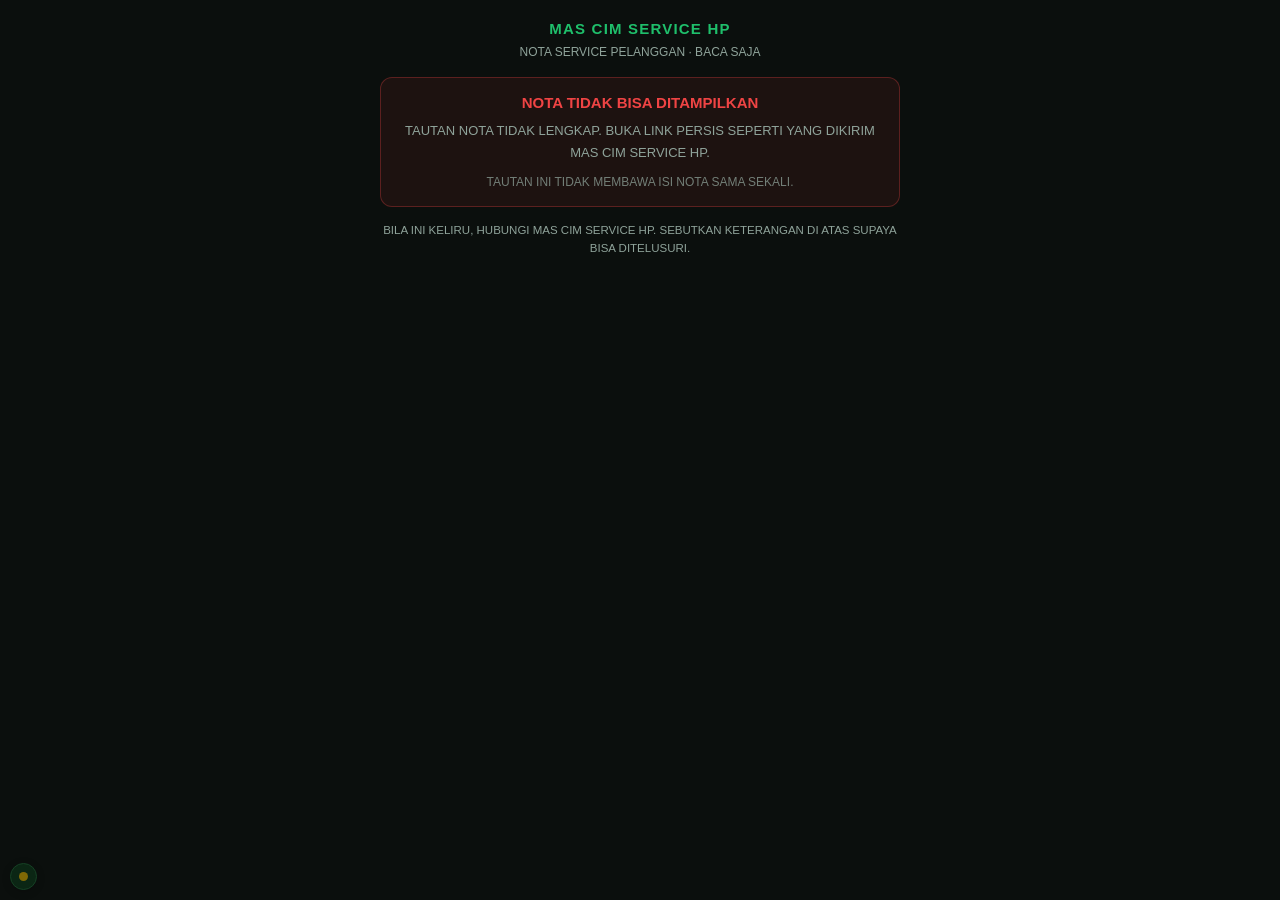
<file: nota.html>
<!DOCTYPE html>
<html lang="id">
<head>
<meta charset="UTF-8">
<meta name="viewport" content="width=device-width, initial-scale=1.0, viewport-fit=cover">
<meta name="theme-color" content="#517da2">
<meta name="robots" content="noindex, nofollow">
<title>Nota Service — Mas Cim Service HP</title>
<link rel="stylesheet" href="assets/css/style.css?v=20261022c">
</head>
<body>

<!--
  Halaman nota pelanggan yang dibuka dari link.

  Dua jenis tautan yang bisa dibuka di sini:
    1. LINK MANDIRI  (#/s/<data>) - isi nota ikut di dalam tautannya, jadi
       bisa dibuka dari HP mana pun, jaringan apa pun, tanpa server. Isinya
       sudah disaring sejak dibuat (lihat encodePublicNote di mascim-local.js).
    2. LINK TOKEN    (#/nota/<token>) - isinya dibaca dari perangkat tempat
       nota dibuat, dan bisa dicabut pemiliknya.

  Dua sifat yang dijaga di halaman ini:
    1. BACA SAJA. Tidak ada tombol yang bisa mengubah data apa pun, dan
       halaman ini tidak memuat modul aplikasi (Store/Tx/Mascim UI), jadi
       tidak ada jalan untuk menulis dari sini.
    2. TEPAT ISI YANG BOLEH. Yang ditampilkan hanya field yang sudah
       diizinkan keluar. PIN/pola layar, modal sparepart, Dana Bank, dan
       catatan internal tidak pernah ikut - baik di link token maupun di
       link mandiri.
-->
<div class="mc-public">
  <div class="mc-public-box">
    <div class="mc-public-brand">MAS CIM SERVICE HP</div>
    <div class="mc-public-sub">Nota Service Pelanggan &middot; baca saja</div>
    <div class="mc-public-box-body">
      <p class="mc-hint" id="pLoading">Memuat nota&hellip;</p>
    </div>
  </div>
</div>

<script src="assets/js/mascim-local.js?v=20261029b"></script>
<script src="assets/js/supabase.js?v=20261017s"></script>
<script>
(function () {
  'use strict';

  function esc(s) {
    return String(s == null ? '' : s)
      .replace(/&/g, '&amp;').replace(/</g, '&lt;').replace(/>/g, '&gt;')
      .replace(/"/g, '&quot;').replace(/'/g, '&#39;');
  }
  function rupiah(n) {
    return Number(n || 0).toLocaleString('id-ID');
  }
  function tgl(iso) {
    if (!iso) return '-';
    var d = new Date(iso);
    if (isNaN(d)) return '-';
    return d.toLocaleDateString('id-ID', { day: '2-digit', month: 'long', year: 'numeric' }) +
      ' ' + d.toLocaleTimeString('id-ID', { hour: '2-digit', minute: '2-digit' });
  }
  // Nomor WhatsApp ditampilkan sebagian saja: link nota bisa diteruskan.
  function waSamar(wa) {
    var s = String(wa || '').replace(/[\s-]/g, '');
    if (s.length <= 6) return s;
    return s.slice(0, 5) + '*****' + s.slice(-3);
  }
  function kv(k, v) {
    return '<div class="mc-kv"><span>' + esc(k) + '</span><b>' + esc(v) + '</b></div>';
  }

  function body() { return document.querySelector('.mc-public-box-body'); }

  function gagal(pesan) {
    // Bedakan sebab gagalnya supaya laporan dari pelanggan langsung
    // mengarah ke masalahnya, bukan sekadar "link rusak".
    var alamat = String(window.location.href || '');
    var p1 = alamat.split('#')[0];
    var tanya = p1.indexOf('?') >= 0 ? p1.slice(p1.indexOf('?') + 1) : '';
    var keterangan;
    if (!tanya) {
      keterangan = 'Tautan ini tidak membawa isi nota sama sekali.';
    } else {
      var nama = tanya.split('=')[0];
      var nilai = tanya.split('=').slice(1).join('=');
      keterangan = 'Bagian "' + nama + '" berisi ' + nilai.length +
        ' karakter' + (nilai.length < 20 ? ', seharusnya jauh lebih panjang.' : '.');
    }
    body().innerHTML =
      '<div class="mc-noterevoked" style="margin-top:8px">' +
        '<b>Nota tidak bisa ditampilkan</b>' +
        '<span>' + esc(pesan) + '</span>' +
        '<span style="display:block;margin-top:10px;font-size:12px;opacity:.75">' +
          esc(keterangan) + '</span></div>' +
      '<p class="mc-public-foot">Bila ini keliru, hubungi Mas Cim Service HP. ' +
        'Sebutkan keterangan di atas supaya bisa ditelusuri.</p>';
  }

  // Isi nota. Sengaja dibangun ulang di sini (bukan memakai modul UI) supaya
  // halaman ini benar-benar terpisah dari aplikasi internal: tidak ada kode
  // yang bisa ikut MEMUAT data di luar daftar putih di bawah.
  /* Isi nota yang dilihat pelanggan.

       Hanya delapan hal ini yang boleh muncul:
         no. nota, nama, WhatsApp, unit, penanganan, total biaya,
         garansi, tanggal pengambilan.

       PENTING: harga part / modal sparepart TIDAK PERNAH ikut. Yang tampil
       dari sparepart juga dihapus supaya tidak ada yang bisa disalahartikan
       sebagai harga. */
  function htmlNota(n) {
      var h = '<div class="mc-note-doc">';
      h += '<div class="mc-note-doc-head">' +
        '<div><span>Nota Service</span><b>#' + esc(n.numberLabel) + '</b></div>' +
      '</div>';

      h += '<div class="mc-sec">Pelanggan &amp; Unit</div>' +
        kv('Nama', n.customerName) +
        kv('Unit', n.device) +
        (n.whatsapp ? kv('WhatsApp', waSamar(n.whatsapp)) : '');

      h += '<div class="mc-sec">Penanganan</div>' +
        kv('Penanganan akhir', n.handling || 'Tidak ada penanganan tambahan');

      h += '<div class="mc-sec">Biaya &amp; Garansi</div>' +
        '<div class="mc-money big"><div><span>Total Biaya</span><b>' + rupiah(n.totalCost) + '</b></div></div>' +
        // Metode pembayaran ikut ditampilkan sebagai bukti konkret untuk
        // laporan admin. Nota lama yang belum punya metode tetap tampil
        // lengkap; hanya baris ini yang kosong.
        (n.paymentMethod
          ? kv('Metode Pembayaran', n.paymentMethod) +
            kv('Status Pembayaran', n.paidAt ? 'Lunas · ' + tgl(n.paidAt) : 'Belum lunas')
          : '') +
        kv('Masa Garansi', n.warrantyDays + ' hari · berlaku sampai ' + tgl(n.warrantyUntil)) +
        kv('Tanggal Pengambilan', n.takenAt ? tgl(n.takenAt) : 'Belum diambil');

      // Nomor pusat pengirim. Pelanggan menghubungi nomor usaha yang
      // tetap, bukan nomor admin yang kebetulan mengirim tautan.
      if (n.pusatTelp) {
        h += '<div class="mc-sec">Kontak</div>' +
          kv('Pengirim nota', (n.usahaNama || 'Mas Cim Service HP')) +
          kv('Nomor pusat', n.pusatTelp);
      }

      h += '</div>';
      return h;
    }

  // Nomor tujuan WhatsApp adalah nomor pusat, bukan nomor pelanggan.
  function waPusat(n) {
    var nomor = String(n.pusatTelp || '').replace(/[^0-9]/g, '');
    if (nomor.charAt(0) === '0') nomor = '62' + nomor.slice(1);
    var teks = 'Halo ' + (n.usahaNama || 'Mas Cim Service HP') +
      ', saya pelanggan Nota Service #' + n.numberLabel +
      (n.device ? ' (' + n.device + ')' : '') + '.';
    return 'https://wa.me/' + nomor + '?text=' + encodeURIComponent(teks);
  }

  function tampil(n) {
    if (n.revoked) {
      gagal('Link nota ini sudah dicabut oleh Mas Cim Service HP, jadi isinya tidak lagi ditampilkan.');
      return;
    }
    // Kedaluwarsa checked server, jadi tidak bisa dilewati dengan
    // Memoctor. Non Garansi punya expires_at kosong dan tidak pernah
    // masuk ke sini.
    if (n.expired) {
      gagal('Masa berlaku nota ini sudah habis. Hubungi Mas Cim Service HP bila masih ada yang perlu ditanyakan.');
      return;
    }
    var h = '<div class="mc-pad">' + htmlNota(n) + '</div>';
    h += '<div class="mc-public-actions">' +
      (n.pusatTelp
        ? '<a class="mc-primary mc-publik-wa" href="' + waPusat(n) + '" '
          + 'target="_blank" rel="noopener">Hubungi via WhatsApp</a>'
        : '') +
      '<button class="mc-primary" id="pPrint">Cetak / PDF</button>' +
    '</div>';
    // Masa berlaku tautan dinyatakan terbuka supaya pelanggan tidak
    // bingung mengira nota sudah hilang.
    h += '<p class="mc-public-foot">Nota ini bersifat baca saja. ' +
      'Masa garansi berlaku ' + n.warrantyDays + ' hari sejak tanggal terbit.' +
      (n.linkUntil ? ' Tautan ini berlaku sampai ' + tgl(n.linkUntil) + '.' : '') +
      '</p>';
    body().innerHTML = h;
    var b = document.getElementById('pPrint');
    if (b) b.addEventListener('click', function () { window.print(); });
  }

  // Token diambil dari hash (#/nota/<token>) supaya URL tetap bersih.
  function tokenDariUrl() {
    var h = String(window.location.hash || '');
    var m = h.match(/#\/nota\/([A-Za-z0-9_-]+)/);
    if (m) return m[1];
    var q = String(window.location.search || '').match(/[?&]t=([A-Za-z0-9_-]+)/);
    return q ? q[1] : '';
  }

  // Tautan mandiri: isi nota ikut di dalam URL (#/s/<data>), jadi halaman ini
  // bisa menampilkannya tanpa data dari perangkat mana pun. Dipakai supaya
  // nota garansi tetap bisa dibuka dari HP mana pun.
  function mandiriDariUrl() {
    var h = String(window.location.hash || '');
    var m = h.match(/#\/s\/([A-Za-z0-9_-]+)/);
    if (m) return m[1];
    var q = String(window.location.search || '').match(/[?&]s=([A-Za-z0-9_-]+)/);
    return q ? q[1] : '';
  }

  function isUUID(str) {
    return /^[0-9a-f]{8}-[0-9a-f]{4}-[0-9a-f]{4}-[0-9a-f]{4}-[0-9a-f]{12}$/i.test(String(str || '').trim());
  }

  function muat() {
    var mandiri = mandiriDariUrl();
    if (mandiri) {
      if (!window.MascimLocal) { gagal('Mesin data tidak termuat.'); return; }
      try {
        tampil(window.MascimLocal.decodePublicNote(mandiri));
      } catch (e) {
        gagal(e && e.message ? e.message : 'Tautan nota tidak terbaca.');
      }
      return;
    }
    var token = tokenDariUrl();
    if (!token) {
      gagal('Tautan nota tidak lengkap. Buka link persis seperti yang dikirim Mas Cim Service HP.');
      return;
    }

    // Jika token bukan UUID (format lama): jangan query Supabase agar tidak melempar 22P02
    if (!isUUID(token)) {
      if (window.MascimLocal) {
        try {
          tampil(window.MascimLocal.getPublicNoteByToken(token));
          return;
        } catch (eLoc) {}
      }
      gagal('Tautan nota ini menggunakan format sebelum pembaruan sistem. ' +
        'Silakan hubungi Mas Cim Service HP untuk mendapatkan link nota terbaru.');
      return;
    }

    // Sumber pertama: Supabase (Token UUID valid). Berisi nota lengkap dan tidak bergantung
    // pada perangkat mana pun, jadi pelanggan cukup punya tautannya.
    if (window.Supa && window.Supa.ambilNota) {
      tampilWait();
      window.Supa.ambilNota(token).then(function (b) {
        tampil(dariBaris(b));
      }).catch(function (e) {
        // Server tidak bisa dihubungi, atau nota belum sinkron ke server.
        // Coba perangkat lokal ini sebagai cadangan.
        if (window.MascimLocal) {
          try {
            tampil(window.MascimLocal.getPublicNoteByToken(token));
            return;
          } catch (e2) { /* lanjut ke pesan gagal */ }
        }
        gagal(e && e.message ? e.message : 'Nota tidak ditemukan.');
      });
      return;
    }

    if (!window.MascimLocal) { gagal('Mesin data tidak termuat.'); return; }
    try {
      tampil(window.MascimLocal.getPublicNoteByToken(token));
    } catch (e) {
      gagal(e && e.message ? e.message : 'Nota tidak ditemukan.');
    }
  }

  // Bentuk nota dari baris Supabase. Hanya kolom putih yang dipakai,
  // jadi tidak ada harga part atau modal yang bisa bocor.
  function dariBaris(b) {
    var hari = Number(b.warranty_days || 0);
    return {
      numberLabel: nomer(b.no_nota),
      token: b.token,
      customerName: b.customer_name || '',
      whatsapp: b.whatsapp || '',
      device: b.device || '',
      complaint: b.complaint || '',
      intakeCondition: b.intake_condition || '',
      handling: b.handling || '',
      totalCost: Number(b.total_cost || 0),
      paymentMethod: b.payment_method || '',
      paidAt: b.paid_at || '',
      warrantyLabel: b.warranty || 'Non Garansi',
      warrantyDays: hari,
      warrantyUntil: b.warranty_until || '',
      takenAt: b.taken_at || '',
      revoked: !!b.dicabut,
      expired: !!(b.expires_at && new Date(b.expires_at).getTime() < Date.now()),
      // Nomor pusat dan nama usaha ikut memakai bawaan supaya halaman nota
      // yang dilayani server juga punya tombol menghubungi.
      pusatTelp: window.MascimLocal
        ? window.MascimLocal.NOTA_TELP_PUSAT : '08976990006',
      usahaNama: window.MascimLocal
        ? window.MascimLocal.NOTA_NAMA_USAHA : 'Mas Cim Service HP',
      // Masa berlaku tautan mengikuti masa garansi yang tersimpan di server.
      linkUntil: b.expires_at || b.warranty_until || ''
    };
  }

  function nomer(v) {
    var n = String(Number(v || 0));
    while (n.length < 4) n = '0' + n;
    return n;
  }

  function tampilWait() {
    var d = body();
    if (!d) return;
    d.innerHTML = '<p class="mc-empty">Memuat nota dari server...</p>';
  }

  if (document.readyState === 'loading') {
    document.addEventListener('DOMContentLoaded', muat);
  } else {
    muat();
  }
})();
</script>
</body>
</html>
</file>
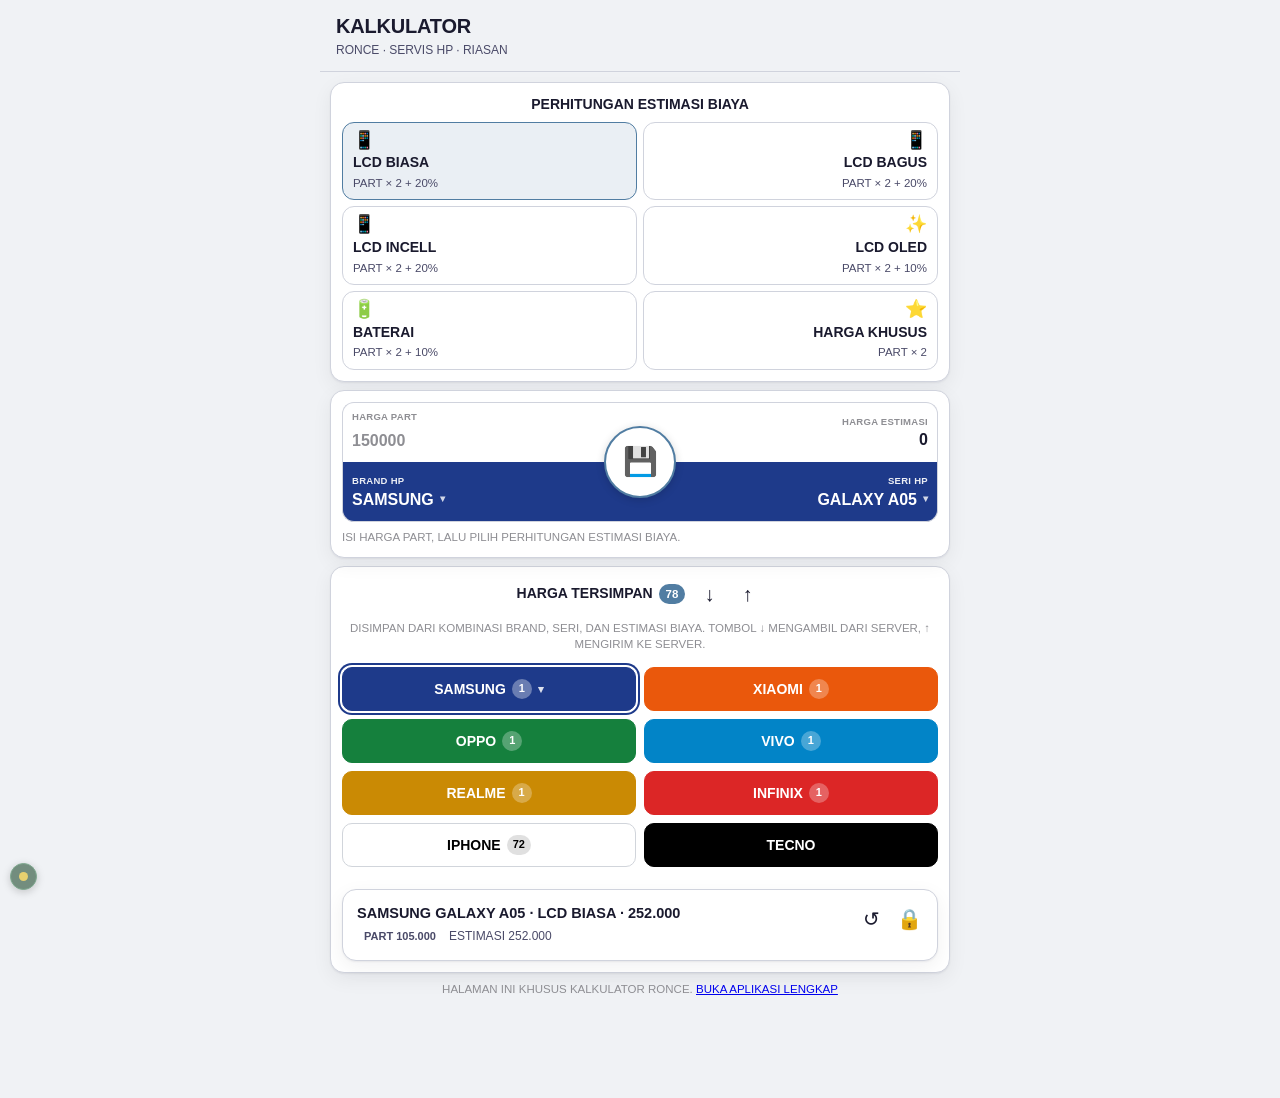
<file: ronce.html>
<!DOCTYPE html>
<html lang="id">
<head>
<meta charset="UTF-8">
<meta name="viewport" content="width=device-width, initial-scale=1.0, maximum-scale=1.0, user-scalable=no, viewport-fit=cover">
<meta name="theme-color" content="#517da2">
<title>Kalkulator — Project Nava</title>
<script src="https://telegram.org/js/telegram-web-app.js"></script>
<link rel="stylesheet" href="assets/css/style.css?v=20261105b">
<style>
/* Fallback CSS variables untuk halaman standalone */
:root {
  --text: #1a1a2e;
  --text-2: #4a4a68;
  --text-3: #8a8aa3;
  --bg: #f0f2f5;
  --bg-2: #ffffff;
  --bg-3: #e8eaf0;
  --line: #d0d3dd;
  --accent: #517da2;
  --accent-2: #3a5f7d;
  --danger: #e74c3c;
  --success: #27ae60;
  --tap: #ffffff;
}
@media (prefers-color-scheme: dark) {
  :root {
    --text: #e8eaf0;
    --text-2: #b0b3c0;
    --text-3: #7a7d8a;
    --bg: #12121e;
    --bg-2: #1e1e2e;
    --bg-3: #2a2a3e;
    --line: #3a3a4e;
    --accent: #6ba3d6;
    --accent-2: #4a8ab5;
    --tap: #1e1e2e;
  }
}
/* Fix dropdown putih */
.sel-wrap select {
  color: var(--text) !important;
  background: var(--bg-2, var(--tap)) !important;
}
</style>
</head>
<body>

<div id="app">
  <!-- ============ HEADER ============ -->
  <header class="topbar">
    <div class="topbar-title">
      <h1 id="pageTitle">Kalkulator</h1>
      <span id="pageSub" class="muted">RONCE &middot; SERVIS HP &middot; RIASAN</span>
    </div>
  </header>

  <!-- ============ KALKULATOR (satu-satunya view) ============ -->
  <section id="view-service" class="view active">
    <!-- ===== Perhitungan estimasi biaya ===== -->
    <div class="card">
      <div class="list-head tight">
        <strong>Perhitungan estimasi biaya</strong>
      </div>
      <div id="kRules" class="k-rules"></div>
    </div>

    <!-- ===== Panel ringkas: 4 tombol isian + tombol simpan bulat ===== -->
    <div class="card k-panel-card">
      <div class="k-edit-note hidden" id="kEditNote" aria-hidden="true">
        <span>Sedang mengedit: <b id="kEditName">&mdash;</b></span>
        <button type="button" class="icon-btn sm" id="kEditCancel" title="Batal edit" aria-label="Batal edit">&#10005;</button>
      </div>

      <div class="k-quad">
        <div class="q-tile q-part">
          <span class="q-lbl">Harga part</span>
          <input type="text" id="kPart" inputmode="numeric" placeholder="150000">
        </div>

        <div class="q-tile q-est">
          <span class="q-lbl">Harga estimasi</span>
          <div class="q-val" id="kEst">0</div>
        </div>

        <div class="q-tile q-brand">
          <span class="q-lbl">Brand HP</span>
          <button type="button" class="q-pick" id="kBrandPick" aria-haspopup="listbox" aria-expanded="false">
            <span id="kBrandVal">Samsung</span>
            <span class="q-pick-caret" aria-hidden="true">&#9662;</span>
          </button>
          <select id="kBrand" class="q-sr" aria-label="Brand HP" tabindex="-1"></select>
        </div>

        <div class="q-tile q-series">
          <span class="q-lbl">Seri HP</span>
          <button type="button" class="q-pick q-pick-right" id="kSeriesPick" aria-haspopup="listbox" aria-expanded="false">
            <span id="kSeriesVal">&mdash;</span>
            <span class="q-pick-caret" aria-hidden="true">&#9662;</span>
          </button>
          <select id="kSeries" class="q-sr" aria-label="Seri HP" tabindex="-1"></select>
          <input type="text" id="kSeriesEdit" class="hidden" aria-hidden="true"
                 placeholder="Nama seri HP" aria-label="Edit nama seri HP">
        </div>

        <button id="kSaveTpl" class="q-save" type="button" title="Simpan harga" aria-label="Simpan harga"></button>
      </div>

      <p class="hint xs" id="kFormulaOut">Isi harga part, lalu pilih perhitungan estimasi biaya.</p>

      <div class="k-in-row hidden" id="kBrandName" aria-hidden="true" tabindex="-1">
        <label class="field k-in-half">
          <span class="lbl">Brand manual</span>
          <input type="text" id="kBrandNameInput" placeholder="Contoh: Advan, Evercoss, dll">
        </label>
        <label class="field k-in-half">
          <span class="lbl">Seri manual</span>
          <input type="text" id="kSeriesNameInput" placeholder="Contoh: S50, A57, dll">
        </label>
      </div>
      <input type="text" id="kName" class="hidden" aria-hidden="true" tabindex="-1" placeholder="Ketik seri HP di sini…">
      <div class="k-suggest hidden" id="kSeriesSuggest" aria-hidden="true" role="listbox"></div>
      <div class="k-suggest hidden" id="kPickList" aria-hidden="true" role="listbox"></div>
    </div>

    <!-- ===== Harga tersimpan ===== -->
    <div class="card">
      <div class="list-head tight">
        <strong>Harga tersimpan <span class="tpl-total" id="kTotalTpl">0</span></strong>
      </div>
      <p class="hint xs">Disimpan dari kombinasi brand, seri, dan estimasi biaya. Tombol
        <b>&darr;</b> mengambil dari server, <b>&uarr;</b> mengirim ke server.</p>
      <div id="tplList" class="list"></div>
    </div>

    <p class="hint xs" style="text-align:center;margin:6px 0 18px">
      Halaman ini khusus Kalkulator Ronce.
      <a href="index.html">Buka aplikasi lengkap</a>
    </p>
  </section>

  <div id="toast" class="toast hidden"></div>
</div>

<!-- Dependencies: calc.js butuh Store, TG, App dulu -->
<script src="assets/js/store.js?v=20261021a"></script>
<script src="assets/js/tg.js"></script>
<script src="assets/js/app.js?v=20261105b"></script>
<script src="assets/js/supabase.js?v=20261017s"></script>
<script src="assets/js/calc.js?v=20261022a"></script>
<script src="assets/js/calc-sync.js?v=20261021d"></script>

<script>
// Auto-init kalkulator (sama seperti Kalkulator Service HP)
window.addEventListener('DOMContentLoaded', function() {
  if (window.CalcUI) window.CalcUI.init();
  if (window.Telegram && window.Telegram.WebApp) {
    window.Telegram.WebApp.ready();
    window.Telegram.WebApp.expand();
  }
});
</script>
</body>
</html>
</file>
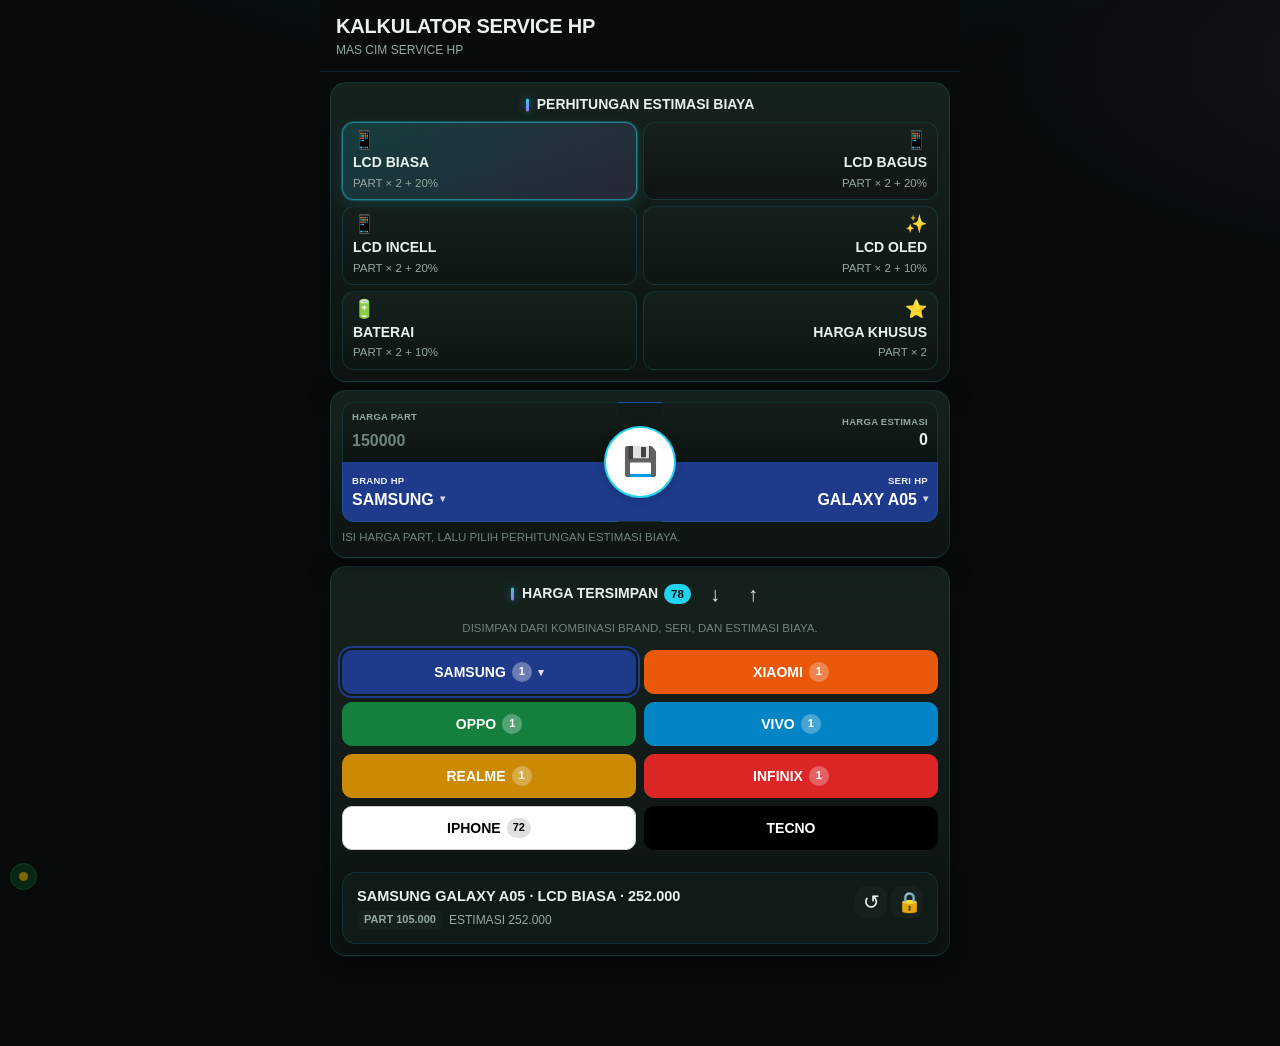
<file: service.html>
<!DOCTYPE html>
<html lang="id">
<head>
<meta charset="UTF-8">
<meta name="viewport" content="width=device-width, initial-scale=1.0, maximum-scale=1.0, user-scalable=no, viewport-fit=cover">
<meta name="theme-color" content="#517da2">
<title>Kalkulator Service HP — Project Nava</title>
<script src="https://telegram.org/js/telegram-web-app.js"></script>
<link rel="stylesheet" href="assets/css/style.css?v=20261105b">
<style>
/* Fallback CSS variables untuk halaman standalone */
:root {
  --text: #1a1a2e;
  --text-2: #4a4a68;
  --text-3: #8a8aa3;
  --bg: #f0f2f5;
  --bg-2: #ffffff;
  --bg-3: #e8eaf0;
  --line: #d0d3dd;
  --accent: #517da2;
  --accent-2: #3a5f7d;
  --danger: #e74c3c;
  --success: #27ae60;
  --tap: #ffffff;
}
@media (prefers-color-scheme: dark) {
  :root {
    --text: #e8eaf0;
    --text-2: #b0b3c0;
    --text-3: #7a7d8a;
    --bg: #12121e;
    --bg-2: #1e1e2e;
    --bg-3: #2a2a3e;
    --line: #3a3a4e;
    --accent: #6ba3d6;
    --accent-2: #4a8ab5;
    --tap: #1e1e2e;
  }
}
/* Fix dropdown putih */
.sel-wrap select {
  color: var(--text) !important;
  background: var(--bg-2, var(--tap)) !important;
}
</style>
</head>
<body class="fx-kalk">

<div id="app">
  <!-- ============ HEADER ============ -->
  <header class="topbar">
    <div class="topbar-title">
      <h1 id="pageTitle">Kalkulator Service HP</h1>
      <span id="pageSub" class="muted">MAS CIM SERVICE HP</span>
    </div>
  </header>

  <!-- ============ KALKULATOR SERVICE HP (only view) ============ -->
  <section id="view-service" class="view active">
    <!-- ===== Perhitungan estimasi biaya — posisi paling atas ===== -->
    <div class="card">
      <div class="list-head tight">
        <strong>Perhitungan estimasi biaya</strong>
      </div>
      <div id="kRules" class="k-rules"></div>
    </div>

    <!-- ===== Panel ringkas: 4 tombol isian + tombol simpan bulat di tengah ===== -->
    <div class="card k-panel-card">
      <!-- Penanda mode edit: muncul setelah tombol &#8634; di daftar harga dipakai -->
      <div class="k-edit-note hidden" id="kEditNote" aria-hidden="true">
        <span>Sedang mengedit: <b id="kEditName">&mdash;</b></span>
        <button type="button" class="icon-btn sm" id="kEditCancel" title="Batal edit" aria-label="Batal edit">&#10005;</button>
      </div>

      <div class="k-quad">
        <div class="q-tile q-part">
          <span class="q-lbl">Harga part</span>
          <input type="text" id="kPart" inputmode="numeric" placeholder="150000">
        </div>

        <div class="q-tile q-est">
          <span class="q-lbl">Harga estimasi</span>
          <div class="q-val" id="kEst">0</div>
        </div>

        <div class="q-tile q-brand">
          <span class="q-lbl">Brand HP</span>
          <!-- Tombol pemilih sendiri (bukan dropdown bawaan browser) supaya
               warnanya diatur aplikasi: bug "dropdown putih" tidak bisa muncul. -->
          <button type="button" class="q-pick" id="kBrandPick" aria-haspopup="listbox" aria-expanded="false">
            <span id="kBrandVal">Samsung</span>
            <span class="q-pick-caret" aria-hidden="true">&#9662;</span>
          </button>
          <select id="kBrand" class="q-sr" aria-label="Brand HP" tabindex="-1"></select>
        </div>

        <div class="q-tile q-series">
          <span class="q-lbl">Seri HP</span>
          <button type="button" class="q-pick q-pick-right" id="kSeriesPick" aria-haspopup="listbox" aria-expanded="false">
            <span id="kSeriesVal">&mdash;</span>
            <span class="q-pick-caret" aria-hidden="true">&#9662;</span>
          </button>
          <select id="kSeries" class="q-sr" aria-label="Seri HP" tabindex="-1"></select>
          <!-- Muncul saat mode edit: nama seri langsung diketik di kotak ini -->
          <input type="text" id="kSeriesEdit" class="hidden" aria-hidden="true"
                 placeholder="Nama seri HP" aria-label="Edit nama seri HP">
        </div>

        <button id="kSaveTpl" class="q-save" type="button" title="Simpan harga" aria-label="Simpan harga"></button>
      </div>

      <p class="hint xs" id="kFormulaOut">Isi harga part, lalu pilih perhitungan estimasi biaya.</p>

      <!-- Input manual: muncul saat pilih "Lainnya…" -->
      <div class="k-in-row hidden" id="kBrandName" aria-hidden="true" tabindex="-1">
        <label class="field k-in-half">
          <span class="lbl">Brand manual</span>
          <input type="text" id="kBrandNameInput" placeholder="Contoh: Advan, Evercoss, dll">
        </label>
        <label class="field k-in-half">
          <span class="lbl">Seri manual</span>
          <input type="text" id="kSeriesNameInput" placeholder="Contoh: S50, A57, dll">
        </label>
      </div>
      <input type="text" id="kName" class="hidden" aria-hidden="true" tabindex="-1" placeholder="Ketik seri HP di sini…">
      <!-- Hasil pencarian lokal dari harga tersimpan (muncul saat mengetik seri) -->
      <div class="k-suggest hidden" id="kSeriesSuggest" aria-hidden="true" role="listbox"></div>
      <!-- Daftar pilihan brand/seri (dropdown buatan sendiri) -->
      <div class="k-suggest hidden" id="kPickList" aria-hidden="true" role="listbox"></div>
    </div>

    <!-- ===== Harga tersimpan ===== -->
    <div class="card">
      <div class="list-head tight">
        <strong>Harga tersimpan <span class="tpl-total" id="kTotalTpl">0</span></strong>
      </div>
      <p class="hint xs">Disimpan dari kombinasi brand, seri, dan estimasi biaya.</p>
      <div id="tplList" class="list"></div>
    </div>

  </section>

  <!-- Toast konfirmasi: WAJIB ada, dipakai App.toast() untuk memberi tahu
       bahwa harga berhasil disimpan. Tanpa elemen ini semua pesan
       konfirmasi gagal tampil di halaman ini. -->
  <div id="toast" class="toast hidden"></div>
</div>

<!-- Dependencies: calc.js butuh Store, TG, App dulu -->
<script src="assets/js/store.js?v=20261021a"></script>
<script src="assets/js/tg.js"></script>
<script src="assets/js/app.js?v=20261105b"></script>
<script src="assets/js/supabase.js?v=20261017s"></script>
<script src="assets/js/calc.js?v=20261022a"></script>
<script src="assets/js/calc-sync.js?v=20261021d"></script>

<script>
// Auto-init kalkulator service HP
window.addEventListener('DOMContentLoaded', function() {
  if (window.CalcUI) {
    window.CalcUI.init();
  }
  // Telegram: expand to full height
  if (window.Telegram && window.Telegram.WebApp) {
    window.Telegram.WebApp.ready();
    window.Telegram.WebApp.expand();
  }
});
</script>
</body>
</html>
</file>
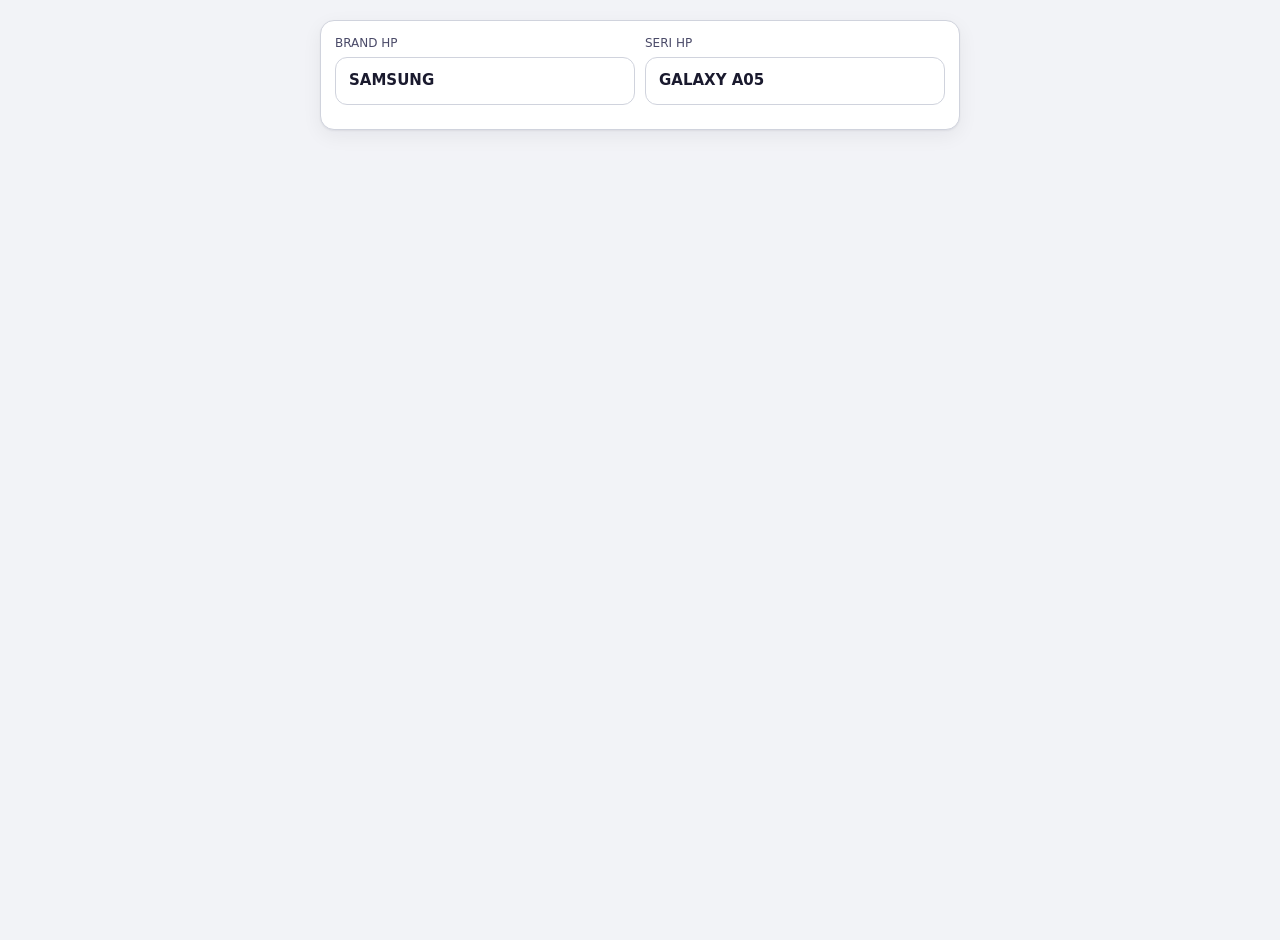
<file: test.html>
<!DOCTYPE html>
<html lang="id">
<head>
<meta charset="UTF-8">
<meta name="viewport" content="width=device-width, initial-scale=1.0">
<title>Test Kalkulator Service HP</title>
<link rel="stylesheet" href="assets/css/style.css?v=20261015a">
<style>
:root {
  --text: #1a1a2e;
  --bg-2: #ffffff;
  --tap: #ffffff;
  --line: #d0d3dd;
  --accent: #517da2;
  --bg-3: #e8eaf0;
  --text-2: #4a4a68;
}
body { padding: 20px; font-family: system-ui, sans-serif; }
.test-result {
  position: fixed;
  top: 20px;
  left: 50%;
  transform: translateX(-50%);
  padding: 20px 30px;
  border-radius: 16px;
  font-size: 20px;
  font-weight: 700;
  z-index: 99999;
  box-shadow: 0 4px 20px rgba(0,0,0,.2);
  text-align: center;
  max-width: 90vw;
}
.test-pass { background: #22c55e; color: #fff; }
.test-fail { background: #ef4444; color: #fff; }
.test-info {
  background: #f0f2f5;
  padding: 15px;
  border-radius: 12px;
  margin: 15px 0;
  font-size: 14px;
  line-height: 1.6;
  word-break: break-all;
}
.test-info code {
  background: #e2e8f0;
  padding: 2px 6px;
  border-radius: 4px;
  font-size: 12px;
}
</style>
</head>
<body>

<div id="testResult" class="test-result" style="display:none"></div>

<div id="app">
  <div class="card">
    <div class="k-in-row">
      <label class="field k-in-half">
        <span class="lbl">Brand HP</span>
        <div class="sel-wrap">
          <select id="kBrand" aria-label="Brand HP"></select>
        </div>
      </label>
      <label class="field k-in-half">
        <span class="lbl">Seri HP</span>
        <div class="sel-wrap">
          <select id="kSeries" aria-label="Seri HP"></select>
        </div>
      </label>
    </div>
    <div class="k-in-row hidden" id="kBrandName" aria-hidden="true" tabindex="-1">
      <label class="field k-in-half">
        <span class="lbl">Brand manual</span>
        <input type="text" id="kBrandNameInput" placeholder="Brand manual">
      </label>
      <label class="field k-in-half">
        <span class="lbl">Seri manual</span>
        <input type="text" id="kSeriesNameInput" placeholder="Seri manual">
      </label>
    </div>
    <input type="text" id="kName" class="hidden" placeholder="Seri manual">
  </div>
</div>

<script src="assets/js/store.js"></script>
<script src="assets/js/tg.js"></script>
<script src="assets/js/app.js"></script>
<script src="assets/js/calc.js"></script>
<script>
window.addEventListener('DOMContentLoaded', function() {
  if (window.CalcUI) {
    window.CalcUI.init();
  }
  
  // Test otomatis setelah 1 detik
  setTimeout(function() {
    var kSeries = document.getElementById('kSeries');
    var kName = document.getElementById('kName');
    var resultDiv = document.getElementById('testResult');
    
    // Info sebelum test
    var infoBefore = 'Opsi di dropdown Seri: ' + kSeries.options.length + '<br>';
    infoBefore += 'Isi dropdown: <code>' + kSeries.innerHTML.replace(/</g,'&lt;') + '</code><br>';
    infoBefore += 'kName display sebelum: <code>' + (kName.style.display || '(kosong)') + '</code><br>';
    infoBefore += 'kName hidden sebelum: <code>' + kName.classList.contains('hidden') + '</code>';
    
    // Simulasi klik "Lainnya…"
    kSeries.value = '__custom__';
    kSeries.dispatchEvent(new Event('change'));
    
    // Cek hasil
    var isVisible = kName.offsetParent !== null && kName.style.display !== 'none';
    var isHidden = kName.classList.contains('hidden');
    
    var infoSetelah = 'kName display setelah: <code>' + (kName.style.display || '(kosong)') + '</code><br>';
    infoSetelah += 'kName hidden setelah: <code>' + isHidden + '</code><br>';
    infoSetelah += 'kName offsetParent: <code>' + (kName.offsetParent ? 'ADA' : 'NULL') + '</code>';
    
    if (isVisible && !isHidden) {
      resultDiv.className = 'test-result test-pass';
      resultDiv.innerHTML = '✅ BERHASIL!<br><small>Kolom input muncul saat pilih Lainnya…</small>';
    } else {
      resultDiv.className = 'test-result test-fail';
      resultDiv.innerHTML = '❌ GAGAL!<br><small>Kolom input tidak muncul</small>';
    }
    resultDiv.style.display = 'block';
    
    // Tampilkan info detail di halaman
    var infoDiv = document.createElement('div');
    infoDiv.className = 'test-info';
    infoDiv.innerHTML = '<strong>Sebelum klik:</strong><br>' + infoBefore + '<br><strong>Setelah klik:</strong><br>' + infoSetelah;
    document.body.appendChild(infoDiv);
  }, 1000);
});
</script>
</body>
</html>
</file>
<file: assets/css/style.css>
/* =========================================================
   Project Nava  Telegram Mini App (Cashflow MVP)
   Tema mengikuti Telegram (themeParams), fallback untuk browser biasa
   ========================================================= */

:root{
  --mc-bg:#0b0f0d;
  --mc-card:#141a17;
  --mc-card2:#1b231f;
  --mc-line:#26302b;
  --mc-txt:#e8f0ec;
  --mc-txt2:#8fa39a;
  --mc-grn:#1fbf6b;
  --mc-grn-d:#0e8f4b;
  --mc-red:#e5484d;
  --mc-org:#f08c35;
  --bg:            #f2f3f7;
  --bg-elev:       #ffffff;
  --text:          #0f0f0f;
  --text-2:        #707579;
  --hint:          #8e8e93;
  --line:          rgba(0,0,0,.08);
  --accent:        #2f6fed;
  --accent-text:   #ffffff;
  --danger:        #e5484d;
  --success:       #12a150;
  --warn:          #f5a524;
  --shadow:        0 1px 2px rgba(16,24,40,.06), 0 6px 20px rgba(16,24,40,.06);
  --radius:        14px;
  --tap:           rgba(0,0,0,.05);
  --nav-h:         64px;
  --sat:           env(safe-area-inset-top, 0px);
  --sab:           env(safe-area-inset-bottom, 0px);
}

/* Dark theme  otomatis saat sistem gelap ATAU variabel Telegram gelap */
@media (prefers-color-scheme: dark){
  :root:not(.light){ --bg:#0f1114; --bg-elev:#1a1d21; --text:#f2f3f7; --text-2:#9aa0a6;
    --hint:#8e8e93; --line:rgba(255,255,255,.09); --tap:rgba(255,255,255,.06);
    --shadow: 0 1px 2px rgba(0,0,0,.4), 0 8px 24px rgba(0,0,0,.35); }
}
:root.dark{
  --bg:#0f1114; --bg-elev:#1a1d21; --text:#f2f3f7; --text-2:#9aa0a6;
  --hint:#8e8e93; --line:rgba(255,255,255,.09); --tap:rgba(255,255,255,.06);
  --shadow: 0 1px 2px rgba(0,0,0,.4), 0 8px 24px rgba(0,0,0,.35);
  --success:#30d97a; --danger:#ff6369; --warn:#ffb224;
}

*{ box-sizing:border-box; -webkit-tap-highlight-color:transparent; }
html,body{ margin:0; padding:0; }
body{
  background:var(--bg); color:var(--text);
  font:15px/1.45 -apple-system, BlinkMacSystemFont, "SF Pro Text", "Segoe UI", Roboto, "Helvetica Neue", sans-serif;
  overscroll-behavior-y:contain;
  text-transform:uppercase;   /* semua teks aplikasi huruf besar */
}
h1,h2,h3{ margin:0; font-weight:650; letter-spacing:-.2px; }
button{ font:inherit; color:inherit; }
input,select,textarea{ font:inherit; color:inherit; text-transform:uppercase; }
.hidden{ display:none !important; }
.grow{ flex:1 1 auto; min-width:0; }
.center{ text-align:center; }
.muted{ color:var(--text-2); }
.xs{ font-size:12px; }
.mt{ margin-top:10px; }

/* ---------------- Layout ---------------- */
#app{ max-width:640px; margin:0 auto; min-height:100vh; padding-bottom:calc(var(--nav-h) + var(--sab) + 12px); }

.topbar{
  position:sticky; top:0; z-index:30;
  display:flex; align-items:center; gap:10px;
  padding:calc(var(--sat) + 12px) 16px 12px;
  background:var(--bg);
  border-bottom:1px solid var(--line);
}
.topbar-title{ flex:1; min-width:0; }
.topbar-title h1{ font-size:20px; }
.topbar-title span{ font-size:12px; display:block; margin-top:1px;
  white-space:nowrap; overflow:hidden; text-overflow:ellipsis; }

.icon-btn{
  width:38px; height:38px; flex:0 0 auto; display:grid; place-items:center;
  background:var(--tap); border:0; border-radius:11px; cursor:pointer;
}
.icon-btn:active{ transform:scale(.94); }
.icon-btn.sm{ width:32px; height:32px; font-size:20px; line-height:1; }

.view{ display:none; padding:14px 14px 8px; animation:fade .18s ease; }
.view.active{ display:block; }
@keyframes fade{ from{ opacity:0; transform:translateY(4px);} to{opacity:1;transform:none;} }

.card{
  background:var(--bg-elev); border:1px solid var(--line);
  border-radius:var(--radius); padding:14px; box-shadow:var(--shadow);
  margin-bottom:12px;
}

/* ---------------- Form ---------------- */
.field{ display:block; margin-bottom:10px; }
.field:last-child{ margin-bottom:0; }
.lbl{ display:block; font-size:12px; color:var(--text-2); margin-bottom:5px; font-weight:500; }
input[type=text],input[type=number],input[type=date],input[type=time],select,textarea{
  width:100%; padding:11px 12px; background:var(--bg); color:var(--text);
  border:1px solid var(--line); border-radius:11px; outline:none;
  font-size:16px; /* mencegah auto-zoom di iOS */
}
input:focus,select:focus,textarea:focus{ border-color:var(--accent); }
textarea{ resize:vertical; line-height:1.4; }
input[type=number]{ -moz-appearance:textfield; }
input[type=number]::-webkit-outer-spin-button,
input[type=number]::-webkit-inner-spin-button{ -webkit-appearance:none; margin:0; }
.field-row{ display:flex; gap:10px; align-items:flex-end; }
.field-row > .field{ flex:1 1 0; }

.btn{
  border:0; border-radius:12px; padding:12px 16px; font-weight:600; font-size:15px;
  background:var(--tap); cursor:pointer; display:inline-flex; align-items:center;
  justify-content:center; gap:6px; white-space:nowrap;
}
.btn:active{ transform:scale(.97); }
.btn.block{ width:100%; margin-top:10px; }
.btn.ghost{ background:transparent; border:1px solid var(--line); }
.btn.danger{ color:var(--danger); }
.btn.primary{ background:var(--accent); color:var(--accent-text); }
/* Dua tombol berdampingan. Label panjang + .btn{white-space:nowrap} membuat
   track grid meluber dari kartu (terukur scrollWidth 395px di layar 360px →
   scroll horizontal). minmax(0,1fr) mengizinkan kolom menyusut & teks turun
   baris supaya selalu pas selebar kartu. */
.row-2{ display:grid; grid-template-columns:minmax(0,1fr) minmax(0,1fr); gap:10px; }
.row-2 .btn{ white-space:normal; font-size:13px; padding:12px 8px; line-height:1.2; }

.chip{
  display:inline-flex; align-items:center; gap:6px; padding:10px 12px;
  background:var(--tap); border:1px solid transparent; border-radius:12px;
  font-size:13px; font-weight:600; cursor:pointer;
}
.chip:active{ transform:scale(.96); }
.chip.on{ background:var(--accent); color:var(--accent-text); }
.chip.mic.rec{ background:var(--danger); color:#fff; }
.chips{ display:flex; flex-wrap:wrap; gap:8px; margin-bottom:10px; }
.mini-btn{
  border:0; background:var(--tap); border-radius:9px; padding:7px 10px;
  font-size:12px; font-weight:600; cursor:pointer;
}
.mini-btn.danger{ color:var(--danger); }

/* ---------------- Segmented ---------------- */
.seg{
  display:flex; gap:4px; background:var(--tap); padding:4px;
  border-radius:12px; margin-bottom:12px;
}
.seg-btn{
  flex:1; border:0; background:transparent; border-radius:9px; padding:9px 6px;
  font-size:13px; font-weight:600; color:var(--text-2); cursor:pointer; white-space:nowrap;
}
.seg-btn.active{ background:var(--bg-elev); color:var(--text); box-shadow:0 1px 3px rgba(0,0,0,.12); }
/* Container Tab Statis / Freeze (Sticky di atas saat scroll) */
.kalk-sticky-header{
  position:sticky; top:var(--topbar-h, 64px); z-index:20;
  background:var(--bg); padding:6px 14px 6px; margin-left:-14px; margin-right:-14px;
  margin-bottom:10px; border-bottom:1px solid var(--line);
}
body.mitra-mode .kalk-sticky-header{ top:0; }

/* Tab Utama Kalkulator: Ronce | Servis HP | Riasan (Pewarnaan Khusus) */
#kalkMainTabs{
  overflow-x:hidden;
  flex-wrap:nowrap;
  margin-bottom:8px;
  background:var(--tap);
  padding:4px;
  border-radius:12px;
  display:flex;
  gap:6px;
}
#kalkMainTabs .seg-btn{
  font-size:13px;
  font-weight:700;
  padding:10px 4px;
  flex:1 1 0;
  min-width:0;
  text-align:center;
  border:none;
  border-radius:9px;
  cursor:pointer;
  white-space:nowrap;
  transition:all .18s ease;
}

/* Ronce = Kuning */
#kalkMainTabs .seg-btn[data-ktab="ronce"]{
  color:#d97706;
  background:rgba(245,158,11,.1);
}
#kalkMainTabs .seg-btn[data-ktab="ronce"].active{
  background:linear-gradient(135deg, #fbbf24, #f59e0b);
  color:#1c1917;
  font-weight:800;
  box-shadow:0 2px 8px rgba(245,158,11,.35);
}

/* Servis HP = Hijau */
#kalkMainTabs .seg-btn[data-ktab="servis"]{
  color:#059669;
  background:rgba(16,185,129,.1);
}
#kalkMainTabs .seg-btn[data-ktab="servis"].active{
  background:linear-gradient(135deg, #34d399, #059669);
  color:#ffffff;
  font-weight:800;
  box-shadow:0 2px 8px rgba(16,185,129,.35);
}

/* Riasan = Merah */
#kalkMainTabs .seg-btn[data-ktab="riasan"]{
  color:#dc2626;
  background:rgba(239,68,68,.1);
}
#kalkMainTabs .seg-btn[data-ktab="riasan"].active{
  background:linear-gradient(135deg, #f87171, #dc2626);
  color:#ffffff;
  font-weight:800;
  box-shadow:0 2px 8px rgba(239,68,68,.35);
}

/* Sub-tabs Ronce (Input | Rekap | Setting / Dashboard) */
#ronceTabs{ overflow-x:hidden; flex-wrap:nowrap; margin-top:2px; margin-bottom:8px; }
#ronceTabs .seg-btn{ font-size:12px; padding:8px 4px; flex:1 1 0; min-width:0; white-space:nowrap; overflow:hidden; text-overflow:ellipsis; }

/* Laporan garapan pribadi owner di tab Rekap (ringkas & padat 2 baris) */
.pribadi-card-item{
  padding:8px 12px; background:var(--bg-elev);
  border:1px solid var(--line); border-radius:10px;
  margin-bottom:6px;
}
.pribadi-card-item:last-child{ margin-bottom:0; }
.pribadi-card-row1{
  display:flex; justify-content:space-between; align-items:center; gap:8px;
}
.pribadi-card-title{
  font-weight:700; font-size:13.5px; color:var(--text); overflow-wrap:anywhere;
}
.pribadi-card-jasa{
  font-size:13.5px; font-weight:750; color:var(--accent,#22d3ee); white-space:nowrap;
}
.pribadi-card-row2{
  display:flex; justify-content:space-between; align-items:center; gap:8px;
  margin-top:3px; font-size:11.5px; color:var(--text-2);
}

/* Tombol filter rekap (Belum Lunas, Sudah Lunas, dan Dropdown Mitra) */
.ronce-rekap-filter-bar{
  display:flex; gap:8px; align-items:center; margin-top:8px; margin-bottom:12px; width:100%;
}
.ronce-rekap-filter-bar #ronceFilters,
.ronce-rekap-filter-bar #ronceMitraFilters{
  display:flex; gap:4px; flex-shrink:0;
}
.ronce-rekap-filter-bar .chip{
  padding:7px 12px; font-size:12px; font-weight:600; white-space:nowrap; border-radius:8px;
}
.ronce-rekap-filter-bar #ronceMitraFilterWrap{
  flex:1; min-width:130px;
}
.ronce-rekap-filter-bar select#ronceMitraFilter{
  width:100%; height:34px; padding:4px 8px; font-size:12.5px; font-weight:600;
  border-radius:8px; background:var(--bg-elev); color:var(--text);
  border:1px solid var(--line); outline:none; box-sizing:border-box;
}

/* Filter chip dots */
.chip-dot{
  display:inline-block; width:7px; height:7px; border-radius:50%;
  margin-right:6px; vertical-align:middle;
}
.chip-dot.unpaid{ background:#f59e0b; box-shadow:0 0 6px rgba(245,158,11,.6); }
.chip-dot.paid{ background:#10b981; box-shadow:0 0 6px rgba(16,185,129,.6); }

/* Hero Card Rekap Elegan */
.rekap-hero-card{
  border-radius:16px; padding:16px 18px; margin-bottom:12px;
  background:linear-gradient(145deg, rgba(30,41,59,.75) 0%, rgba(15,23,42,.9) 100%);
  border:1px solid var(--line);
  box-shadow:0 4px 20px rgba(0,0,0,.15);
  position:relative; overflow:hidden;
  transition:all .25s ease;
}
.rekap-hero-card.unpaid{
  border-left:5px solid #f59e0b;
  border-color:rgba(245,158,11,.25);
  box-shadow:0 4px 24px rgba(245,158,11,.08);
}
.rekap-hero-card.paid{
  border-left:5px solid #10b981;
  border-color:rgba(16,185,129,.25);
  box-shadow:0 4px 24px rgba(16,185,129,.08);
}
.rekap-hero-top{
  display:flex; justify-content:space-between; align-items:center; gap:8px; margin-bottom:4px;
}
.rekap-hero-badge{
  font-size:9.5px; font-weight:800; letter-spacing:.06em;
  padding:2px 8px; border-radius:6px;
  background:rgba(255,255,255,.08); color:var(--text-2);
}
.rekap-hero-sub{
  font-size:11px; font-weight:800; letter-spacing:.05em; color:var(--text-2);
}
.rekap-hero-card.unpaid .rekap-hero-sub{ color:#f59e0b; }
.rekap-hero-card.paid .rekap-hero-sub{ color:#10b981; }
.rekap-hero-amt{
  font-size:26px; font-weight:850; font-variant-numeric:tabular-nums;
  margin:4px 0 2px; letter-spacing:-.02em; color:var(--text);
}
.rekap-hero-card.unpaid .rekap-hero-amt{
  color:#fbbf24;
  text-shadow:0 2px 10px rgba(245,158,11,.2);
}
.rekap-hero-card.paid .rekap-hero-amt{
  color:#34d399;
  text-shadow:0 2px 10px rgba(16,185,129,.2);
}
.rekap-hero-meta{
  font-size:11.5px; color:var(--text-2);
}

/* Item baris rekap & garapan berjalan elegan */
.rekap-card-item{
  background:var(--bg-elev); border:1px solid var(--line);
  border-radius:14px; padding:12px 14px; margin-bottom:8px;
  box-shadow:0 2px 8px rgba(0,0,0,.04);
  transition:all .15s ease;
}
.rekap-card-item.is-unpaid{
  border-left:4px solid #f59e0b;
}
.rekap-card-item.is-paid{
  border-left:4px solid #10b981;
}

/* Rekap item card compact 2 baris minimalis (Revisi Khusus) */
.rekap-item-card.compact-2row {
  background: var(--bg-elev);
  border: 1px solid var(--line);
  border-radius: 11px;
  padding: 8px 12px;
  margin-bottom: 6px;
  box-shadow: 0 1px 4px rgba(0, 0, 0, 0.04);
  transition: all .15s ease;
}
.rekap-item-card.compact-2row.is-unpaid {
  border-left: 3.5px solid #f59e0b;
}
.rekap-item-card.compact-2row.is-paid {
  border-left: 3.5px solid #10b981;
}
.rekap-2row-r1 {
  display: flex;
  justify-content: space-between;
  align-items: center;
  gap: 8px;
}
.rekap-2row-r2 {
  display: flex;
  justify-content: space-between;
  align-items: center;
  gap: 8px;
  margin-top: 4px;
}
.rekap-2row-meta {
  display: flex;
  align-items: center;
  gap: 6px;
  flex-wrap: wrap;
  font-size: 11.5px;
  color: var(--text-2);
  min-width: 0;
  overflow: hidden;
  text-overflow: ellipsis;
  white-space: nowrap;
}
.rekap-del-btn {
  font-size: 11px !important;
  padding: 2px 6px !important;
  cursor: pointer;
  border-radius: 6px;
  border: 1px solid rgba(239, 68, 68, 0.25) !important;
  background: rgba(239, 68, 68, 0.08) !important;
  color: #ef4444;
  line-height: 1.2;
  flex-shrink: 0;
}
.rekap-del-btn:hover {
  background: rgba(239, 68, 68, 0.2) !important;
}
.rekap-item-row1{
  display:flex; justify-content:space-between; align-items:flex-start; gap:10px;
}
.rekap-item-title{
  font-weight:700; font-size:14px; color:var(--text); overflow-wrap:anywhere;
}
.rekap-item-row2{
  display:flex; flex-wrap:wrap; align-items:center; gap:6px 10px;
  font-size:11.5px; color:var(--text-2); margin:4px 0 8px;
}
.rekap-item-row3{
  display:flex; justify-content:space-between; align-items:center; gap:8px;
  padding-top:6px; border-top:1px dashed var(--line);
}
.rekap-item-jasa{
  font-size:14.5px; font-weight:800; color:var(--accent,#22d3ee); font-variant-numeric:tabular-nums;
}
.btn-lunasi{
  display:inline-flex; align-items:center; gap:5px;
  background:linear-gradient(135deg, #10b981, #059669);
  color:#ffffff; font-weight:750; font-size:11.5px;
  padding:6px 12px; border-radius:8px; border:none;
  cursor:pointer; box-shadow:0 2px 8px rgba(16,185,129,.3);
  transition:all .15s ease;
}
.btn-lunasi:active{ transform:scale(0.96); }
.btn-lunasi:hover{ filter:brightness(1.08); }

.rekap-badge-lunas{
  display:inline-flex; align-items:center; gap:4px;
  font-size:11px; font-weight:750; color:#10b981;
  background:rgba(16,185,129,.12); padding:3px 9px; border-radius:6px;
  border:1px solid rgba(16,185,129,.25);
}
.rekap-badge-peran{
  font-size:9.5px; font-weight:800; letter-spacing:.04em;
  padding:2px 7px; border-radius:6px; flex-shrink:0;
}
.rekap-badge-peran.owner{
  background:rgba(168,85,247,.15); color:#a855f7; border:1px solid rgba(168,85,247,.3);
}
.rekap-badge-peran.mitra{
  background:rgba(14,165,233,.15); color:#0ea5e9; border:1px solid rgba(14,165,233,.3);
}

/* Tampungan sementara garapan (draft) sebelum dikirim ke mitra */
.rj-draft{
  background:var(--bg-elev); border:1px solid var(--line);
  border-radius:12px; padding:10px 12px; margin-bottom:8px;
  display:flex; align-items:center; gap:10px;
}
.rj-draft-info{ flex:1; min-width:0; }
.rj-draft-name{ font-weight:650; font-size:13px; }
.rj-draft-sub{ color:var(--text-2); font-size:12px; margin-top:2px; }
.rj-draft-del{
  background:none; border:none; color:var(--danger); font-size:16px;
  cursor:pointer; padding:6px 8px; border-radius:8px; flex:0 0 auto;
}
.rj-draft-del:hover{ background:rgba(239,68,68,.12); }

/* Mode mitra (buka link akses ?m=ID): yang tampil HANYA Kalkulator Garapan.
   Header Project Nava disembunyikan supaya mitra tidak nyasar ke menu lain. */
body.mitra-mode .topbar{ display:none; }
body.mitra-mode #app{ padding-top:0; }

/* ---------------- Manajemen Mitra (Setting Ronce) ---------------- */
/* Form Tambah Mitra: satu baris sejajar — Nama | No. WA | Kirim Link */
.mitra-add{ display:flex; gap:6px; align-items:stretch; }
.mitra-add input{ flex:1 1 0; min-width:0; }
.mitra-add #rsWaMitra{ flex:0 0 86px; }
.mitra-add .btn{ flex:0 0 auto; white-space:nowrap; padding:11px 10px; font-size:12px; }

/* Kartu mitra: avatar + nama + meta + badge status, tombol di baris bawah.
   (Dulu link panjang ikut di dalam flex-row .item sehingga teksnya terkompres
   jadi satu karakter per baris — itulah "font vertikal" yang dikeluhkan.) */
.mitra-item{
  background:var(--bg-elev); border:1px solid var(--line);
  border-radius:12px; padding:11px 12px; margin-bottom:8px;
}
.mitra-item.on{ border-color:rgba(34,197,94,.55); }
.mitra-head{ display:flex; align-items:center; gap:10px; }
.mitra-ava{
  flex:0 0 auto; width:34px; height:34px; border-radius:50%;
  background:var(--tap); display:grid; place-items:center;
  font-weight:700; font-size:12.5px;
}
.mitra-id{ flex:1; min-width:0; }
.mitra-nama{ font-weight:650; font-size:14px; overflow-wrap:anywhere; }
.mitra-meta{ font-size:11.5px; color:var(--text-2); margin-top:2px; }
.mitra-aksi{ display:flex; gap:6px; margin-top:9px; }
.mitra-aksi .mini-btn{ flex:1; text-align:center; }
.tag.ok{ background:rgba(34,197,94,.16); color:var(--success); }
.tag.wait{ background:rgba(245,158,11,.16); color:var(--warn); }

/* =========================================================
   DASHBOARD MITRA (tab Tugas, tampilan mitra)
   Satu layar: ringkasan jasa berwarna + tabel garapan proses/selesai +
   pengajuan pembayaran + laporan pelunasan. Warna dipakai supaya mitra
   langsung paham status tiap garapan tanpa membaca teks panjang.
   ========================================================= */
.mt-hero{
  background:linear-gradient(135deg,#0f766e,#0ea5a4);
  color:#fff; border-radius:16px; padding:14px 14px 12px;
  margin-bottom:10px; box-shadow:0 4px 14px rgba(15,118,110,.25);
}
.mt-hero-top{ display:flex; align-items:center; justify-content:space-between; gap:8px; }
.mt-hero-lbl{ font-size:11px; font-weight:800; letter-spacing:.06em; opacity:.9; }
.mt-help{
  border:0; border-radius:999px; padding:5px 10px; font-size:10.5px; font-weight:800;
  background:rgba(255,255,255,.22); color:#fff; cursor:pointer; white-space:nowrap;
}
.mt-hero-amt{ font-size:28px; font-weight:800; margin:6px 0 10px; letter-spacing:-.5px; }
.mt-hero-grid{ display:grid; grid-template-columns:1fr 1fr; gap:6px; }
.mt-mini{
  background:rgba(255,255,255,.16); border-radius:10px; padding:7px 9px;
  display:flex; flex-direction:column; gap:2px; min-width:0;
}
.mt-mini span{ font-size:10px; font-weight:600; opacity:.92; }
.mt-mini b{ font-size:14px; font-weight:800; overflow-wrap:anywhere; }
.mt-mini.proses b{ color:#ffe08a; }
.mt-mini.done b{ color:#c7f9d0; }
.mt-mini.bayar b{ color:#bfe9ff; }
.mt-mini.tunggu b{ color:#ffd0d0; }
/* Kasbon (BON) berjalan — baris di dalam kartu Total Jasa Kamu */
.mt-hero-kasbon{
  margin-top:8px; display:flex; align-items:center; justify-content:space-between;
  gap:8px; background:rgba(0,0,0,.18); border-radius:10px; padding:7px 10px;
}
.mt-hero-kasbon span{ font-size:10.5px; font-weight:600; opacity:.92; }
.mt-hero-kasbon b{ font-size:14px; font-weight:800; color:#ffd8a8; overflow-wrap:anywhere; }

/* Panel pelunasan BON via jasa (tab Kasbon mitra) */
.bon-settle{ margin-top:12px; border-top:1px solid var(--line); padding-top:10px; }
.bon-row{
  display:flex; align-items:center; gap:9px; padding:8px 2px;
  border-bottom:1px dashed var(--line); cursor:pointer;
}
.bon-row:last-child{ border-bottom:0; }
.bon-row input[type=checkbox]{ width:18px; height:18px; flex:0 0 auto; accent-color:var(--accent); }
.bon-row-info{ flex:1; min-width:0; display:flex; flex-direction:column; gap:1px; }
.bon-row-info b{ font-size:13px; font-weight:650; overflow-wrap:anywhere; }
.bon-row-info i{ font-size:11px; font-style:normal; color:var(--text-2); }
.bon-row-amt{ font-size:13px; font-weight:700; white-space:nowrap; }
.bon-calc{
  margin-top:10px; background:var(--bg-elev); border:1px solid var(--line);
  border-radius:10px; padding:9px 11px;
}
.bon-calc-row{ display:flex; align-items:center; justify-content:space-between; gap:8px; font-size:12.5px; padding:3px 0; }
.bon-calc-row span{ color:var(--text-2); }
.bon-calc-row b{ font-weight:700; white-space:nowrap; }
.bon-calc-row.total{ border-top:1px solid var(--line); margin-top:4px; padding-top:6px; }
.bon-calc-row.total span{ color:var(--text); font-weight:650; }
.bon-calc-row.total b{ color:var(--danger); font-size:14px; }
/* Tombol aksi berpasangan di baris pengajuan BON (owner) */
.mt-pay-act{ display:flex; gap:6px; flex:0 0 auto; }
.mini-btn.ok{ background:#12a150; color:#fff; border-color:#12a150; }
/* Input nominal pelunasan BON yang bisa diedit (maks = jasa garapan) */
.bon-row-inp{
  flex:0 0 96px; width:96px; text-align:right; font-size:12.5px; font-weight:700;
  padding:6px 8px; border-radius:8px; border:1px solid var(--line);
  background:var(--bg); color:var(--text); min-height:0;
}
.bon-row-inp:focus{ outline:2px solid var(--accent); outline-offset:1px; }
/* Kartu konfirmasi sebelum pelunasan BON dicatat */
.bon-confirm{
  margin-top:10px; border:1.5px solid #f59e0b; border-radius:12px;
  background:rgba(245,158,11,.10); padding:11px 12px;
}
.bon-confirm-head{ font-size:12.5px; font-weight:800; color:#b45309; margin-bottom:8px; }
.bon-confirm-body{ background:var(--bg-elev); border-radius:9px; padding:8px 10px; }
.bon-confirm-acts{ display:grid; grid-template-columns:minmax(0,1fr) minmax(0,1fr); gap:6px; margin-top:10px; }
.bon-confirm-acts .btn{ white-space:normal; font-size:13px; padding:12px 8px; }
.bon-used{ display:block; font-size:11px; color:var(--text-2); margin-top:2px; overflow-wrap:anywhere; }

.mt-guide{
  background:var(--bg-elev); border:1px dashed var(--line); border-radius:12px;
  padding:11px 12px; margin-bottom:10px; font-size:12px; color:var(--text-2);
}
.mt-guide > b{ color:var(--text); display:block; margin-bottom:6px; }
.mt-guide ul{ margin:0; padding-left:0; list-style:none; display:flex; flex-direction:column; gap:6px; }
.mt-guide li{ display:flex; gap:7px; align-items:flex-start; line-height:1.4; }
.mt-guide li b{ display:inline; margin:0; color:var(--text); }
.mt-dot{ flex:0 0 auto; width:10px; height:10px; border-radius:50%; margin-top:4px; }
.mt-dot.proses{ background:#f59e0b; }
.mt-dot.done{ background:#22c55e; }
.mt-dot.bayar{ background:#0ea5e9; }
.mt-dot.tunggu{ background:#ef4444; }

.mt-cta{
  width:100%; display:flex; align-items:center; gap:11px; text-align:left;
  border:0; border-radius:14px; padding:13px 14px; cursor:pointer;
  background:linear-gradient(135deg,#16a34a,#22c55e); color:#fff;
  box-shadow:0 4px 14px rgba(22,163,74,.3); margin-bottom:12px;
}
.mt-cta:active{ transform:scale(.985); }
.mt-cta.off{ background:var(--tap); color:var(--hint); box-shadow:none; }
.mt-cta-ico{ font-size:22px; }
.mt-cta-txt{ display:flex; flex-direction:column; gap:1px; min-width:0; }
.mt-cta-txt b{ font-size:14px; font-weight:800; letter-spacing:.02em; }
.mt-cta-txt i{ font-style:normal; font-size:11px; opacity:.92; }

.mt-head{
  display:flex; align-items:center; justify-content:space-between;
  margin:12px 0 7px; font-size:11.5px; letter-spacing:.05em;
}
.mt-head strong{ font-weight:800; color:var(--text-2); }
.mt-count{ font-size:11px; font-weight:800; border-radius:999px; padding:2px 9px; }
.mt-count.proses{ background:rgba(245,158,11,.16); color:#b45309; }
.mt-count.done{ background:rgba(34,197,94,.16); color:#15803d; }

/* Ringkasan dua kotak (tab Input owner): Sedang Proses & Titip Bayar */
.mt-sum{ display:grid; grid-template-columns:1fr 1fr; gap:8px; margin:2px 0 2px; }
.mt-sum-card{
  border-radius:12px; padding:10px 11px; display:flex; flex-direction:column; gap:2px;
  border:1px solid var(--line); background:var(--bg-elev);
  cursor:pointer; user-select:none; transition:all .15s ease;
  position:relative;
}
.mt-sum-card:active{ transform:scale(0.98); }
.mt-sum-card span{ font-size:10px; font-weight:800; letter-spacing:.04em; color:var(--text-2); }
.mt-sum-card b{ font-size:16px; font-weight:800; font-variant-numeric:tabular-nums; }
.mt-sum-card i{ font-style:normal; font-size:10.5px; color:var(--hint); }
.mt-sum-card.proses{ border-left:4px solid #f59e0b; }
.mt-sum-card.proses b{ color:#b45309; }
.mt-sum-card.titip{ border-left:4px solid #0ea5e9; }
.mt-sum-card.titip b{ color:#0369a1; }
.mt-sum-card.active{
  border-color:var(--accent,#22d3ee) !important;
  box-shadow:0 0 0 2px rgba(34,211,238,.35);
  background:rgba(34,211,238,.07);
}

.mt-row{
  background:var(--bg-elev); border:1px solid var(--line); border-left:4px solid #f59e0b;
  border-radius:12px; padding:10px 11px; margin-bottom:8px;
}
.mt-row.done{ border-left-color:#22c55e; }
.mt-row-top{ display:flex; align-items:center; justify-content:space-between; gap:8px; }
.mt-row-nama{ font-weight:700; font-size:14px; overflow-wrap:anywhere; }
.mt-tag{
  flex:0 0 auto; font-size:10px; font-weight:800; letter-spacing:.04em;
  border-radius:999px; padding:2px 8px; white-space:nowrap;
}
.mt-tag.proses{ background:rgba(245,158,11,.16); color:#b45309; }
.mt-tag.done{ background:rgba(34,197,94,.16); color:#15803d; }
.mt-tag.tunggu{ background:rgba(239,68,68,.14); color:#b91c1c; }
.mt-tag.titip{ background:rgba(14,165,233,.16); color:#0369a1; }
.mt-row-mid{ font-size:11.5px; color:var(--text-2); margin-top:3px; }
.mt-row-note{ font-size:11.5px; color:var(--text-2); margin-top:3px; font-style:italic; }
.mt-row-bottom{ display:flex; align-items:center; justify-content:space-between; gap:8px; margin-top:8px; }
.mt-row-jasa{ font-weight:800; font-size:14px; font-variant-numeric:tabular-nums; }
.mt-btn-done{
  border:0; border-radius:9px; padding:8px 11px; font-size:11px; font-weight:800;
  background:#16a34a; color:#fff; cursor:pointer; white-space:nowrap;
}
.mt-btn-done:active{ transform:scale(.96); }
.mt-row-ok{ font-size:11px; font-weight:700; color:#15803d; }
/* Ceklist garapan selesai (mitra) untuk pengajuan pelunasan.
   Target sengaja besar & barisnya bisa diketuk mana pun — ceklis 22px
   dulu sering "tidak bisa dicentang" di HP. */
.mt-cek{
  display:inline-flex; align-items:center; gap:8px; margin:0; cursor:pointer;
  padding:10px 12px; border-radius:10px; background:rgba(34,197,94,.14);
  flex:1 1 auto; min-width:0; justify-content:flex-start;
}
.mt-pilih{ width:30px; height:30px; margin:0; accent-color:#16a34a; flex:0 0 auto; cursor:pointer; }
.mt-row{ cursor:pointer; }
.mt-row:active{ filter:brightness(.97); }
.mt-row.on{ background:rgba(34,197,94,.08); }
#ronceRekapList{ padding-bottom:72px; }   /* ruang untuk tombol yang menempel */

/* Tombol Ajukan Pelunasan menempel di bawah layar supaya selalu terlihat */
#mtAjukan{
  position:sticky; bottom:10px; z-index:5;
  box-shadow:0 8px 20px rgba(0,0,0,.22);
}
#mtAjukan:active{ transform:scale(.97); }

.mt-pay{
  display:flex; align-items:center; justify-content:space-between; gap:8px;
  background:var(--bg-elev); border:1px solid var(--line); border-radius:12px;
  padding:10px 11px; margin-bottom:8px;
}
.mt-pay.wait{ border-color:rgba(239,68,68,.4); }
.mt-pay.ok{ border-color:rgba(34,197,94,.4); }
.mt-pay-l{ display:flex; flex-direction:column; gap:2px; min-width:0; }
.mt-pay-l b{ font-size:13px; font-weight:700; overflow-wrap:anywhere; }
.mt-pay-l span{ font-size:11px; color:var(--text-2); }
.mt-empty{
  text-align:center; color:var(--hint); font-size:12px; padding:14px 10px;
  background:var(--bg-elev); border:1px dashed var(--line); border-radius:12px;
}

/* ---------------- Catatan ---------------- */
.compose textarea{ min-height:52px; }
.compose-row{ display:flex; gap:6px; margin-top:10px; align-items:center; flex-wrap:nowrap; }
.btn-save-disk{
  width:42px; height:36px; padding:0; flex:0 0 auto;
  display:inline-flex; align-items:center; justify-content:center;
  border-radius:10px; cursor:pointer; transition:all .15s ease;
}
.btn-save-disk:active{ transform:scale(.94); }
.btn-save-disk svg{ width:18px; height:18px; display:block; stroke:currentColor; }
.remind-box{ margin-top:12px; padding-top:12px; border-top:1px dashed var(--line); }
.hint{ font-size:11.5px; color:var(--hint); margin:10px 0 0; line-height:1.45; }

.rec-bar{ display:flex; align-items:center; gap:10px; margin-top:10px;
  background:var(--tap); padding:10px 12px; border-radius:12px; }
.rec-dot{ width:10px; height:10px; border-radius:50%; background:var(--danger);
  animation:pulse 1.1s infinite; flex:0 0 auto; }
@keyframes pulse{ 0%,100%{ opacity:1; transform:scale(1);} 50%{ opacity:.35; transform:scale(.8);} }
#recTime{ font-variant-numeric:tabular-nums; font-size:13px; font-weight:600; }
.rec-wave{ flex:1; height:22px; display:flex; align-items:center; gap:2px; overflow:hidden; }
.rec-wave i{ width:3px; background:var(--danger); border-radius:2px; height:5px;
  animation:wv .9s ease-in-out infinite; }
.rec-wave i:nth-child(3n){ animation-delay:.15s; }
.rec-wave i:nth-child(3n+1){ animation-delay:.3s; }
@keyframes wv{ 0%,100%{height:5px;} 50%{height:20px;} }

.audio-preview{ display:flex; align-items:center; gap:10px; margin-top:10px;
  background:var(--tap); padding:8px 10px; border-radius:12px; font-size:13px; }
.play-btn{ width:34px; height:34px; flex:0 0 auto; border:0; border-radius:50%;
  background:var(--accent); color:var(--accent-text); display:grid; place-items:center; cursor:pointer; }

/* ---------------- Pool Sementara Catatan & Pengingat ---------------- */
.btn-note-pool-add{
  display:inline-flex; align-items:center; justify-content:center; gap:4px;
  height:36px; padding:0 11px; border:1px dashed var(--accent);
  background:rgba(47,111,237,.09); color:var(--accent);
  font-size:12.5px; font-weight:700; border-radius:10px; cursor:pointer;
  transition:all .15s ease; white-space:nowrap; flex:0 0 auto;
}
.btn-note-pool-add:active{ transform:scale(.96); background:rgba(47,111,237,.18); }
.note-pool-card{
  background:var(--bg-elev); border:1px solid rgba(47,111,237,.35);
  box-shadow:0 4px 14px rgba(47,111,237,.10); border-radius:var(--radius);
  padding:12px 14px; margin-bottom:12px;
}
.note-pool-head{
  display:flex; align-items:center; justify-content:space-between; margin-bottom:9px;
}
.note-pool-title{
  display:flex; align-items:center; gap:6px; font-weight:700; font-size:13px; color:var(--text);
}
.note-pool-badge{
  background:var(--accent); color:#ffffff; font-size:11px; font-weight:700;
  padding:2px 7px; border-radius:99px;
}
.note-pool-list{
  display:flex; flex-direction:column; gap:8px; max-height:260px;
  overflow-y:auto; -webkit-overflow-scrolling:touch;
}
.note-pool-item{
  display:flex; align-items:center; justify-content:space-between; gap:10px;
  background:var(--bg); border:1px solid var(--line); border-radius:10px;
  padding:9px 11px;
}
.note-pool-item-content{ flex:1; min-width:0; }
.note-pool-item-text{
  font-size:13px; font-weight:600; color:var(--text);
  overflow:hidden; text-overflow:ellipsis; white-space:nowrap;
}
.note-pool-item-sub{
  display:flex; align-items:center; flex-wrap:wrap; gap:6px;
  font-size:11px; color:var(--text-2); margin-top:2px;
}
.note-pool-del-btn{
  background:transparent; border:none; color:var(--danger); font-size:15px;
  cursor:pointer; padding:4px 6px; border-radius:6px; display:inline-flex;
  align-items:center; justify-content:center;
}
.note-pool-del-btn:active{ transform:scale(.9); background:rgba(229,72,77,.15); }

/* ---------------- List ---------------- */
.list{ display:flex; flex-direction:column; gap:10px; }
.list-head{ display:flex; align-items:center; justify-content:center; text-align:center;
  margin:16px 2px 10px; font-size:14px; }
.list-head.tight{ margin:0 0 10px; justify-content:center; text-align:center; }
.list-head > strong, .list-head.tight > strong{ text-align:center; }
.empty{ text-align:center; color:var(--hint); padding:34px 16px; font-size:14px; }
.empty b{ display:block; color:var(--text-2); font-size:15px; margin-bottom:4px; }

.item{
  display:flex; gap:12px; align-items:flex-start;
  background:var(--bg-elev); border:1px solid var(--line);
  border-radius:var(--radius); padding:13px 14px; box-shadow:var(--shadow);
}
.item-body{ flex:1; min-width:0; }
.item-title{ font-weight:550; font-size:14.5px; word-wrap:break-word; white-space:pre-wrap; }
.item-sub{ font-size:12px; color:var(--text-2); margin-top:3px; display:flex;
  flex-wrap:wrap; gap:6px; align-items:center; }
.item-amt{ font-weight:700; font-size:15px; white-space:nowrap; font-variant-numeric:tabular-nums; }
.item-amt.amt-in{ color:var(--success); }
.item-amt.amt-out{ color:var(--danger); }
.r-row .big.amt-in{ color:var(--success); }
.r-row .big.amt-out{ color:var(--danger); }

/* Baris transaksi yang bisa diketuk (button) */
button.item{ width:100%; text-align:left; font:inherit; color:inherit; cursor:pointer; }
button.item:active{ transform:scale(.99); }
button.item .item-body{ display:flex; flex-direction:column; }
button.item .item-sub{ margin-top:3px; }
.item.done{ opacity:0.65; }
.item.done .item-title{
  text-decoration: line-through 2px var(--danger);
  color: var(--hint);
}
.item.done .item-audio{ text-decoration: line-through; opacity: 0.6; }
.item.due{ border-color:var(--danger); box-shadow:0 0 0 1px var(--danger) inset; }
.tag{ padding:2px 7px; border-radius:7px; background:var(--tap); font-size:11px; font-weight:600; }
.tag.danger{ background:rgba(229,72,77,.14); color:var(--danger); }
.tag.warn{ background:rgba(245,165,36,.16); color:var(--warn); }
.tag.ok{ background:rgba(18,161,80,.14); color:var(--success); }
.chk{
  width:26px; height:26px; flex:0 0 auto; border-radius:8px;
  border:2px solid var(--text-2); background:var(--tap);
  display:grid; place-items:center; cursor:pointer; padding:0;
  transition:all .15s ease;
}
.chk:active{ transform:scale(.9); }
.chk svg{ width:14px; height:14px; opacity:0; fill:#ffffff; transition:opacity .15s ease; }
.chk.on{ background:var(--success); border-color:var(--success); box-shadow:0 2px 6px rgba(18,161,80,.35); }
.chk.on svg{ opacity:1; }
.item-actions{ display:flex; gap:4px; align-items:center; }
.item-audio{ display:flex; align-items:center; gap:8px; margin-top:8px;
  background:var(--tap); border-radius:10px; padding:6px 8px; }
.item-audio span{ font-size:11.5px; color:var(--text-2); }

/* ---------------- Transaksi ---------------- */
.stat-grid{ display:grid; grid-template-columns:1fr 1fr; gap:10px; margin-bottom:12px; }
.stat{ background:var(--bg-elev); border:1px solid var(--line); border-radius:var(--radius);
  padding:12px 13px; box-shadow:var(--shadow); }
.stat.net{ grid-column:1 / -1; }
.stat-lbl{ font-size:11.5px; color:var(--text-2); display:block; margin-bottom:3px; }
.stat-val{ font-size:18px; font-weight:700; font-variant-numeric:tabular-nums; display:block; }
.stat.in .stat-val{ color:var(--success); }
.stat.out .stat-val{ color:var(--danger); }
.stat.out{ text-align:right; }
.month-strip{ display:flex; align-items:center; gap:8px; }
/* ---- Accordion Riwayat Transaksi Harian ---- */
.day-group{
  background: var(--bg-elev);
  border: 1px solid var(--line);
  border-radius: var(--radius);
  margin-bottom: 8px;
  overflow: hidden;
  box-shadow: var(--shadow);
  transition: border-color .18s ease;
}
.day-head{
  display: flex;
  align-items: center;
  justify-content: space-between;
  padding: 11px 13px;
  cursor: pointer;
  user-select: none;
  background: var(--bg-elev);
  border: none;
  width: 100%;
  font: inherit;
  color: inherit;
  text-align: left;
  transition: background .15s ease;
}
.day-head:active{
  background: var(--tap);
}
.day-head-left{
  display: flex;
  align-items: center;
  gap: 7px;
  min-width: 0;
  flex: 1;
}
.day-chevron{
  display: inline-block;
  font-size: 10px;
  color: var(--text-2);
  transition: transform .2s ease;
  line-height: 1;
}
.day-group.open .day-chevron{
  transform: rotate(90deg);
  color: var(--accent);
}
.day-title{
  font-size: 13.5px;
  font-weight: 700;
  color: var(--text);
  white-space: nowrap;
  overflow: hidden;
  text-overflow: ellipsis;
}
.day-badge{
  font-size: 10.5px;
  font-weight: 600;
  color: var(--text-2);
  background: var(--tap);
  padding: 1px 7px;
  border-radius: 10px;
  flex-shrink: 0;
}
.day-head-right{
  text-align: right;
  font-size: 13px;
  font-weight: 700;
  font-variant-numeric: tabular-nums;
  white-space: nowrap;
  margin-left: 8px;
}
.day-head-right .amt-pos{ color: var(--success); }
.day-head-right .amt-neg{ color: var(--danger); }
.day-items{
  border-top: 1px solid var(--line);
  background: var(--bg);
  padding: 6px;
}
.day-items .item.tx-row{
  margin-bottom: 4px;
  border-radius: 10px;
}
.day-items .item.tx-row:last-child{
  margin-bottom: 0;
}
.tx-icon{ width:34px; height:34px; flex:0 0 auto; border-radius:11px; display:grid;
  place-items:center; font-size:15px; font-weight:700; }
.tx-icon.in{ background:rgba(18,161,80,.14); color:var(--success); }
.tx-icon.out{ background:rgba(229,72,77,.14); color:var(--danger); }
.bar{ height:6px; border-radius:4px; background:var(--tap); overflow:hidden; margin-top:8px; display:flex; }
.bar i{ display:block; height:100%; }

/* ---------------- Kalkulator ---------------- */
.items{ display:flex; flex-direction:column; gap:8px; }
.item-row{ display:grid; grid-template-columns:1fr 66px 92px 32px; gap:6px; align-items:center; }
.item-row input{ padding:9px 10px; font-size:16px; }
.item-row .del{ width:32px; height:36px; border:0; background:var(--tap); border-radius:9px;
  color:var(--danger); cursor:pointer; font-size:15px; }
.item-head{ display:grid; grid-template-columns:1fr 66px 92px 32px; gap:6px;
  font-size:11px; color:var(--text-2); padding:0 2px 2px; }
.result{ background:var(--bg-elev); }
.r-row{ display:flex; justify-content:space-between; align-items:baseline; gap:12px;
  padding:8px 0; font-size:14px; }
.r-row + .r-row{ border-top:1px solid var(--line); }
.r-row b{ font-variant-numeric:tabular-nums; white-space:nowrap; }
.r-row .big{ font-size:21px; color:var(--accent); font-weight:800; }
.r-row.sub{ font-size:12.5px; color:var(--text-2); padding:5px 0; }
.r-row.sub span:last-child{ font-variant-numeric:tabular-nums; }

/* ---------------- Tabbar ---------------- */
.tabbar{
  position:fixed; left:0; right:0; bottom:0; z-index:72;
  display:flex; max-width:640px; margin:0 auto;
  background:var(--bg-elev); border-top:1px solid var(--line);
  padding-bottom:var(--sab);
  backdrop-filter:saturate(180%) blur(12px);
}
.tab{
  flex:1; position:relative; border:0; background:transparent; cursor:pointer;
  padding:8px 2px 7px; height:var(--nav-h);
  display:flex; flex-direction:column; align-items:center; justify-content:center; gap:2px;
  color:var(--hint); font-size:10.5px; font-weight:600;
}
.tab.active{ color:var(--accent); }
.tab svg{ width:22px; height:22px; }
.badge{
  position:absolute; top:5px; right:50%; margin-right:-19px;
  min-width:16px; height:16px; padding:0 4px; border-radius:8px;
  background:var(--danger); color:#fff; font-size:10px; font-style:normal;
  display:grid; place-items:center; font-weight:700; line-height:1;
}

/* ---------------- Sheet ----------------
   Skala z-index:
     30 header  50 popover
     70 #mc        overlay modul Mas Cim
     72 .tabbar    tabbar navigasi bawah
     80 .tx-page   halaman input transaksi (full-screen)
     85 .sheet-wrap  sheet / dialog
     90 .toast
*/
.sheet-wrap{ position:fixed; inset:0; z-index:85; display:flex; align-items:flex-end; justify-content:center; }
.sheet-bg{ position:absolute; inset:0; background:rgba(0,0,0,.45); animation:fade .2s; }
.sheet{
  position:relative; width:100%; max-width:640px; max-height:88vh; overflow:auto;
  background:var(--bg-elev); border-radius:20px 20px 0 0; padding:8px 16px calc(20px + var(--sab));
  animation:up .24s cubic-bezier(.2,.8,.2,1);
}
@keyframes up{ from{ transform:translateY(100%);} to{ transform:none;} }
.sheet-handle{ width:38px; height:4px; border-radius:3px; background:var(--line); margin:4px auto 10px; }
.sheet-head{ display:flex; align-items:center; justify-content:space-between; margin-bottom:12px; }
.sheet-body .item{ margin-bottom:8px; }

/* ---------------- Toast ---------------- */
.toast{
  position:fixed; left:50%; bottom:calc(var(--nav-h) + var(--sab) + 18px);
  transform:translateX(-50%); z-index:90;
  /* Warna ditulis langsung, bukan lewat variabel tema. Toast muncul di
     atas apa pun, termasuk tombol hijau yang sedang underneath, jadi
    background dan teksnya tidak boleh ikut berubahikut tema. */
  background:#f2f3f7; color:#0f0f0f;
  padding:11px 18px; border-radius:12px;
  border:1px solid rgba(255,255,255,.25);
  font-size:13.5px; font-weight:600; box-shadow:0 6px 20px rgba(0,0,0,.35);
  max-width:90vw; text-align:center; animation:up .2s;
}
@media (prefers-reduced-motion: reduce){
  *{ animation:none !important; transition:none !important; }
}

/* =========================================================
   Cashflow  komponen baru (PRD 6)
   ========================================================= */

/* Kartu saldo di Beranda */
.balance{ text-align:center; padding:20px 16px; }
.balance .lbl{ text-align:center; }
.balance-val{ display:block; font-size:32px; font-weight:800; letter-spacing:-1px;
  font-variant-numeric:tabular-nums; margin:2px 0 8px; }
.balance-val.pos{ color:var(--success); }
.balance-val.neg{ color:var(--danger); }
.balance-meta{ display:flex; justify-content:center; gap:18px; font-size:12.5px; color:var(--text-2); flex-wrap:wrap; }
.balance-meta .dot{ width:8px; height:8px; border-radius:50%; display:inline-block; margin-right:2px; }
.dot.in{ background:var(--success); }
.dot.out{ background:var(--danger); }

/* Grid pilihan kelompok di sheet Tambah */
.pick-grid{ display:grid; grid-template-columns:1fr 1fr; gap:8px; }
.pick{
  border:1px solid var(--line); background:var(--bg); color:var(--text);
  border-radius:12px; padding:11px 12px; font-size:13px; font-weight:600;
  cursor:pointer; text-align:left; display:flex; align-items:center; gap:8px;
}
.pick:active{ transform:scale(.97); }
.pick.on{ border-color:var(--accent); background:var(--accent); color:var(--accent-text); }
.pick .pk-ico{ width:26px; height:26px; border-radius:8px; display:grid; place-items:center;
  font-size:12px; font-weight:700; flex:0 0 auto; background:var(--tap); }
.pick.on .pk-ico{ background:rgba(255,255,255,.22); color:#fff; }

.step{ margin-bottom:14px; }
.step .lbl{ margin-bottom:6px; }
.step .lbl .req{ color:var(--danger); font-style:normal; font-weight:600; }
.step .lbl .opt{ color:var(--hint); font-style:normal; font-weight:400; }

/* Input nominal dengan prefix Rp */
.amount-wrap{ position:relative; display:flex; align-items:center; }
.amount-wrap .cur{ position:absolute; left:12px; font-weight:700; color:var(--text-2); pointer-events:none; }
.amount-wrap input{ padding-left:38px; font-size:20px; font-weight:700; font-variant-numeric:tabular-nums; }
.amt-chips{ margin-top:8px; }
.amt-chips .chip{ padding:7px 11px; font-size:12px; }

.err{ background:rgba(229,72,77,.12); color:var(--danger); border-radius:10px;
  padding:10px 12px; font-size:12.5px; font-weight:550; margin:0 0 10px; }

/* Bar komposisi kategori di Rekap */
.cat-bars{ display:flex; flex-direction:column; gap:4px; }

/* 2 Tombol Accordion Pemasukan & Pengeluaran Sejajar di Cashflow Alima */
.flow-acc-grid {
  display: grid;
  grid-template-columns: 1fr 1fr;
  gap: 8px;
  margin-top: 14px;
  margin-bottom: 6px;
}
.flow-acc-btn {
  display: flex;
  flex-direction: column;
  gap: 3px;
  padding: 10px 12px;
  border-radius: 12px;
  cursor: pointer;
  text-align: left;
  background: var(--bg-elev);
  border: 1px solid var(--line);
  box-shadow: var(--shadow);
  transition: all .15s ease;
  width: 100%;
  box-sizing: border-box;
  font: inherit;
  color: inherit;
}
.flow-acc-btn:active {
  transform: scale(0.98);
}
.flow-acc-btn.in {
  background: rgba(46, 160, 67, 0.08);
  border-color: rgba(46, 160, 67, 0.25);
}
.flow-acc-btn.in:hover {
  background: rgba(46, 160, 67, 0.12);
}
.flow-acc-btn.in.open {
  background: rgba(46, 160, 67, 0.16);
  border-color: rgba(46, 160, 67, 0.55);
  box-shadow: 0 0 0 1px rgba(46, 160, 67, 0.3);
}
.flow-acc-btn.out {
  background: rgba(229, 83, 75, 0.08);
  border-color: rgba(229, 83, 75, 0.25);
}
.flow-acc-btn.out:hover {
  background: rgba(229, 83, 75, 0.12);
}
.flow-acc-btn.out.open {
  background: rgba(229, 83, 75, 0.16);
  border-color: rgba(229, 83, 75, 0.55);
  box-shadow: 0 0 0 1px rgba(229, 83, 75, 0.3);
}
.flow-acc-top {
  display: flex;
  align-items: center;
  justify-content: space-between;
  width: 100%;
}
.flow-acc-badge {
  font-size: 11px;
  font-weight: 700;
  text-transform: uppercase;
  letter-spacing: 0.4px;
}
.flow-acc-badge.in { color: var(--success); }
.flow-acc-badge.out { color: var(--danger); }

.flow-acc-chevron {
  display: inline-block;
  font-size: 9px;
  color: var(--text-2);
  transition: transform .2s ease;
  line-height: 1;
}
.flow-acc-btn.open .flow-acc-chevron {
  transform: rotate(180deg);
  color: var(--text);
}
.flow-acc-val {
  font-size: 15.5px;
  font-weight: 750;
  font-variant-numeric: tabular-nums;
  line-height: 1.2;
  margin-top: 2px;
}
.flow-acc-val.in { color: var(--success); }
.flow-acc-val.out { color: var(--danger); }

.flow-acc-sub {
  font-size: 10px;
  color: var(--text-2);
  font-weight: 500;
  white-space: nowrap;
  overflow: hidden;
  text-overflow: ellipsis;
}
.flow-acc-panel {
  margin-top: 8px;
  margin-bottom: 8px;
  padding: 10px;
  background: rgba(0, 0, 0, 0.14);
  border-radius: 12px;
  border: 1px solid var(--line);
  animation: catSlideDown .2s ease;
}
.flow-acc-panel.hidden {
  display: none !important;
}
.flow-acc-head {
  font-size: 11px;
  font-weight: 700;
  color: var(--text-2);
  text-transform: uppercase;
  letter-spacing: .5px;
  margin-bottom: 8px;
  padding: 2px 4px 6px;
  display: flex;
  justify-content: space-between;
  align-items: center;
  border-bottom: 1px solid rgba(255, 255, 255, 0.06);
}
.cat-row{ border-radius:10px; padding:4px 6px; transition:background .15s ease; }
.cat-row:hover{ background:rgba(255,255,255,0.02); }
.cat-row:active{ background:rgba(255,255,255,0.05); }
.cat-row.open{ background:rgba(255,255,255,0.025); }
.cat-row .cr-top{ display:flex; justify-content:space-between; align-items:baseline; gap:10px; font-size:13.5px; margin-bottom:5px; }
.cat-row .cr-top b{ font-weight:600; }
.cat-row .cr-top .cr-amt{ font-variant-numeric:tabular-nums; font-weight:700; }
.cat-row .cr-amt.in{ color:var(--success); }
.cat-row .cr-amt.out{ color:var(--danger); }
.cr-track{ height:8px; border-radius:5px; background:var(--tap); overflow:hidden; }
.cr-track i{ display:block; height:100%; border-radius:5px; }
.cr-track i.in{ background:var(--success); }
.cr-track i.out{ background:var(--danger); }
.cat-items{ animation:catSlideDown .2s ease; cursor:default; }
@keyframes catSlideDown{
  from{ opacity:0; transform:translateY(-6px); }
  to{ opacity:1; transform:translateY(0); }
}
.cat-day-head{
  font-size:11.5px;
  font-weight:700;
  color:var(--text-2);
  padding:4px 6px;
  display:flex;
  justify-content:space-between;
  align-items:center;
  border-bottom:1px solid rgba(255,255,255,0.06);
  margin-bottom:6px;
}
.cat-day-rows{
  display:flex;
  flex-direction:column;
  gap:4px;
}

/* Bar Undo hapus (PRD: 8 detik) */
.undo-bar{
  position:fixed; left:50%; transform:translateX(-50%);
  bottom:calc(var(--nav-h) + var(--sab) + 16px); z-index:50;
  display:flex; align-items:center; gap:12px;
  background:var(--text); color:var(--bg); padding:11px 14px; border-radius:12px;
  font-size:13px; font-weight:550; box-shadow:var(--shadow); max-width:92vw;
  animation:up .2s;
}
.undo-bar .mini-btn{ background:rgba(255,255,255,.2); color:inherit; }
.undo-bar .mini-btn:hover{ background:rgba(255,255,255,.3); }

/* Kartu alat di Beranda */
.tools{ display:flex; flex-direction:column; gap:10px; }
.tool{
  display:flex; align-items:center; gap:12px; width:100%; text-align:left;
  background:var(--bg-elev); border:1px solid var(--line); border-radius:var(--radius);
  padding:13px 14px; box-shadow:var(--shadow); cursor:pointer;
}
.tool:active{ transform:scale(.98); }
.tool-ico{ width:38px; height:38px; border-radius:12px; display:grid; place-items:center;
  font-weight:800; font-size:15px; flex:0 0 auto; }
.tool-ico.in{ background:rgba(18,161,80,.14); color:var(--success); }
.tool-ico.out{ background:rgba(229,72,77,.14); color:var(--danger); }
.tool-body{ flex:1; min-width:0; display:flex; flex-direction:column; }
.tool-body b{ font-size:14.5px; font-weight:600; }
.tool-body span{ font-size:12px; color:var(--text-2); }
.tool-go{ color:var(--hint); font-size:20px; line-height:1; }

/* Pilih cepat di Beranda */
.quick-pick .chips{ margin-bottom:0; }

/* Tabbar 5 slot dengan FAB di tengah */
.tabbar .tab.fab-slot{ justify-content:flex-start; }
.tabbar .fab{
  width:52px; height:52px; border-radius:50%; background:var(--accent); color:var(--accent-text);
  display:grid; place-items:center; margin-top:-24px; margin-bottom:2px;
  box-shadow:0 6px 16px rgba(47,111,237,.4);
}
.tabbar .tab.fab-slot:active .fab{ transform:scale(.94); }
.tabbar .tab.fab-slot{ color:var(--accent); }

/* Editor kategori di Pengaturan */
.cat-editor{ display:flex; flex-direction:column; gap:8px; }
.cat-edit-group{ border:1px solid var(--line); border-radius:12px; padding:10px 12px; background:var(--bg); }
.cat-edit-group.off{ opacity:.55; }
.ce-head{ display:flex; align-items:center; gap:8px; margin-bottom:6px; }
.ce-head b{ font-size:13.5px; flex:1; min-width:0; }
.ce-type{ font-size:10.5px; font-weight:700; padding:2px 7px; border-radius:6px; }
.ce-type.in{ background:rgba(18,161,80,.14); color:var(--success); }
.ce-type.out{ background:rgba(229,72,77,.14); color:var(--danger); }
.ce-subs{ display:flex; flex-wrap:wrap; gap:6px; }
.ce-sub{ font-size:11.5px; padding:4px 9px; border-radius:8px; background:var(--tap); color:var(--text-2); }

/* =========================================================
   PROJECT NAVA v3  Cashflow (gaya Money Lover)
   Halaman input transaksi full-screen + keypad numerik
   ========================================================= */

/* ---------- Kartu akun (Beranda) ---------- */
.acc-grid{ display:grid; grid-template-columns:repeat(auto-fill,minmax(150px,1fr)); gap:10px; margin-bottom:14px; }
.acc-card{
  background:var(--bg-elev); border:1px solid var(--line); border-radius:14px;
  padding:12px; box-shadow:var(--shadow); cursor:pointer; text-align:left;
  display:flex; flex-direction:column; gap:6px;
}
.acc-card:active{ transform:scale(.97); }
.acc-card-top{ display:flex; align-items:center; gap:8px; }
.acc-ico{ font-size:20px; line-height:1; }
.acc-name{ font-size:13px; font-weight:600; color:var(--text-2); }
.acc-bal{ font-size:17px; font-weight:700; letter-spacing:-.3px; }
.acc-bal.pos{ color:var(--success); }
.acc-bal.neg{ color:var(--danger); }
.acc-card.in-add{ border:1px dashed var(--line); background:transparent; box-shadow:none;
  align-items:center; justify-content:center; color:var(--text-2); font-size:13px; font-weight:600; }

/* ---------- Kartu Dana Bank (Beranda, sebelah kartu rekening) ----------
   Berdiri sebagai kartu sejajar dengan "Tunai"/"Rekening Saya" supaya
   tidak menambah baris atau lapisan baru. Garis hijau menandai dana
   masih tersedia; garis kuning menandakan setoran wajib belum tuntas. */
.nb-card{ border-color:var(--line); }
.nb-card.nb-ok{ border-color:var(--success); }
.nb-sub{
  font-size:11px; line-height:1.3; color:var(--text-2);
  border-top:1px dashed var(--line); padding-top:6px; margin-top:2px;
}
.nb-card.nb-ok .nb-sub{ color:var(--success); }
.nb-bar{ height:4px; border-radius:3px; background:var(--line); overflow:hidden; }
.nb-bar i{ display:block; height:100%; background:var(--success); }
.nb-hint{ font-size:12px; color:var(--text-2); line-height:1.45; }
.nb-hist{ display:flex; justify-content:space-between; gap:8px; font-size:13px;
  padding:7px 0; border-bottom:1px solid var(--line); }
.nb-hist:last-child{ border-bottom:0; }
.nb-hist b{ font-weight:650; }

/* ---------- Halaman input (full-screen) ---------- */
.tx-page{
  position:fixed; inset:0; z-index:80; background:var(--bg);
  display:flex; flex-direction:column;
  padding-bottom:var(--sab);
  animation:txIn .2s ease;
}
@keyframes txIn{ from{ transform:translateY(14px); opacity:0; } to{ transform:none; opacity:1; } }

.tx-top{
  display:flex; align-items:center; gap:10px;
  padding:calc(var(--sat) + 12px) 14px 10px;
}
.tx-top strong{ font-size:16px; }

/* Nominal besar */
.tx-amount-wrap{ padding:6px 20px 14px; text-align:center; }
.tx-amount{
  font-size:42px; font-weight:700; letter-spacing:-1.5px; line-height:1.15;
  word-break:break-all; color:var(--text);
}
.tx-amount.out{ color:var(--danger); }
.tx-amount.in{ color:var(--success); }
.tx-amount-sub{ font-size:12px; color:var(--hint); margin-top:2px; min-height:16px; }
.tx-amount-sub.warn{ color:var(--danger); font-weight:600; }

/* Kontrol (jenis, akun, tanggal) */
.tx-controls{ padding:0 14px 10px; }
.seg.seg-sm{ margin-bottom:10px; }
.tx-meta{ display:flex; gap:8px; align-items:center; }
.tx-accounts{ display:flex; gap:6px; flex:1; overflow-x:auto; padding-bottom:2px; }
.tx-acc{
  display:inline-flex; align-items:center; gap:5px; padding:8px 10px; flex:0 0 auto;
  background:var(--bg-elev); border:1px solid var(--line); border-radius:11px;
  font-size:12.5px; font-weight:600; color:var(--text-2); cursor:pointer;
}
.tx-acc.on{ background:var(--accent); border-color:var(--accent); color:var(--accent-text); }
.tx-acc-servis-btn{
  background:rgba(2, 132, 199, 0.12) !important;
  border-color:rgba(2, 132, 199, 0.35) !important;
  color:var(--accent) !important;
  font-weight:700 !important;
}
.tx-date-wrap{
  position:relative; display:inline-flex; align-items:center; flex:0 0 auto;
}
.tx-date{
  position:relative; display:inline-flex; align-items:center; justify-content:center;
  flex:0 0 auto; width:38px; height:38px; padding:0; background:var(--bg-elev);
  border:1px solid var(--line); border-radius:11px; cursor:pointer;
  transition:all .15s ease;
}
.tx-date-btn-row{
  position:relative; display:inline-flex; align-items:center; justify-content:center;
}
.tx-date:active{ transform:scale(.94); }
.tx-date-icon{ color:var(--accent); flex-shrink:0; }
.tx-date-native-input{
  position:absolute; inset:0; width:100%; height:100%;
  opacity:0; cursor:pointer; z-index:5; border:0; padding:0; margin:0;
  background:transparent;
}

/* Grid kategori (pilih dengan 1 ketukan) */
.tx-cats{
  flex:1; overflow-y:auto; padding:4px 14px 10px;
  -webkit-overflow-scrolling:touch;
}
.cat-group-label{
  font-size:11px; font-weight:700; color:var(--hint); text-transform:uppercase;
  letter-spacing:.6px; margin:12px 0 8px; display:flex; align-items:center; gap:6px;
}
.cat-tiles{ display:grid; grid-template-columns:repeat(auto-fill,minmax(74px,1fr)); gap:8px; }
.cat-tile{
  display:flex; flex-direction:column; align-items:center; gap:4px;
  padding:10px 4px; background:var(--bg-elev); border:1px solid var(--line);
  border-radius:13px; cursor:pointer; text-align:center;
}
.cat-tile:active{ transform:scale(.94); }
.cat-tile.on{ border-color:var(--accent); background:rgba(47,111,237,.10); }
.cat-tile-ico{ font-size:22px; line-height:1; }
.cat-tile-name{
  font-size:10.5px; font-weight:600; color:var(--text-2); line-height:1.25;
  display:-webkit-box; -webkit-line-clamp:2; -webkit-box-orient:vertical; overflow:hidden;
}
.cat-tile.on .cat-tile-name{ color:var(--accent); }
.cat-empty{ text-align:center; color:var(--hint); font-size:13px; padding:30px 10px; }

/* Baris catatan */
.tx-note-row{ padding:0 14px 8px; }
.tx-note-row input{ font-size:14px; padding:9px 12px; }
.tx-err{ margin:0 14px 8px; font-size:12.5px; }

/* ---------- Keypad Baru (Gaya Kalkulator Modern: Merah untuk Pengeluaran, Hijau untuk Pemasukan) ---------- */
.keypad{
  display:grid; grid-template-columns:repeat(4,1fr); gap:1px;
  background:#27272a; border-top:1px solid #27272a;
  flex:0 0 auto; user-select:none; -webkit-user-select:none;
}
.key{
  border:0; background:#18181b; color:#22c55e;
  font-size:26px; font-weight:500; padding:0; cursor:pointer;
  height:62px; display:grid; place-items:center;
  transition:background .1s ease, transform .05s ease, color .15s ease;
}
.key:active{ background:#27272a; }
.key-fn{ font-weight:700; font-size:26px; }
.key-op{ font-size:28px; font-weight:500; }
.key-del{ display:grid; place-items:center; }
.key-del-svg{ width:26px; height:26px; stroke:#22c55e; transition:stroke .15s ease; }

/* Dinamis Pengeluaran (Merah) */
.keypad.out .key{ color:#ef4444; }
.keypad.out .key-del-svg{ stroke:#ef4444; }

/* Dinamis Pemasukan (Hijau) */
.keypad.in .key,
.keypad:not(.out) .key{ color:#22c55e; }
.keypad.in .key-del-svg,
.keypad:not(.out) .key-del-svg{ stroke:#22c55e; }

/* Tombol OK (biru panah) selalu biru terang solid */
.keypad .key-ok{
  grid-column:4; grid-row:4 / span 2;
  height:100%; min-height:124px;
  background:#0ea5e9 !important; color:#ffffff !important;
  border-radius:0; display:grid; place-items:center;
}
.keypad .key-ok:active{ background:#0284c7 !important; }
.keypad .key-ok:disabled{ opacity:.4; cursor:default; }
.key-arrow-svg{ width:30px; height:30px; stroke:#ffffff !important; }

/* ---------- Pool Sementara Tambah Transaksi ---------- */
.tx-pool-action-row{
  display:flex; gap:8px; align-items:center; margin-top:2px; margin-bottom:4px;
}
.btn-tx-pool-add{
  flex:1; height:42px; border-radius:12px; font-size:13px; font-weight:700;
  background:rgba(14,165,233,.12); color:#0ea5e9; border:1px dashed #0ea5e9;
  display:flex; align-items:center; justify-content:center; gap:6px; cursor:pointer;
  transition:all .12s ease;
}
.btn-tx-pool-add:active{ transform:scale(.98); background:rgba(14,165,233,.22); }

.tx-pool-card{
  background:var(--bg-elev); border:1px solid var(--line); border-radius:14px;
  padding:10px 12px; margin:4px 0 8px; display:flex; flex-direction:column; gap:8px;
}
.tx-pool-head{
  display:flex; justify-content:space-between; align-items:center; font-size:12px;
}
.tx-pool-title{ font-weight:750; color:var(--text); display:flex; align-items:center; gap:6px; }
.tx-pool-badge{
  font-size:11px; font-weight:700; padding:2px 7px; border-radius:8px;
  background:#0ea5e9; color:#fff;
}
.tx-pool-list{
  display:flex; flex-direction:column; gap:6px; max-height:140px; overflow-y:auto;
}
.tx-pool-item{
  display:flex; align-items:center; justify-content:space-between; gap:8px;
  padding:7px 9px; background:var(--tap); border-radius:10px; font-size:12px;
}
.tx-pool-item-info{ flex:1; min-width:0; }
.tx-pool-item-top{ display:flex; align-items:center; gap:6px; margin-bottom:2px; }
.tx-pool-tag{
  font-size:10px; font-weight:800; text-transform:uppercase; padding:1.5px 5px; border-radius:5px;
}
.tx-pool-tag.out{ background:rgba(239,68,68,.18); color:#ef4444; }
.tx-pool-tag.in{ background:rgba(34,197,94,.18); color:#22c55e; }
.tx-pool-cat{ font-weight:700; color:var(--text); white-space:nowrap; overflow:hidden; text-overflow:ellipsis; }
.tx-pool-note{ color:var(--text-2); font-size:11px; white-space:nowrap; overflow:hidden; text-overflow:ellipsis; }
.tx-pool-item-right{ display:flex; align-items:center; gap:8px; flex:none; }
.tx-pool-item-amt{ font-weight:800; font-size:13px; }
.tx-pool-item-amt.out{ color:#ef4444; }
.tx-pool-item-amt.in{ color:#22c55e; }
.tx-pool-del{
  background:none; border:none; color:var(--text-3); font-size:15px; cursor:pointer;
  padding:4px 6px; border-radius:6px; line-height:1;
}
.tx-pool-del:hover{ color:#ef4444; background:rgba(239,68,68,.12); }
.tx-pool-foot{
  display:flex; justify-content:space-between; align-items:center;
  padding-top:6px; border-top:1px dashed var(--line); font-size:12px; font-weight:600;
}
.btn-tx-pool-submit{
  width:100%; height:42px; border-radius:11px; font-size:13.5px; font-weight:800;
  background:#0ea5e9; color:#fff; border:none; cursor:pointer; margin-top:2px;
}
.btn-tx-pool-submit:active{ transform:scale(.98); filter:brightness(.92); }

/* Container Box Draft Tampungan Garapan Ronce */
.rj-draft-box{
  background:var(--bg-elev); border:1px solid var(--line); border-radius:14px;
  padding:12px; margin-top:12px;
}
.rj-draft-head{
  display:flex; justify-content:space-between; align-items:center; margin-bottom:8px;
}
.rj-draft-badge{
  font-size:11px; font-weight:700; padding:2px 8px; border-radius:8px;
  background:#0ea5e9; color:#fff;
}
.rj-draft-total{
  display:flex; justify-content:space-between; align-items:center;
  padding:8px 0; margin-top:6px; border-top:1px dashed var(--line);
  font-size:13px; font-weight:700;
}
.btn-rj-submit-all{
  width:100%; height:44px; border-radius:12px; font-size:14px; font-weight:800;
  background:#0ea5e9; color:#fff; border:none; cursor:pointer; margin-top:6px;
  box-shadow:0 3px 10px rgba(14,165,233,.3);
}
.btn-rj-submit-all:active{ transform:scale(.985); }

/* ---------- Donut chart (Rekap) ---------- */
.donut-wrap{ display:flex; align-items:center; gap:16px; margin:6px 0 12px; }
.donut{ width:112px; height:112px; flex:0 0 auto; }
.donut-legend{ flex:1; min-width:0; display:flex; flex-direction:column; gap:6px; }
.dl-row{ display:flex; align-items:center; gap:7px; font-size:12.5px; }
.dl-dot{ width:10px; height:10px; border-radius:3px; flex:0 0 auto; }
.dl-name{ flex:1; min-width:0; color:var(--text-2); overflow:hidden; text-overflow:ellipsis; white-space:nowrap; }
.dl-val{ font-weight:600; }
.donut-center-txt{ font-size:10px; fill:var(--text-2); }
.donut-empty{
  width:112px; height:112px; flex:0 0 auto; border-radius:50%;
  border:14px solid var(--tap); display:grid; place-items:center;
  color:var(--hint); font-size:11px; text-align:center;
}
@media (max-width:360px){
  .donut-wrap{ flex-direction:column; }
  .donut-legend{ width:100%; }
}

/* ---------- Halaman pilih kategori ---------- */
.cat-page-body{ flex:1; overflow-y:auto; padding:0 14px calc(20px + var(--sab)); }
.cat-pick{
  display:flex; align-items:center; gap:12px; padding:12px;
  background:var(--bg-elev); border:1px solid var(--line); border-radius:13px;
  margin-bottom:8px; cursor:pointer; width:100%; text-align:left;
}
.cat-pick:active{ transform:scale(.98); }
.cat-pick-ico{ font-size:24px; line-height:1; flex:0 0 auto; }
.cat-pick-body{ flex:1; min-width:0; }
.cat-pick-name{ font-size:14px; font-weight:600; }
.cat-pick-sub{ font-size:11.5px; color:var(--hint); margin-top:1px; }
.cat-pick-amt{ font-size:13px; font-weight:600; flex:0 0 auto; }

@media (max-height:680px){
  .tx-amount{ font-size:34px; }
  .key{ height:52px; font-size:23px; }
  .key-ok{ min-height:104px; }
  .cat-tile{ padding:8px 3px; }
  .cat-tile-ico{ font-size:19px; }
}

.tx-cats-head{ display:flex; align-items:center; justify-content:space-between; padding:0 14px 4px; }

/* =========================================================
   FORMULIR TRANSAKSI (dropdown)  revisi
   ========================================================= */
.tx-form{
  padding:4px 14px 10px;
  display:flex; flex-direction:column; gap:10px;
  overflow-y:auto; flex:1; min-height:0;
}
.tx-form .fld{ display:flex; flex-direction:column; gap:5px; }
.tx-form .fld > label{
  font-size:11.5px; font-weight:700; color:var(--text-2);
  text-transform:uppercase; letter-spacing:.03em;
}
.sel-wrap{ position:relative; display:block; }
.sel-wrap::after{
  content:''; position:absolute; right:12px; top:50%;
  transform:translateY(-50%); pointer-events:none;
  color:var(--text-3); font-size:13px;
}
.sel-wrap select{
  width:100%; appearance:none; -webkit-appearance:none;
  font:inherit; font-size:15px; font-weight:600;
  color:var(--text); background:var(--bg-2, var(--tap));
  border:1px solid var(--line); border-radius:12px;
  padding:12px 34px 12px 13px; min-height:46px;
}
.sel-wrap select:focus{ outline:2px solid var(--accent); outline-offset:1px; }
.sel-wrap select:disabled{ opacity:.6; }
.tx-form input[type=text]{
  width:100%; font:inherit; font-size:15px; color:var(--text);
  background:var(--bg-2, var(--tap));
  border:1px solid var(--line); border-radius:12px;
  padding:12px 13px; min-height:46px;
}
.tx-form input[type=text]:focus{ outline:2px solid var(--accent); outline-offset:1px; }

/* Baris Kategori + Tombol Kamera Sejajar */
.tx-cat-cam-row{
  display:flex; align-items:center; gap:8px; width:100%;
}
.tx-cat-cam-row .sel-wrap{
  flex:1; min-width:0;
}
.btn-scan-cam{
  width:46px; height:46px; flex:0 0 46px;
  border-radius:12px; border:1px solid var(--line);
  background:var(--bg-2, var(--tap)); color:var(--text);
  display:grid; place-items:center; cursor:pointer;
  transition:transform .1s ease, border-color .1s ease, background .1s ease;
}
.btn-scan-cam:active{ transform:scale(.94); background:var(--line); }
.cam-svg{ width:22px; height:22px; stroke:var(--text-2); }
.btn-scan-cam:hover .cam-svg{ stroke:var(--accent); }

/* --- Tombol scan struk --- */
.scan-btn{
  display:flex; align-items:center; gap:12px; width:100%;
  padding:12px 13px; border-radius:14px;
  background:linear-gradient(135deg, rgba(47,111,237,.12), rgba(18,161,80,.10));
  border:1px dashed var(--accent); color:var(--text);
  text-align:left; font:inherit; cursor:pointer;
}
.scan-btn:active{ transform:scale(.985); }
.scan-btn:disabled{ opacity:.55; }
.scan-ico{ font-size:24px; line-height:1; }
.scan-text{ display:flex; flex-direction:column; gap:1px; min-width:0; }
.scan-text b{ font-size:14.5px; }

.scan-status{
  margin:0 14px 8px; padding:9px 12px; border-radius:10px;
  background:var(--tap); color:var(--text-2);
  font-size:12.5px; display:flex; align-items:center; gap:9px;
}
.scan-spinner{
  width:14px; height:14px; flex:none; border-radius:50%;
  border:2px solid var(--line); border-top-color:var(--accent);
  animation:spin .7s linear infinite;
}
@keyframes spin{ to{ transform:rotate(360deg); } }

.scan-result{
  margin:0 14px 8px; padding:11px 13px; border-radius:12px;
  background:rgba(18,161,80,.10); border:1px solid rgba(18,161,80,.28);
}
.sr-head{ display:flex; align-items:center; justify-content:space-between; margin-bottom:4px; }
.sr-head b{ font-size:13px; color:var(--success); }
.scan-result p{ margin:0; line-height:1.5; }

/* --- Kelola kategori: aksi & sub --- */
.ce-acts{ display:flex; gap:5px; align-items:center; flex:none; }
.ce-acts .mini-btn{ font-size:11px; padding:4px 8px; }
.ce-usage{ font-size:10.5px; color:var(--text-3); margin:-2px 0 6px; }
.ce-sub{ display:inline-flex; align-items:center; gap:4px; }
.ce-sub-x{
  border:none; background:transparent; cursor:pointer;
  font-size:11px; padding:1px 3px; border-radius:5px; color:var(--text-3);
  line-height:1;
}
.ce-sub-x:active{ background:var(--line); }

/* --- Indikator sinkronisasi bot --- */
.sync-dot{
  width:10px; height:10px; border-radius:50%; flex:none;
  background:var(--text-3); margin-top:5px;
}
.sync-dot.on{ background:var(--success); box-shadow:0 0 0 4px rgba(18,161,80,.16); }
.sync-dot.warn{ background:#f5a524; box-shadow:0 0 0 4px rgba(245,165,36,.16); }
.sync-dot.err{ background:var(--danger); box-shadow:0 0 0 4px rgba(229,72,77,.16); }
.view-more .fld{ display:flex; flex-direction:column; gap:5px; }
.view-more .fld > label{
  font-size:11.5px; font-weight:700; color:var(--text-2);
  text-transform:uppercase; letter-spacing:.03em;
}
.view-more input[type=url]{
  width:100%; font:inherit; font-size:14px; color:var(--text);
  background:var(--bg); border:1px solid var(--line);
  border-radius:12px; padding:11px 13px;
}
.row-b{ display:flex; }
.view-more code{
  background:var(--tap); padding:1px 5px; border-radius:5px;
  font-size:12px; font-family:ui-monospace, monospace;
}

/* =========================================================
   POOL  transaksi dari chat bot yang menunggu "Simpan"
   ========================================================= */
.pool-card{
  border:1px solid color-mix(in srgb, var(--warn) 42%, transparent);
  background:
    linear-gradient(color-mix(in srgb, var(--warn) 9%, transparent),
                    color-mix(in srgb, var(--warn) 9%, transparent)),
    var(--bg-elev);
}
.pool-ic{ margin-right:4px; }
.pool-badge{
  min-width:22px; height:22px; padding:0 7px; border-radius:999px;
  background:var(--warn); color:#241a00;
  font-size:12px; font-weight:800; line-height:22px; text-align:center;
}
.pool-hint{
  margin:0 0 10px; font-size:12px; line-height:1.45; color:var(--text-2);
}
.pool-hint b{ color:var(--text); }

.pool-item{ align-items:center; gap:10px; }
.pool-item .item-amt{ flex:0 0 auto; font-weight:800; white-space:nowrap; }
.pool-item .item-note{
  font-size:12px; color:var(--text-2);
  overflow:hidden; text-overflow:ellipsis; white-space:nowrap;
}
.pool-acts{
  display:flex; flex-direction:column; gap:4px; flex:0 0 auto;
}
.pool-save, .pool-del{
  border:0; border-radius:9px; padding:5px 11px;
  font-size:12px; font-weight:700; cursor:pointer; font-family:inherit;
  line-height:1.2; white-space:nowrap;
}
.pool-save{ background:var(--success); color:#fff; }
.pool-save:active{ opacity:.8; }
.pool-del{ background:var(--tap); color:var(--text-2); }
.pool-del:active{ opacity:.7; }
.pool-save:disabled, .pool-del:disabled{ opacity:.5; cursor:default; }

.amt-in{ color:var(--success); }
.amt-out{ color:var(--danger); }

/* =========================================================
   MAS CIM SERVICE HP
   =========================================================
   Modul terpisah dengan tema sendiri: gelap premium dengan hijau
   sebagai warna utama, dan merah/oranye hanya sebagai aksen
   (sesuai acuan visual). Sengaja tidak memakai --accent biru milik
   modul cashflow supaya keduanya tidak tertukar saat dibaca.

   Semua ukuran dibuat untuk satu tangan di layar ponsel: target
   sentuh minimal 44px, form satu kolom, tombol Simpan besar.
   ========================================================= */
/* Penataan overlay modul dipakai bersama oleh Mas Cim Service HP dan
   Kalkulator Ronce. Semula aturan ini menempel pada #mc sehingga modul
   lain yang memakai kelas mc tidak mendapat tata letak sama sekali:
   overlay-nya tampil sebagai blok biasa di akhir halaman dan tidak
   pernah terlihat. */
.mc{
  position:fixed; left:0; right:0; top:0; bottom:calc(var(--nav-h) + var(--sab));
  max-width:640px; margin:0 auto; z-index:70;
  background:var(--mc-bg); color:var(--mc-txt);
  display:flex; flex-direction:column;
  font-size:15px; line-height:1.45;
}
.mc[hidden],.mc.hidden{ display:none !important; }
body.mc-open{ overflow:hidden; }

/* ---- bar atas ---- */
.mc-bar{
  display:flex; align-items:center; gap:10px;
  padding:calc(env(safe-area-inset-top,0px) + 8px) 12px 8px;
  background:var(--mc-card); border-bottom:1px solid var(--mc-line);
  flex:0 0 auto;
}
.mc-bar-title{ flex:1; min-width:0; }
.mc-bar-title b{ display:block; font-size:16px; letter-spacing:.2px; }
.mc-bar-title span{ display:block; font-size:12px; color:var(--mc-txt2); }
.mc-back,.mc-act{
  width:38px; height:38px; flex:0 0 38px;
  border-radius:10px; border:1px solid var(--mc-line);
  background:var(--mc-card2); color:var(--mc-txt);
  font-size:20px; line-height:1; cursor:pointer;
}
.mc-back:active,.mc-act:active{ background:#24302a; }

.mc-screen{ flex:1 1 auto; overflow-y:auto; -webkit-overflow-scrolling:touch; }
.mc-pad{ padding:12px 12px calc(env(safe-area-inset-bottom,0px) + 28px); }

/* ---- kartu ringkasan besar ---- */
.mc-hero{
  background:linear-gradient(140deg,#123124,#0d1a15);
  border:1px solid var(--mc-grn-d); border-radius:16px;
  padding:16px; margin-bottom:12px;
}
.mc-hero.sm{ padding:14px; }
.mc-hero-lbl{ font-size:12px; color:var(--mc-txt2); text-transform:uppercase; letter-spacing:.6px; }
.mc-hero-val{ font-size:28px; font-weight:700; margin:2px 0; letter-spacing:-.5px; }
.mc-hero-val.pos{ color:var(--mc-grn); }
.mc-hero-val.neg{ color:var(--mc-red); }
.mc-hero-sub{ font-size:12px; color:var(--mc-txt2); }

/* ---- KPI 4 kotak ---- */
.mc-kpi{ display:grid; grid-template-columns:repeat(4,1fr); gap:8px; margin-bottom:12px; }
.mc-kpi-i{
  background:var(--mc-card); border:1px solid var(--mc-line); border-radius:12px;
  padding:10px 6px; text-align:center;
}
.mc-kpi-i b{ display:block; font-size:20px; line-height:1.1; }
.mc-kpi-i span{ display:block; font-size:10px; color:var(--mc-txt2); margin-top:3px; }
.mc-kpi-i.in b{ color:var(--mc-grn); }
.mc-kpi-i.ok b{ color:var(--mc-grn); }
.mc-kpi-i.warn b{ color:var(--mc-org); }
.mc-kpi-i.neg b{ color:var(--mc-red); }

/* ---- pasangan angka ---- */
.mc-money{ background:var(--mc-card); border:1px solid var(--mc-line); border-radius:12px; margin-bottom:8px; }
.mc-money>div{ display:flex; justify-content:space-between; align-items:center; gap:10px; padding:10px 12px; }
.mc-money>div+div{ border-top:1px solid var(--mc-line); }
.mc-money span{ font-size:13px; color:var(--mc-txt2); }
.mc-money b{ font-size:15px; }
.mc-money.big>div{ padding:14px 12px; }
.mc-money.big b{ font-size:22px; }
.pos{ color:var(--mc-grn); }
.neg{ color:var(--mc-red); }

/* ---- tombol ---- */
.mc-primary{
  display:block; width:100%; min-height:50px; margin:8px 0;
  border:none; border-radius:12px; cursor:pointer;
  background:var(--mc-grn, #1fbf6b); color:#04140b;
  font-size:16px; font-weight:700;
  position:sticky; bottom:8px; z-index:5;
  box-shadow:0 4px 14px rgba(31,191,107,.25);
}
.mc-primary:disabled{ opacity:.6; cursor:default; }
.mc-primary.sm{ min-height:44px; font-size:15px; position:static; }
.mc-ghost-btn{
  display:block; width:100%; min-height:44px; margin:6px 0;
  border:1px solid var(--mc-line); border-radius:12px; cursor:pointer;
  background:var(--mc-card2); color:var(--mc-txt); font-size:14px; font-weight:600;
}
.mc-ghost-btn:active{ background:#24302a; }
/* Sheet bisa dirender di luar #mc. Setiap warna yang dipakai di sana
   diberi nilai cadangan supaya tidak pernah jadi gelap di atas gelap. */
.mc-sheet .mc-ghost-btn, .mc-primary, .mc-ghost-btn{
  background-color:var(--mc-card2, #1b231f);
  color:var(--mc-txt, #e8f0ec);
  border-color:var(--mc-line, #26302b);
}
.mc-primary{
  background:var(--mc-grn, #1fbf6b); color:#04140b;
  border-color:transparent;
}
.mc-ghost-btn.danger{ color:var(--mc-red); border-color:#4a2325; }
/* Tombol aturan part di sheet "Tambah Sparepart". WAJIB memakai variabel tema:
   tombol dengan latar terang hard-code + warna teks yang ikut tema membuat
   tulisannya hilang total di tema gelap (keluhan Alima: "ada bug putih pada
   tambah sparepart"). */
.mc-rules{ display:flex; flex-wrap:wrap; gap:6px; margin:4px 0 10px; }
.mc-rule-btn{
  min-height:40px; padding:8px 12px; border-radius:10px; cursor:pointer;
  border:1px solid var(--mc-line, #26302b); background:var(--mc-card2, #1b231f);
  color:var(--mc-txt, #e8f0ec); font-size:13px; font-weight:600;
}
.mc-rule-btn.on{
  background:var(--mc-card, #141a17); border-color:var(--mc-grn, #1fbf6b);
  color:var(--mc-grn, #1fbf6b);
}
/* Tanda sudah tersimpan: tombol "Simpan & Buka Detail" berubah kuning setelah
   sukses, jadi progresnya kelihatan tanpa tombol tambahan. */
/* Warna kuning disamakan dengan status "Progress" yang sudah dipakai proyek
   (.mc-stat.warn), supaya konsisten dengan palet yang ada. */
.mc-ghost-btn.tersimpan{
  color:#d29922; border-color:#d29922;
  background:rgba(210,153,34,.16); font-weight:700;
}
/* Nama + WhatsApp satu baris: sel kedua hanya separuh lebar, jadi isi dan
   tombol Chat harus boleh menyusut agar tidak meluber di layar sempit. */
.mc-pelanggan .mc-wa{ min-width:0; }
.mc-pelanggan .mc-wa .mc-inp{ min-width:0; flex:1 1 auto; }
/* === TPL BRAND FILTER (daftar harga tersimpan) === */
.tpl-brand-row {
  display: flex;
  flex-direction: column;
  gap: 8px;
  margin-bottom: 12px;
}
.tpl-brand-pair {
  display: grid;
  grid-template-columns: 1fr 1fr;
  gap: 8px;
}
.tpl-brand-btn {
  display: flex;
  align-items: center;
  justify-content: center;
  gap: 6px;
  padding: 10px 12px;
  border-radius: 10px;
  border: 1px solid var(--line);
  background: var(--bg-2, var(--tap));
  color: var(--text);
  font: inherit;
  font-size: 14px;
  font-weight: 600;
  cursor: pointer;
  transition: all .15s ease;
  min-height: 44px;
}
.tpl-brand-btn:active { transform: scale(.97); }
.tpl-brand-btn.on {
  background: var(--accent);
  color: #fff;
  border-color: var(--accent);
}
.tpl-count {
  display: inline-flex;
  align-items: center;
  justify-content: center;
  min-width: 20px;
  height: 20px;
  padding: 0 6px;
  border-radius: 10px;
  background: var(--bg-3);
  color: var(--text-2);
  font-size: 11px;
  font-weight: 700;
}
.tpl-brand-btn.on .tpl-count {
  background: rgba(255,255,255,.25);
  color: #fff;
}
/* Caret penanda buka/tutup daftar harga tersimpan pada brand aktif. */
.tpl-caret {
  font-size: 11px;
  line-height: 1;
  opacity: .85;
}

/* Kunci layar: daftar centang, bukan dropdown, supaya teknisi tidak perlu
   membuka menu. Kolom isian muncul hanya setelah ada yang dicentang dan
   disembunyikan lagi begitu terisi, supaya tidak makan tempat di layar HP. */
.mc-locks{ display:flex; flex-wrap:wrap; gap:6px; margin-bottom:6px; }
.mc-lockchip{
  padding:7px 12px; border-radius:10px; font-size:13px; font-weight:600;
  background:var(--mc-card2); border:1px solid var(--mc-line);
  color:var(--mc-txt2); cursor:pointer; font-family:inherit;
}
.mc-lockchip.on{
  background:var(--mc-grn-d); border-color:var(--mc-grn); color:#eafff3;
}
.mc-lockwrap{ display:flex; align-items:center; gap:6px; }
.mc-lockwrap .mc-inp{ flex:1 1 auto; min-width:0; }
.mc-lockok{ font-size:12px; font-weight:700; color:var(--mc-grn); white-space:nowrap; }
/* Petunjuk kecil di sheet Tambah Sparepart: nama device, dan status apakah
   harga terisi otomatis atau perlu diisi manual. */
.mc-hint{ font-size:12px; color:var(--mc-txt2); line-height:1.45; margin:2px 0 10px; }
/* Pemilih harga sparepart dari Kalkulator, inline di form tambah service.
   .mc-none dipakai sebagai utility "sembunyikan"  scoped ke kelas ini saja
   supaya tidak ikut memengaruhi komponen lain yang mungkin pakai .hide. */
.mc-harga{
  border:1px dashed var(--mc-line); border-radius:12px; padding:10px;
  margin:0 0 12px; background:var(--mc-card);
}
.mc-harga .mc-row2{ margin-bottom:6px; }
.mc-harga .mc-ghost-btn{ margin:8px 0 0; }
.mc-harga-baru{
  margin-top:10px; padding-top:10px; border-top:1px solid var(--mc-line);
}
.mc-harga .mc-none,
.mc-harga-baru.mc-none,
.mc-none{ display:none; }
.mc-nav{ display:grid; grid-template-columns:repeat(3, 1fr); gap:6px; margin:4px 0 10px; }
.mc-nav2{ display:grid; grid-template-columns:1fr 1fr; gap:6px; }
.mc-nav button{
  background:var(--mc-card); border:1px solid var(--mc-line); border-radius:12px;
  padding:10px 4px; text-align:center; color:var(--mc-txt); cursor:pointer;
  display:flex; flex-direction:column; justify-content:center; align-items:center;
  min-height:56px;
}
.mc-nav button:active{ transform:scale(.98); }
.mc-nav button b{ display:block; font-size:13px; font-weight:700; line-height:1.2; }
.mc-nav button span{ font-size:10px; color:var(--mc-txt2); margin-top:3px; line-height:1.2; }
.mc-nav button.mc-nav-input{
  background:linear-gradient(135deg, #22c55e 0%, #16a34a 55%, #0e8f4b 100%) !important;
  color:#04140b !important;
  border:1px solid rgba(34,197,94,.4) !important;
  box-shadow:0 4px 14px rgba(31,191,107,.28), inset 0 1px 0 rgba(255,255,255,.35);
}
.mc-nav button.mc-nav-input b{
  color:#04140b !important;
  font-size:13.5px;
}
.mc-nav button.mc-nav-input span{
  color:rgba(4,20,11,.85) !important;
  font-weight:600;
}
/* .mc-acts (baris tombol aksi) diatur penuh di blok "Baris aksi" sekitar
   baris 1218  di sini sengaja tidak dideklarasikan ulang agar tidak
   saling menimpa. */

/* ---- form ---- */
.mc-field{ display:block; margin:0 0 10px; position:relative; z-index:10; }
.mc-field input[list]{ z-index:20; position:relative; }
.mc-lbl{ display:block; font-size:12px; color:var(--mc-txt2); margin-bottom:4px; }
.mc-inp{
  width:100%; min-height:46px; padding:11px 12px;
  background:var(--mc-card); color:var(--mc-txt);
  border:1px solid var(--mc-line); border-radius:10px;
  font-size:16px; font-family:inherit;
}
.mc-inp:focus{ outline:none; border-color:var(--mc-grn); }
textarea.mc-inp{ min-height:64px; resize:vertical; }
select.mc-inp{ appearance:none; }
.mc-inp.sm{ min-height:40px; font-size:14px; padding:8px 10px; }

.mc-wa{ display:flex; gap:6px; }
.mc-wa .mc-inp{ flex:1; }
.mc-wa-save-btn{
  flex:0 0 auto; display:inline-flex; align-items:center; justify-content:center; gap:4px;
  padding:0 12px; background:var(--mc-grn, #22c55e); border:1px solid var(--mc-grn, #22c55e);
  color:#04140b; border-radius:10px; font-size:13px; font-weight:700;
  cursor:pointer; white-space:nowrap; transition:all .15s ease;
}
.mc-wa-save-btn:active{ transform:scale(0.96); opacity:0.9; }
.mc-wa-save-btn:hover{ filter:brightness(1.08); }
.mc-wa-btn{
  flex:0 0 auto; display:grid; place-items:center; padding:0 14px;
  background:var(--mc-grn-d); color:#eafff3; border-radius:10px;
  font-size:13px; font-weight:600; text-decoration:none;
}
.mc-lock{ position:relative; }
.mc-lockrow{ display:flex; gap:6px; align-items:stretch; width:100%; margin:8px 0; }
.mc-lockrow .mc-inp{ flex:1 1 auto; min-width:0; text-transform:none; }
.mc-lockrow .mc-inp[type="password"]{ text-transform:none; }
.mc-lockrow .mc-eye{ flex:0 0 46px; min-height:46px; border:1px solid var(--mc-line); border-radius:10px; background:var(--mc-card); color:var(--mc-txt); font-size:18px; cursor:pointer; position:static; }
.mc-lockrow .mc-locksave{ flex:0 0 auto; min-height:46px; padding:0 12px; border:1px solid var(--mc-grn); border-radius:10px; background:var(--mc-grn); color:#fff; font-size:14px; font-weight:600; cursor:pointer; }
.mc-eye{
  position:absolute; right:4px; top:4px; width:38px; height:38px;
  border:none; background:transparent; font-size:17px; cursor:pointer;
}
.mc-pattern{ display:grid; grid-template-columns:repeat(3,1fr); gap:8px; margin:-2px 0 10px; max-width:260px; }
.mc-pattern button{
  aspect-ratio:1; border:1px solid var(--mc-line); border-radius:12px;
  background:var(--mc-card2); color:var(--mc-txt); font-size:18px; cursor:pointer;
}
.mc-pattern button:active{ background:var(--mc-grn-d); }
/* Checklist Kelengkapan & Kondisi Unit Mas Cim */
.mc-cond-grid{
  display:grid; grid-template-columns:repeat(2, 1fr); gap:8px 12px;
  background:var(--mc-card); border:1px solid var(--mc-line);
  border-radius:12px; padding:10px 12px; margin:6px 0 10px;
}
.mc-cond-item{
  display:inline-flex; align-items:center; gap:8px; font-size:13px;
  color:var(--mc-txt); cursor:pointer; user-select:none;
}
.mc-cond-item input[type="checkbox"]{
  width:16px; height:16px; accent-color:var(--mc-grn); cursor:pointer; margin:0;
}
.mc-cond-item span{ font-weight:500; }


.mc-sec{ font-size:12px; color:var(--mc-txt2); text-transform:uppercase;
         letter-spacing:.6px; margin:16px 0 8px; font-weight:700; }
.mc-sec-note{ text-transform:none; letter-spacing:0; font-weight:400; opacity:.8; }
.mc-parts{ display:grid; gap:6px; margin-bottom:8px; }
.mc-part{ display:grid; grid-template-columns:1fr 1fr 34px 34px; gap:5px; align-items:center; }
/* Kolom modal dibuat setinggi kolom nama supaya keduanya benar-benar
   sama, bukan hanya sama lebar. */
.mc-part .mc-inp{ width:100%; min-width:0; }
.mc-x{
  height:40px; border:1px solid var(--mc-line); border-radius:10px;
  background:transparent; color:var(--mc-red); font-size:15px; cursor:pointer;
}
/* Tombol simpan per‑baris di daftar sparepart (tombol edit). Hijau tema
   supaya tidak bingung dengan tombol hapus merah. */
.mc-save{
  height:40px; border:1px solid var(--mc-line); border-radius:10px;
  background:var(--mc-grn); color:#fff; font-size:15px; cursor:pointer;
}
.mc-calc{ background:var(--mc-card); border:1px solid var(--mc-line); border-radius:12px; margin:6px 0 10px; }
.mc-calc>div{ display:flex; justify-content:space-between; padding:9px 12px; font-size:13px; }
.mc-calc>div+div{ border-top:1px solid var(--mc-line); }
.mc-calc span{ color:var(--mc-txt2); }
/* Total Biaya duduk di kotak yang sama dengan dua baris lain, tapi
   nilainya tetap berupa input supaya masih bisa dikoreksi manual dan
   Perkiraan Jasa ikut berubah. Inputnya dibuat transparan dan
   tanpa garis, sehingga bentuknya nampak sama dari nilai yang
   hanya bisa dibaca. */
.mc-calc b.mc-edit{ font-weight:700; }
.mc-calc .mc-in-edit{
  width:96px; text-align:right; background:transparent; border:none;
  color:inherit; font:inherit; font-weight:700; padding:0;
}
.mc-calc .mc-in-edit:focus{ outline:none; color:var(--mc-accent,#2ea043); }
.mc-warn{
  background:#2a1f10; border:1px solid #6b4a17; color:#ffcf8f;
  border-radius:10px; padding:10px 12px; font-size:13px; margin:0 0 10px;
}
.mc-hint{ font-size:13px; color:var(--mc-txt2); margin:0 0 10px; }
.mc-hint.ok{ color:var(--mc-grn); }
.mc-submit{ margin-top:14px; }
.mc-submit-row{
  display:flex !important;
  gap:8px !important;
  align-items:stretch !important;
}
.mc-submit-row #fSaveOpen{
  flex:2.2 !important;
  margin:0 !important;
  min-height:46px;
  display:flex;
  align-items:center;
  justify-content:center;
}
.mc-submit-row #fExit{
  flex:1 !important;
  margin:0 !important;
  min-height:46px;
  display:flex;
  align-items:center;
  justify-content:center;
}
/* tombol seluler lebar penuh, untuk di dalam sheet */
.mc-ghost-btn.block{ display:block; width:100%; margin:0 0 8px; text-align:left; }

/* ---- Nggandul: status perlu dikonfirmasi ulang ---- */
.mc-ngg{
  display:flex; flex-direction:column; gap:2px; width:100%; text-align:left;
  background:#2a1f10; border:1px solid #6b4a17; color:#ffcf8f;
  border-radius:12px; padding:11px 13px; margin:0 0 10px; font:inherit; cursor:pointer;
}
.mc-ngg b{ font-size:14px; }
.mc-ngg span{ font-size:12px; opacity:.85; }
.mc-ngg:active{ background:#3a2a13; }
.mc-nggbox{
  display:flex; flex-direction:column; gap:4px;
  background:#2a1f10; border:1px solid #6b4a17; color:#ffcf8f;
  border-radius:12px; padding:11px 13px; margin:0 0 12px;
}
.mc-nggbox b{ font-size:13.5px; }
.mc-nggbox span{ font-size:12.5px; opacity:.88; }

/* ---- kartu nota ---- */
.mc-card{
  display:block; width:100%; text-align:left; cursor:pointer;
  background:var(--mc-card); border:1px solid var(--mc-line);
  border-radius:14px; padding:12px; margin-bottom:8px; color:var(--mc-txt);
}
.mc-card-top{ display:flex; justify-content:space-between; align-items:center; margin-bottom:6px; }
.mc-note{ font-size:13px; font-weight:700; color:var(--mc-grn); }
.mc-badge{ font-size:10px; padding:3px 8px; border-radius:20px; border:1px solid; white-space:nowrap; }
.mc-badge.ok{ color:var(--mc-grn); border-color:var(--mc-grn-d); background:#0f2a1c; }
.mc-badge.warn{ color:var(--mc-org); border-color:#6b4a17; background:#2a1f10; }
.mc-badge.neg{ color:var(--mc-red); border-color:#4a2325; background:#2a1416; }
/* Warna badge status. Terpisah dari .mc-badge.ok / .neg yang sudah dipakai
   untuk maksud lain di preview nota. Nilainya sama dengan kartu Beranda. */
.mc-badge.st-prog  { color:#d29922; border-color:#6b5316; background:#2a1f10; }
.mc-badge.st-done  { color:#2ea043; border-color:var(--mc-grn-d); background:#0f2a1c; }
.mc-badge.st-ambil { color:#2f81f7; border-color:#1f4e8c; background:#0f1c33; }
.mc-badge.st-cancel { color:#f0883e; border-color:#6b4a17; background:#2a1f10; }
.mc-badge.st-cambil { color:#e5534b; border-color:#4a2325; background:#2a1416; }
.mc-badge.st-ngg   { color:#a371f7; border-color:#4c3a7a; background:#1e1733; }
.mc-badge.info{ color:var(--mc-txt2); border-color:var(--mc-line); background:var(--mc-card2); }
.mc-card-name{ font-size:15px; font-weight:600; }
.mc-card-dev{ font-size:12px; color:var(--mc-txt2); }
.mc-card-btm{ display:flex; justify-content:space-between; align-items:center; margin-top:8px; }
.mc-total{ font-size:15px; font-weight:700; }
.mc-remain{ font-size:12px; color:var(--mc-red); }
.mc-done{ font-size:12px; color:var(--mc-grn); }

/* ---- pencarian & filter ---- */
.mc-search{
  width:100%; min-height:44px; padding:11px 13px; margin-bottom:8px;
  background:var(--mc-card); color:var(--mc-txt);
  border:1px solid var(--mc-line); border-radius:11px; font-size:15px; font-family:inherit;
}
.mc-search:focus{ outline:none; border-color:var(--mc-grn); }
.mc-filters{ display:flex; flex-wrap:wrap; gap:6px; margin-bottom:8px; }
.mc-chip{
  padding:8px 13px; min-height:36px; border-radius:20px; cursor:pointer;
  background:var(--mc-card2); border:1px solid var(--mc-line);
  color:var(--mc-txt2); font-size:13px;
}
.mc-chip.on{ background:var(--mc-grn-d); border-color:var(--mc-grn); color:#eafff3; }
.mc-chip.range{ margin-bottom:8px; }
.mc-row2{ display:grid; grid-template-columns:1fr 1fr; gap:6px; margin-bottom:6px; }
.mc-row2 > .mc-ghost-btn{ margin:0; }
.mc-count{ font-size:12px; color:var(--mc-txt2); margin:10px 0 8px; }

/* ---- detail ---- */
.mc-dhead{ background:var(--mc-card); border:1px solid var(--mc-line); border-radius:14px; padding:14px; margin-bottom:4px; }
.mc-dnote{ font-size:22px; font-weight:700; color:var(--mc-grn); }
.mc-dtgl{ font-size:12px; color:var(--mc-txt2); margin:2px 0 8px; }
.mc-dbadges{ display:flex; gap:6px; flex-wrap:wrap; }
.mc-kv{ display:flex; justify-content:space-between; gap:12px; padding:9px 0; border-bottom:1px solid var(--mc-line); }
.mc-kv span{ color:var(--mc-txt2); font-size:13px; flex:0 0 auto; }
.mc-kv b{ font-size:14px; text-align:right; word-break:break-word; }
.mc-link{ color:var(--mc-grn); }
.mc-ptable{ background:var(--mc-card); border:1px solid var(--mc-line); border-radius:12px; margin-bottom:8px; }
.mc-prow{ display:flex; justify-content:space-between; align-items:center; gap:10px; padding:10px 12px; }
.mc-prow+ .mc-prow{ border-top:1px solid var(--mc-line); }
.mc-prow span{ font-size:14px; }
.mc-prow em{ display:block; font-style:normal; font-size:11px; color:var(--mc-txt2); }
.mc-prow b{ font-size:14px; white-space:nowrap; }

/* ---- keuangan ---- */
.mc-tabs{ display:flex; gap:6px; margin-bottom:10px; }
.mc-tab{
  flex:1; min-height:40px; border-radius:11px; cursor:pointer; font-size:14px; font-weight:600;
  background:var(--mc-card2); border:1px solid var(--mc-line); color:var(--mc-txt2);
}
.mc-tab.on{ background:var(--mc-grn-d); border-color:var(--mc-grn); color:#eafff3; }
.mc-row{
  display:flex; justify-content:space-between; align-items:center; gap:10px;
  background:var(--mc-card); border:1px solid var(--mc-line);
  border-radius:11px; padding:10px 12px; margin-bottom:6px;
}
.mc-row-l{ min-width:0; }
.mc-row-l b{ display:block; font-size:14px; }
.mc-row-l span{ display:block; font-size:11px; color:var(--mc-txt2); overflow:hidden; text-overflow:ellipsis; white-space:nowrap; }
.mc-row-r{ text-align:right; white-space:nowrap; }
.mc-row-r b{ display:block; font-size:13px; }
.mc-bal{ font-size:11px; color:var(--mc-txt2); }

/* ---- pilihan di dalam sheet ---- */
.mc-picks{ display:grid; grid-template-columns:1fr 1fr; gap:6px; }
.mc-pick{
  min-height:44px; border-radius:11px; cursor:pointer; font-size:14px; font-weight:600;
  background:var(--mc-card2); border:1px solid var(--mc-line); color:var(--mc-txt);
}
.mc-pick.on{ background:var(--mc-grn-d); border-color:var(--mc-grn); color:#eafff3; }

/* ---- misc ---- */
.mc-empty{ color:var(--mc-txt2); font-size:13px; text-align:center; padding:20px 10px; }
.mc-empty.sm{ padding:10px; text-align:left; }
.mc-skel{ height:84px; border-radius:14px; background:#16201b; margin-bottom:8px; }
.mc-skel.short{ height:48px; }

/* tombol Alat di tab Lainnya */
.tool-ico.svc{ background:#123a26; color:#4ade9a; }

/* ---------- Pola layar (pattern lock) ---------- */
.mc-pat-wrap { margin-top: 4px; }
.mc-pat {
  position: relative;
  /* Tinggi ditulis langsung, bukan hanya lewat aspect-ratio. WebView
     Telegram di sebagian Android lama tidak mengenal aspect-ratio, dan
     karena itu div ini jadi berlebar tanpa tinggi  anak-anaknya yang
     memakai height:100% ikut jadi nol dan area pola tidak terlihat sama
     sekali. Tinggi eksplisit membuat tampilan tidak bergantung pada
     dukungan aspect-ratio. */
  width: min(72vw, 260px);
  height: min(72vw, 260px);
  aspect-ratio: 1;
  margin: 0 auto;
  touch-action: none;
  -webkit-user-select: none; user-select: none;
  color: var(--mc-accent, #2ea043);
  /* Sengaja BUKAN display:grid. Dengan place-items:center, kotak dalam
     menyusut mengikuti isinya, sehingga tinggi/lebarnya tidak lagi 100%.
     Akibatnya pengukuran area pola jadi nol, dan tidak satu pun titik
     pernah dikenali: garis yang digambar langsung hilang. */
  display: block;
}
.mc-pat .mc-pcanvas {
  position: absolute; inset: 0; width: 100%; height: 100%;
  pointer-events: none; opacity: .9;
}
.mc-pgrid {
  /* inset:0 mengikat kotak ini tepat ke area pola, tanpa bergantung
     perhitungan tinggi turunan yang bisa saja nol di WebView lama. */
  position: absolute; inset: 0;
  display: grid; grid-template-columns: repeat(3, 1fr); grid-template-rows: repeat(3, 1fr);
  place-items: center;
}
.mc-pdot {
  width: 18%; height: 18%; min-width: 20px; min-height: 20px;
  border-radius: 50%;
  background: rgba(127, 127, 127, .22);
  box-shadow: inset 0 0 0 1px rgba(127, 127, 127, .35);
  transition: background .12s, transform .12s, box-shadow .12s;
}
.mc-pdot.hit {
  background: var(--mc-accent, #2ea043);
  transform: scale(1.18);
  box-shadow: 0 0 0 6px rgba(46, 160, 67, .18);
}
.mc-phint {
  position: absolute; left: 0; right: 0; bottom: -2px;
  text-align: center; font-size: 12px; opacity: .65;
  pointer-events: none;
}
.mc-note { margin: 2px 0 10px; font-size: 12px; opacity: .6; }

/* ---------- Kartu status servis ---------- */
/* Warna status memakai WARNA KARTU (background + border), bukan warna
   huruf. Hurf tetap gelap supaya tetap terbaca di atas warna terang. */
.mc-stats {
  display: grid; grid-template-columns: repeat(5, 1fr); gap: 6px; margin-bottom: 12px;
}
.mc-stats.cols-6 {
  grid-template-columns: repeat(6, 1fr) !important;
}
.mc-stats.cols-7 {
  grid-template-columns: repeat(7, 1fr) !important;
}
.mc-stat {
  display: flex; flex-direction: column; align-items: center; justify-content: center; gap: 0;
  padding: 10px 4px; border-radius: 12px; text-align: center;
  font: inherit; cursor: pointer; overflow: hidden;
  border: 1px solid var(--mc-tone, rgba(127,127,127,.16));
  background: var(--mc-tone-bg, rgba(127,127,127,.10));
}
.mc-stat b { font-size: 20px; line-height: 1.1; font-weight: 700; color: var(--mc-tone, inherit); }
/* Label kartu SELALU putih. Semula `color: inherit`, sehingga kartu Cancel
   ikut kena aturan global `.neg{ color:var(--mc-red) }` yang dibuat untuk
   nilai uang  hasilnya hanya label "Cancel" yang merah, sedangkan empat
   kartu lain tetap putih. Warna status sudah tampil lewat angka (--mc-tone)
   di atas, jadi label tidak perlu berwarna. */
.mc-stat span { font-size: 9px; font-weight: 600; opacity: .75; letter-spacing: .2px; color: #fff; }

/* Tiap status punya warna kartunya sendiri */
.mc-stat.warn  { --mc-tone: #d29922; --mc-tone-bg: rgba(210,153,34,.16); }  /* Progress  kuning */
.mc-stat.ok    { --mc-tone: #2ea043; --mc-tone-bg: rgba(46,160,67,.16); }   /* Done  hijau */
.mc-stat.ok2   { --mc-tone: #2f81f7; --mc-tone-bg: rgba(47,129,247,.16); }  /* Done Diambil  biru */
.mc-stat.neg   { --mc-tone: #f0883e; --mc-tone-bg: rgba(240,136,62,.16); }  /* Cancel  orange */
.mc-stat.neg2  { --mc-tone: #e5534b; --mc-tone-bg: rgba(229,83,75,.16); }   /* Cancel Diambil  merah */
.mc-stat.ret   { --mc-tone: #c084fc; --mc-tone-bg: rgba(192,132,252,.18); }  /* Return  ungu */
.mc-stat.ret2  { --mc-tone: #fbbf24; --mc-tone-bg: rgba(251,191,36,.18); }   /* Return Diambil  kuning emas */
.mc-stat.ngg   { --mc-tone: #a371f7; --mc-tone-bg: rgba(163,113,247,.16); }  /* Nggantung  ungu */
.mc-stat:active { transform: scale(.97); }

/* ---------- Kartu Nggantung (ungu) ---------- */
.mc-nggwrap { margin-bottom: 12px; }
.mc-nggcnt {
  display: flex; align-items: center; justify-content: space-between; gap: 12px; width: 100%;
  padding: 12px 14px; border-radius: 14px; text-align: left; font: inherit; color: inherit; cursor: pointer;
  background: rgba(127,127,127,.10); border: 1px solid rgba(127,127,127,.18);
}
.mc-nggcnt.on { background: rgba(163,113,247,.12); border-color: rgba(163,113,247,.4); }
.mc-nggcnt-l { display: flex; flex-direction: column; }
.mc-nggcnt-l b { font-size: 26px; font-weight: 700; line-height: 1.05; }
.mc-nggcnt.on .mc-nggcnt-l b { color: #a371f7; }  /* ungu */
.mc-nggcnt-l span { font-size: 12px; font-weight: 600; }
.mc-nggcnt-l em { font-size: 10px; font-style: normal; opacity: .6; max-width: 46vw; }
.mc-nggcnt-r { display: flex; flex-direction: column; gap: 4px; text-align: right; }
.mc-nggcnt-r span, .mc-nggcnt-r .mc-ngg-sub {
  font-size: 11px; opacity: .85; white-space: nowrap; cursor: pointer;
  padding: 2px 7px; border-radius: 6px; background: rgba(255,255,255,.06);
  border: 1px solid rgba(255,255,255,.1); transition: all .15s ease;
}
.mc-nggcnt-r .mc-ngg-sub:hover, .mc-nggcnt-r .mc-ngg-sub:active {
  background: rgba(163,113,247,.28); border-color: #a371f7; opacity: 1; transform: scale(.97);
}

/* ---------- Kartu Dana Bank ---------- */
.mc-bank {
  display: block; width: 100%; text-align: left; font: inherit; color: inherit;
  padding: 14px; border-radius: 14px; margin-bottom: 12px; cursor: pointer;
  background: linear-gradient(135deg, rgba(46,160,67,.16), rgba(46,160,67,.05));
  border: 1px solid rgba(46,160,67,.28);
}
.mc-bank-hd { display: flex; align-items: baseline; justify-content: space-between; }
.mc-bank-hd b { font-size: 14px; }
.mc-bank-hd span { font-size: 10.5px; opacity: .6; }
.mc-bank-val { font-size: 26px; font-weight: 700; line-height: 1.2; margin: 2px 0 8px; }
.mc-bank-val.pos { color: #2ea043; }
.mc-bank-val.neg { color: #e5534b; }
.mc-bank-rows { display: grid; gap: 3px; }
.mc-bank-rows div { display: flex; justify-content: space-between; font-size: 11.5px; }
.mc-bank-rows b { font-weight: 600; }
.mc-bank-rows b.pos { color: #2ea043; }
.mc-bank-rows b.neg { color: #e5534b; }
.mc-bank-ft { margin-top: 8px; font-size: 10.5px; opacity: .6; }
.mc-bank:active { transform: scale(.985); }

/* ---------- Cadangan otomatis ---------- */
.ab-list { display: flex; flex-direction: column; gap: 6px; margin-top: 10px; }
.ab-row {
  display: flex; align-items: center; gap: 10px;
  padding: 9px 11px; border-radius: 11px;
  background: rgba(127,127,127,.09); border: 1px solid rgba(127,127,127,.16);
}
.ab-row span { font-size: 12.5px; font-weight: 600; }
.ab-row em { font-size: 11px; font-style: normal; opacity: .6; margin-left: auto; }
.ab-row .btn.sm { padding: 5px 11px; font-size: 11.5px; border-radius: 9px; }

/* =========================================================
   KALKULATOR HARGA SERVIS HP
   Grid tombol pilihan jenis pekerjaan. Target sentuh >= 44px
   supaya aman dipakai satu tangan di layar ponsel.
   ========================================================= */
.k-rules{
  display:grid; grid-template-columns:repeat(2,1fr); gap:8px;
}
.k-rule{
  display:flex; flex-direction:column; align-items:flex-start; gap:2px;
  min-height:64px; padding:10px 12px; text-align:left; cursor:pointer;
  background:var(--bg-elev); border:1.5px solid var(--line);
  border-radius:12px; font:inherit; color:var(--text);
  transition:border-color .12s ease, background .12s ease;
}
.k-rule:active{ transform:scale(.985); }
.k-rule.on{
  border-color:var(--accent);
  background:color-mix(in srgb, var(--accent) 12%, var(--bg-elev));
}
.k-rule-ic{ font-size:18px; line-height:1.1; }
.k-rule-nm{ font-size:14px; font-weight:600; }
.k-rule-ct{ font-size:11.5px; color:var(--text-2); }
/* Hasil kosong (belum ada harga part) dibuat redup supaya tidak mengira sudah jadi. */
.result.card.is-empty{ opacity:.55; }

/* =========================================================
   k-in-row / k-est  Kalkulator Service HP (layout ringkas)
   Harga part dan harga estimasi ditampilkan sebaris supaya
   tidak makan tempat; brand dan seri HP juga sebaris.
   ========================================================= */
.k-in-row{
  display:grid; grid-template-columns:1fr 1fr; gap:10px;
  align-items:start;
}
.k-in-half{ min-width:0; }

/* Kotak hasil estimasi: tinggi sama dengan input di sebelahnya. */
.k-est{
  display:flex; align-items:center;
  min-height:46px; padding:11px 13px;
  font-size:17px; font-weight:700; line-height:1.2;
  color:var(--text);
  background:var(--bg-2, var(--tap));
  border:1.5px solid var(--line); border-radius:12px;
  overflow-wrap:anywhere;
}
/* Kolom seri manual (dipakai saat seri dipilih "Lainnya"). */
.k-custom-series{ margin-top:10px; }

/* =========================================================
   DROPDOWN STATUS KONTEKSTUAL (detail nota)

   Tombol "Ubah Status" membuka daftar status yang valid untuk
   status saat ini. Menu muncul tepat di bawah tombol, selalu di
   atas elemen lain (z-index tinggi) supaya tidak tertutup kartu
   di bawahnya.
   ========================================================= */
.mc-drop{ position:relative; display:flex; min-width:0; }

.mc-dropmenu{
  display:none;
  position:absolute; top:calc(100% + 6px); left:0; right:0; z-index:40;
  display:none;
  flex-direction:column; gap:4px;
  padding:6px;
  background:var(--card, var(--bg-2));
  border:1.5px solid var(--line);
  border-radius:12px;
  box-shadow:0 10px 28px rgba(0,0,0,.28);
}
.mc-dropmenu.open{ display:flex; }
.mc-dropmenu .mc-pick{ width:100%; text-align:left; }
.mc-dropmenu .mc-hint{ margin:2px 4px; }

/* Baris aksi: tombol "Ubah Status" + "Simpan" stays sejajar, "Hapus" tetap
   lebar penuh di bawah supaya tidak salah ketuk. */
.mc-acts{ display:flex; flex-wrap:wrap; gap:8px; }
.mc-acts > .mc-drop{ flex:1 1 46%; }
.mc-acts > .mc-ghost-btn{ flex:1 1 46%; }
.mc-acts > .mc-ghost-btn.danger{ flex:1 1 100%; }

/* Field pembayaran yang belum aktif (menunggu nominal terisi). */
.mc-inp[disabled], select.mc-inp[disabled]{
  opacity:.5; cursor:not-allowed;
  background:var(--bg-2, var(--tap));
}
.mc-lbl.locked{ opacity:.5; }

/* ===== AlurNota: indikator langkah + aksi utama =====
   Tujuannya satu: user selalu tahu "sekarang saya di langkah berapa, dan
   tombol apa yang harus ditekan berikutnya". Tidak ada lagi sheet yang muncul
   sendiri tanpa diminta. */
.mc-flow{
  display:grid; gap:8px; margin:0 0 14px;
  padding:12px 12px 13px; border-radius:16px;
  background:var(--mc-soft); border:1px solid var(--mc-line);
}
.mc-flow-top{ display:flex; align-items:center; justify-content:space-between; gap:8px; }
.mc-flow-step{ font-size:12.5px; font-weight:700; letter-spacing:.2px; color:var(--mc-txt2); text-transform:uppercase; }
.mc-flow-sisa{ font-size:13px; color:var(--mc-txt2); }
.mc-flow-sisa b{ color:var(--mc-txt); font-size:14px; }

.mc-steps{ display:grid; grid-template-columns:repeat(auto-fit, minmax(0, 1fr)); gap:6px; }
.mc-steps-4{ grid-template-columns:repeat(4, 1fr); }
.mc-steps-3{ grid-template-columns:repeat(3, 1fr); }
.mc-steps-2{ grid-template-columns:repeat(2, 1fr); }
.mc-step{
  display:flex; flex-direction:column; align-items:center; justify-content:center; gap:3px;
  padding:8px 3px; border-radius:12px; text-align:center;
  background:var(--mc-card); border:1px solid var(--mc-line);
  transition:all .16s ease;
}
.mc-step i{
  width:20px; height:20px; border-radius:50%; display:grid; place-items:center;
  font-size:11px; font-style:normal; font-weight:700;
  background:var(--mc-line); color:var(--mc-txt2);
  transition:all .16s ease;
}
.mc-step span{
  font-size:10px; line-height:1.2; color:var(--mc-txt2); font-weight:600;
  word-break:break-word; text-align:center;
}
.mc-step.on{ border-color:var(--mc-grn); background:rgba(34,197,94,.10); }
.mc-step.on i{ background:var(--mc-grn); color:#04210d; }
.mc-step.on span{ color:var(--mc-txt); }
.mc-step.ok i{ background:var(--mc-grn); color:#04210d; }
.mc-step.ok span{ color:var(--mc-txt2); }
.mc-step.cancel{ opacity:.55; }

/* ===== Warna Identitas Tombol Alur Langkah Mas Cim ===== */
/* 1. Input: putih dengan font hitam */
.mc-step-input{
  border-color:rgba(255,255,255,.3); background:rgba(255,255,255,.06);
}
.mc-step-input i{ background:rgba(255,255,255,.2); color:#ffffff; }
.mc-step-input span{ color:#e5e7eb; }
.mc-step-input.ok i{ background:#ffffff; color:#000000; box-shadow:0 0 8px rgba(255,255,255,.5); }
.mc-step-input.on{
  background:#ffffff !important; border-color:#ffffff !important;
  box-shadow:0 0 14px rgba(255,255,255,.5) !important;
}
.mc-step-input.on i{ background:#000000 !important; color:#ffffff !important; }
.mc-step-input.on span{ color:#000000 !important; font-weight:700; }

/* 2. Progress: kuning */
.mc-step-progress{
  border-color:rgba(250,204,21,.3); background:rgba(250,204,21,.06);
}
.mc-step-progress i{ background:rgba(250,204,21,.2); color:#facc15; }
.mc-step-progress span{ color:#fef08a; }
.mc-step-progress.ok i{ background:#facc15; color:#000000; box-shadow:0 0 8px rgba(250,204,21,.5); }
.mc-step-progress.on{
  background:#facc15 !important; border-color:#eab308 !important;
  box-shadow:0 0 14px rgba(250,204,21,.5) !important;
}
.mc-step-progress.on i{ background:#000000 !important; color:#facc15 !important; }
.mc-step-progress.on span{ color:#000000 !important; font-weight:700; }

/* 3. Done: hijau */
.mc-step-done{
  border-color:rgba(34,197,94,.3); background:rgba(34,197,94,.06);
}
.mc-step-done i{ background:rgba(34,197,94,.2); color:#22c55e; }
.mc-step-done span{ color:#86efac; }
.mc-step-done.ok i{ background:#22c55e; color:#ffffff; box-shadow:0 0 8px rgba(34,197,94,.5); }
.mc-step-done.on{
  background:#22c55e !important; border-color:#16a34a !important;
  box-shadow:0 0 14px rgba(34,197,94,.5) !important;
}
.mc-step-done.on i{ background:#ffffff !important; color:#15803d !important; }
.mc-step-done.on span{ color:#ffffff !important; font-weight:700; }

/* 4. Done Diambil: biru */
.mc-step-done-diambil{
  border-color:rgba(59,130,246,.3); background:rgba(59,130,246,.06);
}
.mc-step-done-diambil i{ background:rgba(59,130,246,.2); color:#3b82f6; }
.mc-step-done-diambil span{ color:#93c5fd; }
.mc-step-done-diambil.ok i{ background:#3b82f6; color:#ffffff; box-shadow:0 0 8px rgba(59,130,246,.5); }
.mc-step-done-diambil.on{
  background:#3b82f6 !important; border-color:#2563eb !important;
  box-shadow:0 0 14px rgba(59,130,246,.5) !important;
}
.mc-step-done-diambil.on i{ background:#ffffff !important; color:#1d4ed8 !important; }
.mc-step-done-diambil.on span{ color:#ffffff !important; font-weight:700; }

/* 5. Cancel: orange */
.mc-step-cancel{
  border-color:rgba(249,115,22,.3); background:rgba(249,115,22,.06);
}
.mc-step-cancel i{ background:rgba(249,115,22,.2); color:#f97316; }
.mc-step-cancel span{ color:#fdba74; }
.mc-step-cancel.ok i{ background:#f97316; color:#ffffff; box-shadow:0 0 8px rgba(249,115,22,.5); }
.mc-step-cancel.on{
  background:#f97316 !important; border-color:#ea580c !important;
  box-shadow:0 0 14px rgba(249,115,22,.5) !important;
}
.mc-step-cancel.on i{ background:#ffffff !important; color:#c2410c !important; }
.mc-step-cancel.on span{ color:#ffffff !important; font-weight:700; }

/* 6. Cancel Diambil: merah */
.mc-step-cancel-diambil{
  border-color:rgba(239,68,68,.3); background:rgba(239,68,68,.06);
}
.mc-step-cancel-diambil i{ background:rgba(239,68,68,.2); color:#ef4444; }
.mc-step-cancel-diambil span{ color:#fca5a5; }
.mc-step-cancel-diambil.ok i{ background:#ef4444; color:#ffffff; box-shadow:0 0 8px rgba(239,68,68,.5); }
.mc-step-cancel-diambil.on{
  background:#ef4444 !important; border-color:#dc2626 !important;
  box-shadow:0 0 14px rgba(239,68,68,.5) !important;
}
.mc-step-cancel-diambil.on i{ background:#ffffff !important; color:#b91c1c !important; }
.mc-step-cancel-diambil.on span{ color:#ffffff !important; font-weight:700; }

/* 7. Return: ungu */
.mc-step-return{
  border-color:rgba(168,85,247,.3); background:rgba(168,85,247,.06);
}
.mc-step-return i{ background:rgba(168,85,247,.2); color:#a855f7; }
.mc-step-return span{ color:#d8b4fe; }
.mc-step-return.ok i{ background:#a855f7; color:#ffffff; box-shadow:0 0 8px rgba(168,85,247,.5); }
.mc-step-return.on{
  background:#a855f7 !important; border-color:#9333ea !important;
  box-shadow:0 0 14px rgba(168,85,247,.5) !important;
}
.mc-step-return.on i{ background:#ffffff !important; color:#7e22ce !important; }
.mc-step-return.on span{ color:#ffffff !important; font-weight:700; }

/* 8. Return Diambil: gold */
.mc-step-return-diambil{
  border-color:rgba(245,158,11,.3); background:rgba(245,158,11,.06);
}
.mc-step-return-diambil i{ background:rgba(245,158,11,.2); color:#f59e0b; }
.mc-step-return-diambil span{ color:#fde68a; }
.mc-step-return-diambil.ok i{ background:#f59e0b; color:#000000; box-shadow:0 0 8px rgba(245,158,11,.5); }
.mc-step-return-diambil.on{
  background:linear-gradient(135deg, #d97706, #fbbf24) !important; border-color:#f59e0b !important;
  box-shadow:0 0 14px rgba(245,158,11,.5) !important;
}
.mc-step-return-diambil.on i{ background:#000000 !important; color:#fbbf24 !important; }
.mc-step-return-diambil.on span{ color:#000000 !important; font-weight:700; }

/* Aksi utama: satu tombol besar yang selalu explains apa yang terjadi. */
.mc-next{
  display:flex; align-items:center; justify-content:center; gap:8px;
  width:100%; min-height:50px; margin-top:10px; padding:12px 14px;
  border-radius:14px; border:0; font:inherit; font-size:15px; font-weight:700;
  background:var(--mc-grn); color:#04210d; cursor:pointer;
}
.mc-next:active{ transform:scale(.99); }
.mc-next.ghost{ background:var(--mc-card); color:var(--mc-txt); border:1px solid var(--mc-line); }
.mc-next.gray{ background:var(--mc-line); color:var(--mc-txt2); cursor:default; }
.mc-next em{ font-style:normal; font-weight:600; opacity:.8; font-size:13px; }

/* Baris nominal + tombol lunasi cepat */
.mc-amtrow{ display:grid; grid-template-columns:1fr auto; gap:8px; align-items:end; }
.mc-lunasi{
  min-height:46px; padding:0 14px; border-radius:12px; border:1px solid var(--mc-grn);
  background:rgba(34,197,94,.12); color:var(--mc-grn); font:inherit; font-size:13.5px;
  font-weight:700; cursor:pointer; white-space:nowrap;
}
.mc-lunasi:disabled{ opacity:.5; cursor:default; }

/* ---- nota garansi ---- */
/* Nomor nota belum terbit: tampil sebagai ID internal, jadi tidak diberi
   warna hijau yang menyesatkan seolah-olah sudah jadi nota resmi. */
.mc-dnote.ref{
  color:var(--mc-txt2); font-size:18px; letter-spacing:.3px;
}
.mc-noteok{
  background:var(--mc-card); border:1px solid var(--mc-line);
  border-left:3px solid var(--mc-grn); border-radius:12px; padding:12px 13px;
  margin-bottom:8px;
}
.mc-noteok-head{ display:flex; align-items:center; justify-content:space-between; gap:10px; margin-bottom:4px; }
.mc-noteok-head b{ font-size:17px; color:var(--mc-grn); }
.mc-note-link{ margin-bottom:10px; }
.mc-note-link span{ display:block; font-size:11.5px; color:var(--mc-txt2); margin-bottom:3px; }
.mc-note-link code{
  display:block; font-size:11.5px; word-break:break-all; line-height:1.5;
  background:var(--mc-bg); border:1px solid var(--mc-line); border-radius:9px; padding:7px 9px;
}
.mc-note-link small{ display:block; font-size:11px; color:var(--mc-txt2); margin-top:5px; line-height:1.5; }
.mc-note-link.alt code{ background:rgba(239,68,68,.04); border-style:dashed; }
.mc-noterevoked{
  background:rgba(239,68,68,.08); border:1px solid rgba(239,68,68,.3);
  border-radius:12px; padding:14px; text-align:center;
}
.mc-noterevoked b{ display:block; font-size:15px; color:#ef4444; margin-bottom:5px; }
.mc-noterevoked span{ font-size:13px; color:var(--mc-txt2); line-height:1.55; }
.mc-note-doc-head{
  display:flex; justify-content:space-between; align-items:flex-start; gap:12px;
  padding-bottom:11px; margin-bottom:6px; border-bottom:2px solid var(--mc-line);
}
.mc-note-doc-head span{ display:block; font-size:11.5px; color:var(--mc-txt2); }
.mc-note-doc-head b{ font-size:21px; color:var(--mc-grn); }
.mc-note-doc-date{ text-align:right; }
.mc-note-doc-date b{ font-size:13px; color:var(--mc-txt); font-weight:600; }
.mc-note-doc .mc-money.big b{ font-size:21px; }

/* Area cetak: disembunyikan di layar, hanya muncul saat dialog cetak. */
.mc-print{ display:none; }

/* ---- halaman nota publik (link) ---- */
.mc-public{
  min-height:100vh; background:var(--mc-bg); padding:18px 14px 40px;
  display:flex; justify-content:center;
}
.mc-public-box{ width:100%; max-width:520px; }
.mc-public-brand{
  text-align:center; font-size:15px; font-weight:800; letter-spacing:1.2px;
  color:var(--mc-grn); margin-bottom:4px;
}
.mc-public-sub{ text-align:center; font-size:12px; color:var(--mc-txt2); margin-bottom:16px; }
.mc-public .mc-pad{ background:var(--mc-card); border:1px solid var(--mc-line); border-radius:16px; padding:16px 14px; }
.mc-public-foot{ text-align:center; font-size:11.5px; color:var(--mc-txt2); margin-top:14px; line-height:1.6; }
.mc-public-actions{ display:flex; gap:8px; flex-wrap:wrap; margin-top:14px; }
.mc-public-actions > *{ flex:1 1 auto; }

@media print{
  /* Saat mencetak, semua yang bukan nota disembunyikan supaya hasil
     cetak persis berisi nota saja. */
  body{ background:#fff !important; }
  body *{ visibility:hidden; }
  .mc-print, .mc-print *{ visibility:visible; }
  .mc-print{
    display:block !important; position:absolute; inset:0;
    margin:0; padding:0; background:#fff;
  }
  .mc-print-doc{ color:#000; font-size:12px; line-height:1.5; }
  .mc-print-head{
    display:flex; justify-content:space-between; align-items:baseline;
    border-bottom:2px solid #000; padding-bottom:8px; margin-bottom:12px;
  }
  .mc-print-brand{ font-size:14px; font-weight:800; letter-spacing:1px; }
  .mc-print-no{ font-size:16px; }
  .mc-print-foot{ font-size:10px; color:#555; border-top:1px solid #999; padding-top:8px; margin-top:14px; }
  .mc-print-doc .mc-sec{ margin:14px 0 4px; }
  .mc-print-doc .mc-kv span,
  .mc-print-doc .mc-money span,
  .mc-print-doc .mc-prow em{ color:#444; }
  .mc-print-doc b{ color:#000; }
}

/* =========================================================
   MODUL: NAVA TRADER
   Overlay layar penuh, sama seperti Mas Cim. Z-index 72
   (di atas #mc=70; sheet=75 dan toast=80 tetap di atasnya).
   Semua warna pakai variabel tema supaya ikut dark mode.
   ========================================================= */
.tool-ico.trd{ background:rgba(47,111,237,.14); color:var(--accent); }

#nt{ position:fixed; inset:0; z-index:72; display:flex; flex-direction:column;
     background:var(--bg); color:var(--text); }
#nt.hidden{ display:none; }

.nt-bar{ display:flex; align-items:center; gap:10px; padding:calc(10px + var(--sat)) 12px 10px;
         background:var(--bg-elev); border-bottom:1px solid var(--line); }
.nt-back,.nt-act{ width:36px; height:36px; border-radius:10px; border:1px solid var(--line);
         background:var(--bg-elev); color:var(--text); font-size:20px; line-height:1;
         display:grid; place-items:center; cursor:pointer; }
.nt-back:active,.nt-act:active{ background:var(--tap); }
.nt-bar-title{ flex:1; min-width:0; }
.nt-bar-title b{ display:block; font-size:15px; }
.nt-bar-title span{ display:block; font-size:11.5px; color:var(--text-2);
         white-space:nowrap; overflow:hidden; text-overflow:ellipsis; }

.nt-tagline{ padding:6px 14px; font-size:10.5px; color:var(--warn);
         background:rgba(245,165,36,.10); border-bottom:1px solid var(--line);
         text-align:center; letter-spacing:.1px; }

.nt-screen{ flex:1; overflow-y:auto; -webkit-overflow-scrolling:touch;
         padding:12px 12px calc(20px + var(--sab)); }

/* kartu */
.nt-card{ background:var(--bg-elev); border:1px solid var(--line); border-radius:var(--radius);
         box-shadow:var(--shadow); padding:12px; margin-bottom:12px; }
.nt-card-title{ font-size:13px; font-weight:700; margin-bottom:8px; letter-spacing:.2px; }
.nt-note{ font-size:11.5px; color:var(--text-2); line-height:1.5; margin-top:6px; }
.nt-kv{ display:flex; justify-content:space-between; align-items:baseline; gap:10px;
         padding:6px 0; border-bottom:1px dashed var(--line); }
.nt-kv:last-of-type{ border-bottom:0; }
.nt-kv span{ font-size:12px; color:var(--text-2); }
.nt-kv b{ font-size:12.5px; font-weight:600; text-align:right; }

/* sumber & waktu */
.nt-src{ background:var(--bg-elev); border:1px solid var(--line); border-left:3px solid var(--accent);
         border-radius:10px; padding:9px 11px; margin-bottom:12px; }
.nt-src-row{ font-size:11.5px; color:var(--text-2); display:flex; gap:6px;
         align-items:center; flex-wrap:wrap; padding:2px 0; }
.nt-src-row b{ color:var(--text); min-width:82px; font-weight:600; }
.nt-badge{ font-size:10px; padding:2px 7px; border-radius:20px; font-weight:700; }
.nt-delayed{ background:rgba(245,165,36,.16); color:#8a5a00; }
:root.dark .nt-delayed{ color:#ffd07a; }
.nt-warnmini{ font-size:10px; color:var(--warn); font-weight:600; }

/* IHSG */
.nt-ihsg-top{ display:flex; justify-content:space-between; align-items:flex-start; }
.nt-ihsg-label{ font-size:11px; color:var(--text-2); letter-spacing:.5px; }
.nt-ihsg-price{ font-size:26px; font-weight:800; letter-spacing:-.5px; }
.nt-ihsg-side{ text-align:right; }
.nt-chg{ font-size:14px; font-weight:700; }
.nt-chg.up{ color:var(--success); } .nt-chg.down{ color:var(--danger); }
.nt-tren{ font-size:11.5px; color:var(--text-2); margin-top:2px; }

/* ringkasan verdict */
.nt-sum{ display:grid; grid-template-columns:repeat(4,1fr); gap:7px; }
.nt-sumcell{ border:1px solid var(--line); border-radius:10px; padding:9px 4px;
         background:var(--bg); display:grid; place-items:center; gap:2px; cursor:pointer;
         font-family:inherit; }
.nt-sumcell b{ font-size:18px; font-weight:800; }
.nt-sumcell span{ font-size:9.5px; color:var(--text-2); text-align:center; line-height:1.1; }
.nt-sumcell:active{ background:var(--tap); }

/* warna verdict */
.nt-buy{ border-color:rgba(18,161,80,.35); }
.nt-buy b,.nt-pos{ color:var(--success); }
.nt-sell{ border-color:rgba(229,72,77,.35); }
.nt-sell b,.nt-neg{ color:var(--danger); }
.nt-wait{ border-color:rgba(245,165,36,.4); }
.nt-none{ border-color:var(--line); }

.nt-tag{ font-size:10.5px; font-weight:700; padding:2px 8px; border-radius:20px;
         border:1px solid currentColor; }
.nt-tag.big{ font-size:13px; padding:5px 12px; }
.nt-buy .nt-tag,.nt-tag.nt-buy{ color:var(--success); background:rgba(18,161,80,.10); }
.nt-sell .nt-tag,.nt-tag.nt-sell{ color:var(--danger); background:rgba(229,72,77,.10); }
.nt-wait .nt-tag,.nt-tag.nt-wait{ color:#8a5a00; background:rgba(245,165,36,.14); }
:root.dark .nt-wait .nt-tag,:root.dark .nt-tag.nt-wait{ color:#ffd07a; }
.nt-none .nt-tag,.nt-tag.nt-none{ color:var(--text-2); background:var(--tap); }

/* pencarian & chip */
.nt-search{ width:100%; padding:9px 11px; border:1px solid var(--line); border-radius:10px;
         background:var(--bg); color:var(--text); font-size:13px; font-family:inherit;
         margin-bottom:8px; outline:none; }
.nt-chips{ display:flex; gap:6px; flex-wrap:wrap; margin-bottom:8px; }
.nt-chip{ font-size:11px; padding:5px 11px; border-radius:20px; border:1px solid var(--line);
         background:var(--bg); color:var(--text-2); cursor:pointer; font-family:inherit; }
.nt-chip.on{ background:var(--accent); border-color:var(--accent); color:#fff; }

/* daftar saham */
.nt-list{ display:flex; flex-direction:column; }
.nt-row{ display:flex; justify-content:space-between; align-items:center; gap:10px;
         padding:10px 4px; border-bottom:1px solid var(--line); background:none;
         border-left:0; border-right:0; border-top:0; width:100%; text-align:left;
         font-family:inherit; color:inherit; cursor:pointer; }
.nt-row:last-child{ border-bottom:0; }
.nt-row.static{ cursor:default; }
.nt-row:active:not(.static){ background:var(--tap); }
.nt-row-left{ min-width:0; }
.nt-row-kode{ font-size:13.5px; font-weight:700; display:flex; align-items:center; gap:4px; }
.nt-star{ color:var(--warn); font-size:10px; }
.nt-row-nama{ font-size:11px; color:var(--text-2); white-space:nowrap; overflow:hidden;
         text-overflow:ellipsis; max-width:200px; }
.nt-row-right{ text-align:right; flex-shrink:0; }
.nt-row-harga{ font-size:13px; font-weight:700; }
.nt-row-verdict{ margin-top:2px; }
.nt-mini{ font-size:10px; color:var(--text-2); }

/* detail */
.nt-dhead{ border-width:1px; }
.nt-dhead-top{ display:flex; justify-content:space-between; align-items:flex-start; }
.nt-dhead-kode{ font-size:19px; font-weight:800; letter-spacing:-.3px; }
.nt-dhead-nama{ font-size:11.5px; color:var(--text-2); }
.nt-dhead-price{ font-size:20px; font-weight:800; margin:6px 0; letter-spacing:-.3px; }

/* bar skor */
.nt-sbar-row{ margin-bottom:10px; }
.nt-sbar-top{ display:flex; justify-content:space-between; font-size:11.5px; margin-bottom:3px; }
.nt-sbar-top b{ color:var(--text-2); font-weight:600; }
.nt-sbar{ height:6px; border-radius:4px; background:var(--tap); overflow:hidden; }
.nt-sbar i{ display:block; height:100%; border-radius:4px; }
.nt-sbar i.hi{ background:var(--success); }
.nt-sbar i.mid{ background:var(--warn); }
.nt-sbar i.lo{ background:var(--danger); }
.nt-sbar-desc{ font-size:10.5px; color:var(--text-2); margin-top:3px; line-height:1.4; }

/* daftar alasan & risiko */
.nt-list-alasan{ margin:0; padding-left:16px; }
.nt-list-alasan li{ font-size:11.5px; color:var(--text-2); line-height:1.5; margin-bottom:4px; }
.nt-risk{ border-left:3px solid var(--warn); }
.nt-risk .nt-card-title{ color:#8a5a00; }
:root.dark .nt-risk .nt-card-title{ color:#ffd07a; }

/* disclaimer */
.nt-disclaimer{ border-left:3px solid var(--warn); }
.nt-disclaimer p{ font-size:11px; color:var(--text-2); line-height:1.5; margin:6px 0 0; }
.nt-warnbox{ background:rgba(245,165,36,.12); border:1px solid rgba(245,165,36,.35);
         border-radius:9px; padding:9px 11px; font-size:11.5px; color:var(--text);
         line-height:1.5; margin-bottom:10px; }
.nt-approve{ border-left:3px solid var(--accent); }

/* form */
.nt-fld{ margin-bottom:9px; }
.nt-fld label{ display:block; font-size:11px; color:var(--text-2); margin-bottom:4px; }
.nt-inp,.nt-sel{ width:100%; padding:9px 11px; border:1px solid var(--line); border-radius:10px;
         background:var(--bg); color:var(--text); font-size:13px; font-family:inherit; outline:none; }
.nt-row2{ display:grid; grid-template-columns:1fr 1fr; gap:9px; }

/* tombol */
.nt-rowbtns{ display:flex; gap:8px; margin-top:8px; }
.nt-rowbtns .nt-b{ flex:1; }
.nt-b{ padding:10px 12px; border-radius:11px; border:1px solid var(--line);
         background:var(--bg-elev); color:var(--text); font-size:12.5px; font-weight:600;
         font-family:inherit; cursor:pointer; }
.nt-b:active{ background:var(--tap); }
.nt-b.block{ width:100%; display:block; }
.nt-b-primary{ background:var(--accent); border-color:var(--accent); color:#fff; }
.nt-b-soft{ background:rgba(47,111,237,.12); border-color:rgba(47,111,237,.3); color:var(--accent); }
.nt-b-ok{ background:var(--success); border-color:var(--success); color:#fff; }
.nt-b-danger{ background:rgba(229,72,77,.12); border-color:rgba(229,72,77,.3); color:var(--danger); }
.nt-b-ghost{ background:transparent; }
.nt-sheet-in{ margin-bottom:10px; }

.nt-empty{ font-size:11.5px; color:var(--hint); text-align:center; padding:14px 8px; }
.nt-ok{ color:var(--success); }

/* skeleton */
.nt-skel{ height:52px; border-radius:10px; background:var(--tap); margin-bottom:8px;
         animation:ntPulse 1.2s ease-in-out infinite; }
@keyframes ntPulse{ 0%,100%{ opacity:.5 } 50%{ opacity:.9 } }

@media (max-width:340px){
  .nt-sumcell span{ font-size:9px; }
  .nt-ihsg-price{ font-size:22px; }
}

/* ---- bandarmology (distribusi harga-volume) ---- */
.nt-bandar{ border-left:3px solid var(--mc-grn,#22c55e); }
.nt-bandar .nt-card-title{ display:flex; align-items:center; gap:6px; }
.nt-bmini{
  display:inline-block; margin-left:6px; padding:1px 5px; border-radius:6px;
  font-size:9.5px; font-weight:700; letter-spacing:.2px; vertical-align:1px;
  border:1px solid transparent;
}
.nt-bmini.up{ color:var(--success,#22c55e); background:rgba(34,197,94,.10); border-color:rgba(34,197,94,.25); }
.nt-bmini.down{ color:var(--danger,#ef4444); background:rgba(239,68,68,.10); border-color:rgba(239,68,68,.25); }
.nt-bmini.flat{ color:var(--text-2); background:rgba(148,163,184,.10); border-color:rgba(148,163,184,.25); }
.nt-row-nama{ display:flex; align-items:center; flex-wrap:wrap; }

/* =========================================================
   NAVA TRADER - Modul analisa lanjutan
   ========================================================= */
.nt-mod{border-left:3px solid var(--acc, #3aa0ff)}
.nt-regime{border-left:3px solid #9b7bff}
.nt-regime .nt-kv b{font-size:15px}
.nt-final{border-left:3px solid #22c55e; background:linear-gradient(180deg,rgba(34,197,94,.07),transparent)}
.nt-final .nt-card-title{margin-top:10px}
.nt-final .nt-card-title:first-child{margin-top:0}
.nt-list-alasan{margin:8px 0 0; padding-left:18px}
.nt-list-alasan li{margin:3px 0; font-size:13px; line-height:1.45; opacity:.92}
.nt-mod .nt-kv b{word-break:break-word}

/* =====================================================================
   NAVATRADER  NOTIFIKASI TELEGRAM (alert)
   ===================================================================== */

.nt-alrow{
  padding:10px 0;
  border-bottom:1px solid var(--garis);
}
.nt-alrow:last-child{ border-bottom:0; }
.nt-alrow.off{ opacity:.55; }
.nt-alrow-h{
  display:flex; align-items:center; gap:8px;
  font-size:14px; font-weight:700;
}
.nt-alrow-h .nt-on{
  font-size:10px; font-weight:600;
  padding:1px 6px; border-radius:999px;
  background:var(--mc-grn,#2ea043); color:#06240f;
}
.nt-alrow-a{
  display:flex; gap:8px; margin-top:6px;
}
.nt-btn.tiny{
  font-size:11px; padding:5px 10px; border-radius:8px;
  border:1px solid var(--garis); background:transparent; color:inherit;
}
.nt-btn.tiny.danger{ color:#e5534b; border-color:#e5534b55; }

.nt-sw{
  display:flex; align-items:center; gap:9px;
  padding:9px 0; font-size:13px; font-weight:600; cursor:pointer;
}
.nt-sw input{ width:18px; height:18px; accent-color:var(--mc-grn,#2ea043); }

.nt-row2{
  display:grid; grid-template-columns:1fr 1fr; gap:8px; margin:8px 0;
}
.nt-fld{ display:flex; flex-direction:column; gap:4px; }
.nt-fld > span{ font-size:11px; opacity:.65; font-weight:600; }
.nt-fld input, .nt-fld select{
  width:100%; padding:9px 10px; font-size:14px;
  border:1px solid var(--garis); border-radius:9px;
  background:transparent; color:inherit;
}
.nt-fld input:focus, .nt-fld select:focus{
  outline:none; border-color:var(--mc-grn,#2ea043);
}

/* =====================================================================
   NAVA TRADER - KUITAN REAL-TIME (intraday)

   Label "Real-time" (hijau) hanya dirender bila server benar-benar
   mengembalikan tick intraday di dalam jam bursa. Selain itu otomatis
   "Delayed" (kuning). Warna lain tidak pernah dipakai untuk
   menyesatkan.
   ===================================================================== */

/* Badge label data */
.nt-rbadge {
  display: inline-block;
  font-size: 10px;
  font-weight: 700;
  padding: 2px 7px;
  border-radius: 999px;
  letter-spacing: .02em;
  white-space: nowrap;
  vertical-align: middle;
}
.nt-rbadge.nt-rt {
  color: #0b3d1f;
  background: #3ddc84;
}
.nt-rbadge.nt-dly {
  color: #4a3708;
  background: #ffc94d;
}
/* Sengketa: dua sumber berbeda jauh - merah, JANGAN pernah hijau. */
.nt-rbadge.nt-skt {
  color: #fff;
  background: #e5534b;
}

/* Badge keyakinan data (tinggi / sedang / rendah) */
.nt-kbadge {
  display: inline-block;
  font-size: 10px;
  font-weight: 700;
  padding: 2px 7px;
  border-radius: 999px;
  border: 1px solid var(--line, rgba(255,255,255,.16));
  white-space: nowrap;
  vertical-align: middle;
}
.nt-key-tinggi  { color: #3ddc84; }
.nt-key-sedang  { color: #ffc94d; }
.nt-key-rendah  { color: #ff6b6b; }

/* Banner kesegaran data (tampil hanya saat data basi/terlambat) */
.nt-banner-kesegaran {
  border-left: 3px solid var(--line, rgba(255,255,255,.16));
}
.nt-banner-kesegaran.nt-kes-warn {
  border-left-color: #ffc94d;
}
.nt-banner-kesegaran.nt-kes-bahaya {
  border-left-color: #e5534b;
}

/* Tanggal data IHSG di bawah harga utama */
.nt-ihsg-tgl {
  font-size: 10px;
  color: var(--text-2, #8a94a6);
  opacity: .8;
  font-variant-numeric: tabular-nums;
  margin-top: 2px;
}

/* Baris harga live (di bawah harga EOD) */
.nt-live {
  display: flex;
  align-items: center;
  flex-wrap: wrap;
  gap: 6px;
  margin-top: 7px;
  padding-top: 7px;
  border-top: 1px dashed var(--line, rgba(255,255,255,.12));
}
.nt-live-harga {
  font-size: 17px;
  font-weight: 800;
  letter-spacing: -.01em;
}
.nt-live-chg {
  font-size: 12px;
  font-weight: 700;
}
.nt-live-chg.up { color: #3ddc84; }
.nt-live-chg.down { color: #ff6b6b; }
.nt-live-waktu {
  font-size: 11px;
  opacity: .68;
  font-variant-numeric: tabular-nums;
}

/* Harga live di baris daftar saham (kecil, di bawah harga EOD) */
.nt-row-live {
  font-size: 10px;
  font-weight: 700;
  color: #9fb4c7;
  margin-top: 3px;
  letter-spacing: .01em;
  font-variant-numeric: tabular-nums;
}

/* Panel refresh */
.nt-rtpanel .nt-card-title {
  display: flex;
  align-items: center;
  gap: 6px;
}
.nt-rtpanel .nt-note {
  margin-top: 8px;
}
.nt-rtpanel .nt-err {
  color: #ff6b6b;
  font-weight: 600;
}
.nt-b-primary[disabled] {
  opacity: .55;
  cursor: default;
}

/* Tombol hapus kunci layar. Muncul hanya ketika sudah ada kunci yang
   tersimpan, supaya teknisi bisa mengosongkan tanpa menggambar ulang. */
.mc-lockclear{
  width:100%; margin-top:6px; padding:9px 12px;
  background:transparent; border:1px dashed var(--mc-line);
  border-radius:10px; color:var(--mc-txt2);
  font-size:12.5px; cursor:pointer;
}
.mc-lockclear:active{ background:rgba(127,127,127,.12); }

/* Tombol bagikan ke Telegram: penuh satu baris agar mudah ditekuk. */
.share-wrap{ display:block; }
.btn.full{ display:flex; width:100%; }

/* Tombol Simpan Pola di bawah area gambar. */
.mc-pat-wrap .mc-primary.full{ width:100%; margin-top:10px; }

/* Label kecil di header nota: No. Nota dan Tanggal Masuk. */
.mc-dlbl{
  display:block; font-size:10.5px; letter-spacing:.3px;
  text-transform:uppercase; opacity:.6; margin-bottom:1px;
}

/* Tombol buka/tutup isi kunci layar. Sengaja bukan .mc-hide: kelas itu
   tidak ada di berkas ini, sehingga tombolnya tak pernah terlihat. */
.mc-locktoggle {
  display: block; width: 100%;
  margin: 8px 0 0; padding: 10px 12px;
  background: var(--mc-line, #223); color: var(--mc-dim, #9aa);
  border: 1px solid var(--mc-line, #223); border-radius: 10px;
  font-size: 12px; font-weight: 600; cursor: pointer;
  font-family: inherit;
}
.mc-locktoggle:active { background: #1a1f27; }

/* Baris tombol bawah detail: Simpan dan Ubah Status berdampingan.
   Dua kolom seragam supaya tidak ada tombol yang terlihat lebih kecil
   dan mudah tersentuh. */
.mc-side {
  display: grid;
  grid-template-columns: 1fr 1fr;
  gap: 8px;
  align-items: start;
}
.mc-side .mc-grow { min-width: 0; }
.mc-side .mc-ghost-btn { width: 100%; text-align: center; }
.mc-save-side { font-weight: 700; }
.mc-save-side:disabled { opacity: .6; }
#dSavedHint { min-height: 16px; color: #3fb950; font-weight: 600; }
#dSavedHint:empty { min-height: 0; }



/* Tab Ronce. Lima tab tidak muat satu baris di layar sempit sehingga
   digeser mendatar. Tab aktif ditandai warna, bukan hanya posisi, agar
   tetap terbaca saat digeser. */
.rn-tabs{ overflow-x:auto; -webkit-overflow-scrolling:touch;
  padding:0 12px 10px; }
.rn-tabs-dalam{ display:flex; gap:6px; min-width:max-content; }
.rn-tab{ flex:0 0 auto; min-height:38px; padding:0 14px;
  border-radius:11px; white-space:nowrap; font-size:13px; font-weight:600;
  background:var(--mc-card2); border:1px solid var(--mc-line);
  color:var(--mc-txt2); }
.rn-tab-on{ background:var(--mc-grn, #1fbf6b); border-color:transparent;
  color:#04140b; font-weight:700; }

/* Lencana sisa komisi. Lencana sisa kasbon memakai .mc-warn yang sudah
   ada, jadi hanya sisi positif yang perlu tambahan. */
.mc-badge-grn{ background:rgba(31,191,107,.16); color:var(--mc-grn, #1fbf6b); }

/* ------------------------------------------------------------------
   Kalkulator Ronce

   Warna mengikuti aplikasi asal: latar sangat gelap kebiruan, aksen
   indigo, teks terang. Mode terang dibalik lewat kelas .rn-terang
   pada wadah isi. Semua ukuran px, tanpa fungsi CSS modern, supaya
   tetap benar di WebView lama.
   ------------------------------------------------------------------ */
.rn-isi{ flex:1; overflow-y:auto; -webkit-overflow-scrolling:touch;
  padding:12px 12px 30px; background:#0b0f1a; }
.rn-terang{ background:#f4f6fb; color:#0f172a; }

.rn-aksen{ font-size:19px; font-weight:800; color:#e2e8f0; }
.rn-sub{ font-size:12px; color:#64748b; margin-top:2px; }
.rn-aksen2{ font-size:14px; font-weight:700; color:#cbd5e1; margin:16px 0 8px; }
.rn-nama{ text-align:center; font-size:16px; font-weight:800; color:#e2e8f0;
  margin-top:8px; }
.rn-peran{ text-align:center; font-size:12px; color:#64748b; margin-top:2px; }
.rn-judul{ text-align:center; font-size:15px; font-weight:700; color:#e2e8f0;
  margin-top:16px; }
.rn-ket{ text-align:center; font-size:12px; color:#64748b; margin-top:4px; }
.rn-salah{ text-align:center; font-size:12px; font-weight:700; color:#f87171;
  margin-top:8px; }
.rn-kaki{ text-align:center; font-size:11px; color:#475569; margin-top:18px; }
.rn-judul-atas{ color:#e2e8f0; font-size:16px; }
.rn-mitra{ font-size:11px; color:#64748b; }

/* Layar akun */
.rn-atas{ display:flex; gap:8px; margin:10px 0 4px; }
.rn-tombol{ flex:1; padding:8px 0; border-radius:10px; font-size:12px;
  font-weight:600; background:#1e293b; border:1px solid #334155; color:#cbd5e1; }
.rn-akun{ display:flex; align-items:center; gap:11px; width:100%; padding:11px;
  margin-bottom:8px; border-radius:12px; background:#131a2a;
  border:1px solid #1f2a3d; color:#e2e8f0; font-size:14px; text-align:left; }
.rn-akun:active{ background:#1a2336; }
.rn-akun-teks{ display:block; min-width:0; }
.rn-akun-nama{ display:block; font-weight:700; font-size:14px; color:#e2e8f0;
  overflow-wrap:break-word; }
.rn-akun-peran{ display:block; font-size:11px; color:#64748b; margin-top:1px; }
.rn-panah{ font-size:18px; color:#475569; }
.rn-avatar{ width:38px; height:38px; border-radius:11px; display:flex;
  align-items:center; justify-content:center; font-size:13px; font-weight:800;
  color:#fff; background:#4f46e5; flex:0 0 auto; }
.rn-avatar-besar{ width:68px; height:68px; border-radius:18px; font-size:22px;
  margin:12px auto 0; }
.rn-kolom{ display:grid; grid-template-columns:repeat(3,1fr); gap:9px;
  margin:14px auto 0; max-width:300px; }
.rn-key{ padding:13px 0; border-radius:11px; font-size:18px; font-weight:700;
  color:#e2e8f0; background:#131a2a; border:1px solid #1f2a3d; }
.rn-key-ket{ font-size:11px; font-weight:600; color:#64748b; }

/* Tab */
.rn-tabs{ overflow-x:auto; -webkit-overflow-scrolling:touch; padding:0 10px 9px;
  background:#0b0f1a; }
.rn-tabs-dalam{ display:flex; gap:5px; }
.rn-tab{ flex:1 0 auto; min-width:56px; padding:7px 12px; border-radius:9px;
  white-space:nowrap; font-size:12px; font-weight:600; color:#94a3b8;
  background:transparent; border:1px solid transparent; }
.rn-tab-on{ background:#4f46e5; color:#fff; font-weight:700; }
.rn-keluar{ padding:6px 10px; border-radius:8px; font-size:11px; font-weight:600;
  color:#94a3b8; background:#131a2a; border:1px solid #1f2a3d; }

/* Kartu */
.rn-kartu{ background:#131a2a; border:1px solid #1f2a3d; border-radius:12px;
  padding:12px; margin-bottom:12px; }
.rn-kartu-tipis{ padding:10px 12px; }
.rn-kartu-bahaya{ border-color:#7f1d1d; background:#1a0f14; }
.rn-kartu-judul{ font-size:14px; font-weight:800; color:#e2e8f0; margin:0 0 2px; }
.rn-subkecil{ font-size:11px; color:#64748b; margin:0; line-height:1.4; }
.rn-sec{ font-size:13px; font-weight:700; color:#cbd5e1; margin:16px 0 8px; }
.rn-kanan{ display:flex; align-items:flex-start; gap:10px; justify-content:space-between; }
.rn-kanan-kanan{ display:flex; flex-direction:column; align-items:flex-end; gap:3px;
  flex:0 0 auto; }
.rn-judul2{ font-size:13px; font-weight:700; color:#e2e8f0; }
.rn-uang{ font-size:13px; font-weight:800; color:#4f46e5; }

/* Form */
.rn-field{ margin-bottom:10px; }
.rn-field label{ display:block; font-size:11px; font-weight:700; color:#94a3b8;
  margin-bottom:4px; }
.rn-field input, .rn-field select, .rn-dua input, .rn-item, .rn-bulan{
  width:100%; box-sizing:border-box; }
.rn-field input, .rn-field select{ padding:9px 10px; border-radius:9px;
  font-size:13px; color:#e2e8f0; background:#0b0f1a; border:1px solid #1f2a3d; }
.rn-field input:focus, .rn-field select:focus{ outline:none; border-color:#4f46e5; }
.rn-dua{ display:flex; gap:8px; }
.rn-dua input{ flex:1; min-width:0; padding:9px 10px; border-radius:9px;
  font-size:13px; color:#e2e8f0; background:#0b0f1a; border:1px solid #1f2a3d; }
.rn-label-garapan{ font-size:11px; font-weight:800; color:#94a3b8;
  text-transform:uppercase; margin:12px 0 6px; letter-spacing:.4px; }
.rn-label-atas{ display:flex; justify-content:space-between; align-items:center;
  font-size:11px; font-weight:800; color:#94a3b8; text-transform:uppercase;
  margin:14px 0 8px; letter-spacing:.4px; }
.rn-total-komi{ font-size:11px; font-weight:700; color:#4f46e5; text-transform:none;
  letter-spacing:0; }

/* Item tugas */
.rn-item{ display:flex; gap:6px; margin-bottom:6px; }
.rn-item select, .rn-item input{ padding:8px; border-radius:8px; font-size:12px;
  color:#e2e8f0; background:#0b0f1a; border:1px solid #1f2a3d; }
.rn-item-sv{ flex:2; min-width:0; }
.rn-item-qty{ flex:0 0 56px; width:56px; }
.rn-item-note{ flex:1 1 auto; min-width:0; }
.rn-item-aksi{ display:flex; align-items:center; gap:8px; margin-top:8px; }
.rn-tambah{ width:36px; height:36px; border-radius:9px; font-size:18px; font-weight:700;
  color:#cbd5e1; background:#1e293b; border:1px solid #334155; flex:0 0 auto; }

/* Tombol aksi */
.rn-aksi-utama{ flex:1; padding:10px 0; border-radius:10px; font-size:13px;
  font-weight:700; color:#fff; background:#4f46e5; border:1px solid #4f46e5; }
.rn-aksi-utama:active{ background:#4338ca; }
.rn-aksi-bahaya{ width:100%; padding:10px 0; border-radius:10px; font-size:13px;
  font-weight:700; color:#fff; background:#dc2626; border:1px solid #dc2626; }
.rn-bayar{ padding:8px 0; border-radius:9px; font-size:12px; font-weight:700;
  color:#fff; background:#4f46e5; border:1px solid #4f46e5; flex:1; }
.rn-bayar-sekunder{ background:transparent; color:#94a3b8; border-color:#334155; }
.rn-pil-bayar{ display:flex; gap:8px; margin-top:10px; }

/* Pil status */
.rn-pil{ font-size:10px; font-weight:700; padding:2px 8px; border-radius:6px; }
.rn-pil-hijau{ background:rgba(34,197,94,.16); color:#4ade80; }
.rn-pil-kuning{ background:rgba(234,179,8,.16); color:#facc15; }
.rn-hapus{ font-size:10px; font-weight:600; color:#94a3b8; background:#1e293b;
  border:1px solid #334155; border-radius:6px; padding:2px 7px; }

/* Rekap */
.rn-filter{ display:flex; gap:3px; padding:3px; border-radius:9px;
  background:#0b0f1a; border:1px solid #1f2a3d; margin-top:10px; }
.rn-filter-btn{ flex:1; padding:6px 0; border-radius:7px; font-size:11px;
  font-weight:600; color:#94a3b8; background:transparent; }
.rn-filter-on{ background:#4f46e5; color:#fff; font-weight:700; }
.rn-bulan{ margin-top:8px; padding:8px 10px; border-radius:9px; font-size:12px;
  color:#e2e8f0; background:#0b0f1a; border:1px solid #1f2a3d; }

/* Kosong & log */
.rn-kosong, .rn-kosong-garis{ padding:20px 14px; margin-bottom:12px; text-align:center;
  font-size:12px; color:#64748b; background:#131a2a; border:1px solid #1f2a3d;
  border-radius:12px; }
.rn-kosong-garis{ border-style:dashed; }
.rn-kv{ display:flex; justify-content:space-between; padding:10px 12px;
  background:#131a2a; border:1px solid #1f2a3d; border-radius:10px; margin-bottom:12px;
  font-size:12px; color:#94a3b8; }
.rn-kv b{ color:#e2e8f0; font-size:13px; }
.rn-log{ display:flex; gap:10px; padding:9px 11px; background:#131a2a;
  border:1px solid #1f2a3d; border-radius:9px; margin-bottom:6px; }
.rn-log-jam{ font-size:11px; color:#4f46e5; font-weight:700; flex:0 0 auto; }
.rn-log-teks{ font-size:12px; color:#cbd5e1; line-height:1.4; }
.rn-garapan{ display:flex; align-items:center; justify-content:space-between;
  padding:9px 0; border-top:1px solid #1f2a3d; }
.rn-daftar-bahaya{ margin:8px 0; padding-left:18px; }
.rn-daftar-bahaya li{ font-size:11px; color:#94a3b8; margin-bottom:3px; }

/* Mode terang: hanya Executor isi yang dibalik, nav tetap gelap. */
.rn-terang .rn-kartu, .rn-terang .rn-log, .rn-terang .rn-kv,
.rn-terang .rn-kosong, .rn-terang .rn-kosong-garis{ background:#fff;
  border-color:#dbe2ef; }
.rn-terang .rn-field input, .rn-terang .rn-field select,
.rn-terang .rn-item select, .rn-terang .rn-item input,
.rn-terang .rn-dua input, .rn-terang .rn-filter, .rn-terang .rn-bulan{
  background:#fff; border-color:#dbe2ef; color:#0f172a; }
.rn-terang .rn-judul2, .rn-terang .rn-kartu-judul, .rn-terang .rn-sec,
.rn-terang .rn-kv b, .rn-terang .rn-aksen{ color:#0f172a; }
.rn-terang .rn-subkecil, .rn-terang .rn-log-teks{ color:#64748b; }
.rn-terang .rn-filter-btn{ color:#64748b; }
.rn-terang .rn-filter-on{ background:#4f46e5; color:#fff; }
.rn-terang .rn-garapan{ border-color:#dbe2ef; }

/* Status Return: unit kembali ke meja karena trouble dalam masa garansi.
   Jingga supaya berbeda dari Cancel yang merah dan dari Nggandul yang
   ungu, dan jelas berbeda dari hijau "sudah lunas". */
.st-return{ color:#d8b4fe; border-color:#9333ea; background:#3b0764; }
.st-rambil{ color:#fbbf24; border-color:#d97706; background:#451a03; }

/* Tombol hapus di dropdown status. Merah dan berjauh dari pilihan status
   supaya tidak tertukar dengan Cancel. */
.mc-pick-bahaya{ color:#ff8a8a; border-top:1px solid var(--mc-line); margin-top:4px; }
.mc-pick-bahaya:active{ background:rgba(220,38,38,.16); }

/* Tombol WhatsApp di halaman nota publik. */
.mc-publik-wa{ display:block; text-align:center; text-decoration:none; margin-bottom:8px; }

/* Tombol "Semua" pada baris kartu status: satu-satunya jalan melepas
   penyaringan status. Tanpa tombol ini, sekali penyaringan menyala tidak
   ada caraIonyxbacksauf menutup lalu membuka modul lagi. */
.mc-semua{ color:#9aa6a0; border-color:var(--mc-line); background:#161b19; }
.mc-semua.on{ color:#eafff4; border-color:#2f8f5b; background:#123020; }

/* Baris penyaringan status yang aktif di layar daftar, beserta tombol
   melepasnya. Tanpa ini pengguna hanya melihat daftar kosong tanpa tahu
   sedang disaring status apa. */
.mc-statusbar{ display:flex; align-items:center; gap:8px; flex-wrap:wrap;
  margin:10px 0 4px; padding:8px 10px; border-radius:12px;
  background:#1a1207; border:1px solid #7a5320; }
.mc-statusbar-lbl{ font-size:12px; color:#c8a86a; font-weight:700;
  text-transform:uppercase; letter-spacing:.4px; }
.mc-clearst{ background:#2a1e0b; border-color:#7a5320; color:#f0c088;
  font-weight:700; }
.mc-clearst:active{ background:#3a2a10; }

/* ---------------- Kalkulator Ronce ---------------- */
.ronce-pin-dot{
  width:14px; height:14px; border-radius:50%;
  background:var(--line); display:inline-block;
}
.ronce-keypad{
  display:grid; grid-template-columns:repeat(3,1fr); gap:8px;
  max-width:260px; margin:0 auto;
}
.rn-key{
  border:1px solid var(--line); border-radius:12px; padding:14px 0;
  font-size:18px; font-weight:600; background:var(--tap); cursor:pointer;
  color:var(--text); text-align:center;
}
.rn-key:active{ transform:scale(.95); }
.rn-key-alt{ background:transparent; color:var(--text-2); }

/* =========================================================
   KALKULATOR SERVICE HP — PANEL RINGKAS (revisi layout)
   Perhitungan estimasi biaya ditaruh paling atas. Empat isian
   (harga part, harga estimasi, brand, seri) disusun seperti grid
   tombol jenis pekerjaan, dengan tombol simpan bulat tepat di
   tengah keempatnya. Jarak antar kartu dirapatkan supaya compact.
   ========================================================= */
#view-calc, #view-service, #ronceTab-servis{ padding:10px 10px 6px; }
/* Kalkulator Servis HP di dalam Ronce: FULL-BLEED — batalkan padding kiri-kanan
   #view-ronce (14px) supaya panel kalkulator benar-benar selebar layar
   (mepet kiri-kanan), sesuai permintaan Alima. Sisa padding kecil 6px supaya
   kartu tidak benar-benar menempel ke tepi. */
#ronceTab-servis{ margin-left:-14px; margin-right:-14px; padding:8px 6px 6px; }
#view-calc .card, #view-service .card, #ronceTab-servis .card{ margin-bottom:8px; padding:11px; }
#view-calc .list-head.tight, #view-service .list-head.tight, #ronceTab-servis .list-head.tight{ margin:0 0 7px; }
#view-calc .k-rules, #view-service .k-rules, #ronceTab-servis .k-rules{ gap:6px; }
#view-calc .k-rule, #view-service .k-rule, #ronceTab-servis .k-rule{ min-height:54px; padding:8px 10px; }
#view-calc #kFormulaOut, #view-service #kFormulaOut, #ronceTab-servis #kFormulaOut{ margin:7px 0 0; }

.k-quad{
  display:grid; grid-template-columns:1fr 44px 1fr;
  grid-template-areas:"part save est" "brand save series";
  gap:0; align-items:stretch;
}
.k-quad .q-part{ grid-area:part; border-radius:12px 0 0 0; border-right-width:0; }
.k-quad .q-est{ grid-area:est; border-radius:0 12px 0 0; border-left-width:0; }
.k-quad .q-brand{ grid-area:brand; border-radius:0 0 0 12px; border-right-width:0; border-top-width:0; }
.k-quad .q-series{ grid-area:series; border-radius:0 0 12px 0; border-left-width:0; border-top-width:0; }

/* Harga estimasi & Seri HP rata kanan supaya teks tidak menabrak tombol simpan */
.k-quad .q-est, .k-quad .q-series{ text-align:right; }
.k-quad .q-est .q-lbl, .k-quad .q-series .q-lbl{ text-align:right; }
.k-quad .q-series .sel-wrap select{ text-align:right; }

.q-tile{
  display:flex; flex-direction:column; justify-content:center; gap:2px;
  min-width:0; min-height:60px; padding:7px 9px;
  background:var(--bg-elev); border:1.5px solid var(--line);
  border-radius:12px;
}
.q-lbl{
  font-size:9.5px; font-weight:800; letter-spacing:.03em; text-transform:uppercase;
  color:var(--hint); white-space:nowrap; overflow:hidden; text-overflow:ellipsis;
}
.q-val{ font-size:16px; font-weight:800; line-height:1.15; overflow-wrap:anywhere; }
.q-tile input[type=text]{
  flex:1; width:100%; min-width:0; min-height:0; padding:0; border:0; border-radius:0;
  background:transparent; font-size:16px; font-weight:700; line-height:1.2;
}
.q-tile input[type=text]:focus{ outline:none; border-color:transparent; }
.q-tile input[type=text]::placeholder{ font-weight:600; color:var(--hint); }
.q-tile .sel-wrap{ display:flex; align-items:stretch; flex:1; min-height:0; }
.q-tile .sel-wrap::after{ display:none; }
.q-tile .sel-wrap select{
  flex:1; width:100%; min-width:0; min-height:0; height:auto; padding:0;
  border:0 !important; border-radius:0;
  background:transparent !important; font-size:16px; font-weight:700; line-height:1.2;
}
.q-tile .sel-wrap select:focus{ outline:none; border-color:transparent; }

.q-save{
  grid-area:save; position:relative; overflow:visible;
  width:100%; height:100%; padding:0; border:0; border-radius:0;
  /* Garis atas & bawah WAJIB ada: keduanya melanjutkan garis tepi panel
     melewati kolom tengah. Tanpa ini garis luar panel putus di tengah
     (terlihat seperti "patahan"). Kiri/kanan tetap tanpa garis supaya
     tombol menyatu dengan kotak di sebelahnya. */
  border-top:1.5px solid var(--line); border-bottom:1.5px solid var(--line);
  background:var(--bg-elev); cursor:pointer;
  display:block;
}
/* Bulatan tombol simpan sengaja lebih lebar dari kolomnya supaya tepi kiri
   dan kanannya menempel/menyatu dengan kotak Harga part, Brand, Estimasi,
   dan Seri — tidak ada lagi celah di sisi kiri-kanan tombol.
   PENTING: dipusatkan dengan position:absolute + translate, BUKAN
   place-items:center. Item grid yang lebih lebar dari selnya TIDAK
   ter-center di dalam <button> (terbukti bergeser +7,9px ke kanan).
   Warnanya sengaja SAMA dengan panel (bukan putih) supaya latar kolom
   tengah tidak membentuk jalur/pita yang memisahkan kotak kiri dan kanan. */
.q-save::after{
  content:'\1F4BE'; position:absolute; left:50%; top:50%;
  transform:translate(-50%,-50%);
  width:72px; height:72px; border-radius:50%;
  background:#fff; color:#1a1a2e;
  border:2.5px solid var(--accent);
  font-size:28px; line-height:1;
  display:grid; place-items:center;
  box-sizing:border-box;
  box-shadow:0 2px 8px rgba(0,0,0,.16);
  transition:transform .12s ease;
}
.q-save:active::after{ transform:translate(-50%,-50%) scale(.94); }

/* Garis pemisah baris pada panel ringkas: di kolom tengah, baris yang
   berdempetan dengan tombol simpan dimatikan supaya keempat kotak benar-
   benar menyatu (tanpa garis menerus yang membelah panel). */
.k-quad .q-part, .k-quad .q-est{ border-bottom:0; }

/* =========================================================
   WARNA BRAND — kotak Brand HP + tombol brand daftar harga tersimpan
   Versi PEKAT: latar terisi penuh warna brand, semua tulisan putih
   (meniru gaya tombol Samsung). Dipakai di dua tempat sekaligus:
   kotak Brand HP pada panel ringkas dan tombol brand di daftar harga.
   Samsung biru gelap · Xiaomi orange · OPPO hijau · Vivo biru muda ·
   Realme kuning · Infinix merah.
   --bc = warna dasar brand, sekaligus warna latar penuh tombolnya.
   Warna terang (Vivo, Realme) dipilih varian lebih pekat supaya
   tulisan putih tetap terbaca.
   ========================================================= */
.tpl-brand-btn,
.k-quad .q-brand,
.k-quad .q-series{ --bc:var(--text-2); }

.tpl-brand-btn[data-tplbrand="samsung"],  .k-quad .q-brand[data-brand="samsung"],  .k-quad .q-series[data-brand="samsung"], .k-pick-brand[data-tplbrand="samsung"] { --bc:#1e3a8a; }
.tpl-brand-btn[data-tplbrand="xiaomi"],   .k-quad .q-brand[data-brand="xiaomi"],   .k-quad .q-series[data-brand="xiaomi"], .k-pick-brand[data-tplbrand="xiaomi"]  { --bc:#ea580c; }
.tpl-brand-btn[data-tplbrand="oppo"],     .k-quad .q-brand[data-brand="oppo"],     .k-quad .q-series[data-brand="oppo"], .k-pick-brand[data-tplbrand="oppo"]    { --bc:#15803d; }
.tpl-brand-btn[data-tplbrand="vivo"],     .k-quad .q-brand[data-brand="vivo"],     .k-quad .q-series[data-brand="vivo"], .k-pick-brand[data-tplbrand="vivo"]    { --bc:#0284c7; }
.tpl-brand-btn[data-tplbrand="realme"],   .k-quad .q-brand[data-brand="realme"],   .k-quad .q-series[data-brand="realme"], .k-pick-brand[data-tplbrand="realme"]  { --bc:#ca8a04; }
.tpl-brand-btn[data-tplbrand="infinix"],  .k-quad .q-brand[data-brand="infinix"],  .k-quad .q-series[data-brand="infinix"], .k-pick-brand[data-tplbrand="infinix"] { --bc:#dc2626; }
.tpl-brand-btn[data-tplbrand="tecno"],    .k-quad .q-brand[data-brand="tecno"],    .k-quad .q-series[data-brand="tecno"], .k-pick-brand[data-tplbrand="tecno"]    { --bc:#000000; }
.tpl-brand-btn[data-tplbrand="iphone"],   .k-quad .q-brand[data-brand="iphone"],   .k-quad .q-series[data-brand="iphone"], .k-pick-brand[data-tplbrand="iphone"]  { --bc:#ffffff; }

/* Khusus iPhone: background warna putih, font hitam */
.tpl-brand-btn[data-tplbrand="iphone"]{
  background:#ffffff !important;
  color:#000000 !important;
  border:1.5px solid #d1d5db !important;
}
.tpl-brand-btn[data-tplbrand="iphone"] .tpl-count{
  background:rgba(0,0,0,0.12) !important;
  color:#000000 !important;
}
.tpl-brand-btn[data-tplbrand="iphone"].on{
  background:#ffffff !important;
  color:#000000 !important;
  border-color:#000000 !important;
  box-shadow:0 0 0 2px var(--bg-elev), 0 0 0 4px #000000 !important;
}
.tpl-brand-btn[data-tplbrand="iphone"].on .tpl-count{
  background:rgba(0,0,0,0.18) !important;
  color:#000000 !important;
}

/* Kotak Brand & Seri di panel ringkas saat iPhone terpilih */
.k-quad .q-brand[data-brand="iphone"],
.k-quad .q-series[data-brand="iphone"]{
  background:#ffffff !important;
  border-color:#d1d5db !important;
}
.k-quad .q-brand[data-brand="iphone"] .q-lbl,
.k-quad .q-series[data-brand="iphone"] .q-lbl{
  color:#6b7280 !important;
  opacity:1 !important;
}
.k-quad .q-brand[data-brand="iphone"] select,
.k-quad .q-brand[data-brand="iphone"] .q-pick,
.k-quad .q-brand[data-brand="iphone"] .q-pick span,
.k-quad .q-series[data-brand="iphone"] select,
.k-quad .q-series[data-brand="iphone"] .q-pick,
.k-quad .q-series[data-brand="iphone"] .q-pick span,
.k-quad .q-series[data-brand="iphone"] #kSeriesEdit{
  color:#000000 !important;
}
.k-pick-brand[data-tplbrand="iphone"]{
  background:#ffffff !important;
  color:#000000 !important;
  border-bottom:1px solid #e5e7eb;
}
.k-pick-brand[data-tplbrand="iphone"] .k-suggest-name{ color:#000000 !important; }
.k-pick-brand[data-tplbrand="iphone"] .k-suggest-meta{ color:#6b7280 !important; }

/* Tombol brand di daftar harga tersimpan — terisi penuh, tulisan putih */
.tpl-brand-btn{
  border:1.5px solid var(--bc);
  background:var(--bc);
  color:#fff;
}
.tpl-brand-btn .tpl-count{
  background:rgba(255,255,255,.28);
  color:#fff;
}
/* Tombol yang sedang aktif ditandai cincin, warnanya tetap pekat */
.tpl-brand-btn.on{
  background:var(--bc);
  border-color:var(--bc);
  color:#fff;
  box-shadow:0 0 0 2px var(--bg-elev), 0 0 0 4px var(--bc);
}
.tpl-brand-btn.on .tpl-count{
  background:rgba(255,255,255,.34);
  color:#fff;
}

/* Kotak Brand HP di panel ringkas — terisi penuh, tulisan putih */
.k-quad .q-brand[data-brand]{ background:var(--bc); }
.k-quad .q-brand[data-brand] .q-lbl{ color:#fff; opacity:.92; }
.k-quad .q-brand[data-brand] select{ color:#fff !important; }

/* Kotak Seri HP ikut warna brand yang sedang dipilih */
.k-quad .q-series[data-brand]{ background:var(--bc); }
.k-quad .q-series[data-brand] .q-lbl{ color:#fff; opacity:.92; }
.k-quad .q-series[data-brand] select,
.k-quad .q-series[data-brand] #kSeriesEdit{ color:#fff !important; }

/* Brand manual ("Lainnya…") tetap netral supaya tulisan tetap terbaca */
.k-quad .q-brand[data-brand="__custom_brand__"],
.k-quad .q-series[data-brand="__custom_brand__"]{ background:var(--bg-elev); }
.k-quad .q-brand[data-brand="__custom_brand__"] .q-lbl,
.k-quad .q-series[data-brand="__custom_brand__"] .q-lbl{ color:var(--hint); opacity:1; }
.k-quad .q-brand[data-brand="__custom_brand__"] select,
.k-quad .q-series[data-brand="__custom_brand__"] select,
.k-quad .q-series[data-brand="__custom_brand__"] #kSeriesEdit{ color:var(--text) !important; }

/* =========================================================
   KOLOM TENGAH PANEL RINGKAS — dibuat MENYATU dengan kotak tetangga
   Latar kolom tengah mengikuti tetangganya: putih di baris atas
   (Harga part / Harga estimasi) dan warna brand di baris bawah
   (Brand HP / Seri HP). Tanpa ini kolom tengah tampak sebagai jalur
   putih yang memisahkan kotak kiri dan kanan — itulah "jarak antar
   tombol" yang terlihat walaupun celah DOM-nya 0px.
   ========================================================= */
.k-quad .q-save{
  --bc:var(--bg-elev);
  background:linear-gradient(to bottom, var(--bg-elev) 0 50%, var(--bc) 50% 100%);
}
.k-quad .q-save[data-brand="samsung"]{ --bc:#1e3a8a; }
.k-quad .q-save[data-brand="xiaomi"] { --bc:#ea580c; }
.k-quad .q-save[data-brand="oppo"]   { --bc:#15803d; }
.k-quad .q-save[data-brand="vivo"]   { --bc:#0284c7; }
.k-quad .q-save[data-brand="realme"] { --bc:#ca8a04; }
.k-quad .q-save[data-brand="infinix"]{ --bc:#dc2626; }
.k-quad .q-save[data-brand="tecno"]  { --bc:#000000; }
.k-quad .q-save[data-brand="iphone"] { --bc:#ffffff; }

/* Judul & subjudul kartu kalkulator dibuat rata tengah.
   Subjudul diberi jarak bawah supaya tidak mepet dengan tombol brand
   di bawahnya. */
#view-calc .card > .list-head.tight,
#view-service .card > .list-head.tight, #ronceTab-servis .card > .list-head.tight{ justify-content:center; text-align:center; }
#view-calc .card > .hint.xs:not(#kFormulaOut),
#view-service .card > .hint.xs:not(#kFormulaOut), #ronceTab-servis .card > .hint.xs:not(#kFormulaOut){ text-align:center; margin-bottom:14px; }

/* =========================================================
   KALKULATOR SERVICE HP — penyesuaian terakhir
   ========================================================= */
/* Tombol kolom kanan pada Perhitungan estimasi biaya (LCD Bagus, Baterai)
   dibuat rata kanan supaya seimbang dengan kolom kanan panel ringkas. */
#view-calc .k-rules .k-rule:nth-child(even),
#view-service .k-rules .k-rule:nth-child(even), #ronceTab-servis .k-rules .k-rule:nth-child(even){ align-items:flex-end; text-align:right; }

/* =========================================================
   KONFIRMASI SIMPAN + MODE EDIT SERI LAMA
   ========================================================= */
/* Tombol simpan: berubah hijau + centang sekejap setelah berhasil disimpan
   supaya ada konfirmasi tepat di tombol yang baru diketuk. */
.q-save.ok::after{
  content:'\2713'; background:#12a150; color:#fff; border-color:#12a150;
  box-shadow:0 0 0 7px rgba(18,161,80,.20), 0 2px 8px rgba(0,0,0,.18);
}
/* Toast sukses: hijau dan lebih tegas dari toast biasa */
.toast.ok{ background:#12a150; color:#fff; border-color:rgba(255,255,255,.4); font-weight:700; }
/* Baris daftar yang barusan tersimpan berkilat hijau */
.item.just-saved{ animation:flashOk 1.8s ease; }
@keyframes flashOk{
  0%{ background:rgba(18,161,80,.30); border-color:#12a150; }
  70%{ background:rgba(18,161,80,.14); border-color:#12a150; }
  100%{ background:var(--bg-elev); border-color:var(--line); }
}
/* Penanda mode edit (setelah tombol ↺ dipakai) */
.k-edit-note{
  display:flex; align-items:center; gap:8px; justify-content:space-between;
  margin:0 0 8px; padding:7px 9px 7px 11px;
  background:color-mix(in srgb, var(--accent) 12%, var(--bg-elev));
  border:1px dashed color-mix(in srgb, var(--accent) 50%, transparent);
  border-radius:10px; font-size:12px; font-weight:600; color:var(--accent);
  overflow-wrap:anywhere;
}
.k-edit-note b{ font-weight:800; }
.k-edit-note .icon-btn.sm{ width:26px; height:26px; font-size:14px; color:var(--accent); flex:0 0 auto; }

/* =========================================================
   KOLOM ISIAN SERI LANGSUNG DI KOTAK SERI HP (mode edit)
   Saat tombol ↺ dipakai, dropdown seri diganti kolom isian supaya nama
   seri lama bisa langsung diketik / ditambah persamaan namanya.
   ========================================================= */
.k-quad .q-series #kSeriesEdit{
  width:100%; min-width:0; padding:0; border:0; border-radius:0;
  border-bottom:1.5px dashed color-mix(in srgb, currentColor 55%, transparent);
  background:transparent; color:inherit;
  font:inherit; font-size:16px; font-weight:700; line-height:1.2;
  text-align:right;
}
.k-quad .q-series #kSeriesEdit:focus{ outline:none; border-bottom-color:currentColor; }
.k-quad .q-series #kSeriesEdit::placeholder{ color:currentColor; opacity:.55; font-weight:600; }

/* =========================================================
   PENCARIAN SERI LOKAL (dropdown saran dari harga tersimpan)
   Muncul saat mengetik di kolom seri manual ("Lainnya…") atau di kolom
   edit seri pada kotak Seri HP.
   ========================================================= */
.k-panel-card{ position:relative; }
.k-suggest{
  position:absolute; left:11px; right:11px; z-index:60;
  background:var(--bg-elev); border:1px solid var(--line);
  border-radius:12px; box-shadow:0 10px 26px rgba(0,0,0,.22);
  overflow-y:auto; max-height:236px;
}
.k-suggest-head{
  padding:7px 11px; font-size:11px; font-weight:700; letter-spacing:.02em;
  color:var(--hint); background:var(--bg); border-bottom:1px solid var(--line);
}
.k-suggest-item{
  display:flex; flex-direction:column; gap:1px; width:100%;
  padding:9px 11px; border:0; border-bottom:1px solid var(--line);
  background:transparent; text-align:left; font:inherit; color:var(--text);
  cursor:pointer;
}
.k-suggest-item:last-child{ border-bottom:0; }
.k-suggest-item:active{ background:var(--tap); }
.k-suggest-name{ font-size:14px; font-weight:700; }
.k-suggest-meta{ font-size:11.5px; color:var(--text-2); }

/* =========================================================
   PEMILIH BRAND / SERI BUATAN SENDIRI
   Menggantikan dropdown bawaan browser, yang warnanya tidak bisa diatur
   di Android WebView sehingga muncul sebagai daftar putih dengan teks tak
   terbaca (bug "dropdown putih"). <select> aslinya disembunyikan dan hanya
   dipakai sebagai penyimpan state.
   ========================================================= */
.q-pick{
  display:flex; align-items:center; gap:6px; width:100%; min-width:0;
  padding:0; border:0; background:transparent; color:inherit;
  font:inherit; font-size:16px; font-weight:700; line-height:1.2;
  text-align:left; cursor:pointer;
}
.q-pick.q-pick-right{ justify-content:flex-end; text-align:right; }
.q-pick > span:first-child{ min-width:0; overflow:hidden; text-overflow:ellipsis; white-space:nowrap; }
.q-pick-caret{ flex:0 0 auto; font-size:10px; opacity:.8; }
/* select asli: tak terlihat & tak bisa disentuh, hanya penyimpan state.
   Warnanya dipaksa netral (teks gelap di latar terang) supaya tidak pernah
   jadi "putih di atas putih" kalau suatu saat terlihat kembali. */
.q-tile select.q-sr{
  position:absolute; width:1px; height:1px; opacity:0;
  pointer-events:none; border:0; padding:0; margin:0;
  color:var(--text) !important; background:var(--bg-elev) !important;
}
/* Warna tulisan pemilih mengikuti kotaknya */
.k-quad .q-brand[data-brand] .q-pick,
.k-quad .q-series[data-brand] .q-pick{ color:#fff; }
.k-quad .q-brand[data-brand="__custom_brand__"] .q-pick,
.k-quad .q-series[data-brand="__custom_brand__"] .q-pick{ color:var(--text); }

/* Item daftar pilihan brand/seri */
.k-pick-item{ flex-direction:row; align-items:center; gap:8px; }
.k-pick-item .k-suggest-name{ flex:1 1 auto; min-width:0; overflow:hidden; text-overflow:ellipsis; white-space:nowrap; }
.k-pick-item .k-suggest-meta{ flex:0 0 auto; }
.k-pick-item.on{ box-shadow:inset 0 0 0 2px var(--accent); }
.k-pick-brand[data-tplbrand]{ background:var(--bc); border-color:var(--bc); }
.k-pick-brand[data-tplbrand] .k-suggest-name{ color:#fff; }
.k-pick-brand[data-tplbrand] .k-suggest-meta{ color:rgba(255,255,255,.85); }
.k-pick-brand[data-tplbrand].on{ box-shadow:inset 0 0 0 2px #fff; }

/* Badge total entri di sebelah judul "Harga tersimpan" */
.tpl-total{
  display:inline-flex; align-items:center; justify-content:center;
  min-width:22px; height:20px; padding:0 7px; margin-left:2px;
  border-radius:10px; background:var(--accent); color:var(--accent-text);
  font-size:11.5px; font-weight:800; line-height:1; vertical-align:middle;
}

/* Tombol: stylesheet bawaan browser mematikan pewarisan huruf besar pada
   <button>, jadi dinyatakan eksplisit supaya SEMUA tulisan jadi besar. */
button, .btn, .tool, .mini-btn, .tpl-brand-btn, .k-pick-btn, .nav-btn, .seg button{
  text-transform:uppercase;
}

/* =========================================================
   POLISH VISUAL MAS CIM (2026-10-22)
   Tema gelap futuristik, hanya menyentuh elemen ber-prefix .mc-*
   supaya Beranda/Kalkulator tidak ikut berubah.
   ========================================================= */
.mc{
  --mc-cy:#22d3ee;          /* aksen cyan: info sekunder, garis aktif */
  --mc-vi:#a371f7;          /* aksen violet: Nggandul / penanda khusus */
  --mc-glow-grn:0 0 0 1px rgba(31,191,107,.28), 0 8px 26px rgba(31,191,107,.16);
  --mc-glow-cy:0 0 0 1px rgba(34,211,238,.22), 0 8px 24px rgba(34,211,238,.12);
  background:
    radial-gradient(1200px 420px at 50% -140px, rgba(34,211,238,.10), transparent 70%),
    radial-gradient(900px 380px at 110% 10%, rgba(163,113,247,.08), transparent 70%),
    var(--mc-bg);
}

/* --- kartu ringkasan: gradien hidup --- */
.mc-hero{
  position:relative; overflow:hidden;
  background:linear-gradient(140deg,#0f3a29 0%,#0d1f18 45%,#101b2b 100%);
  border:1px solid rgba(34,211,238,.22);
  box-shadow:0 10px 30px rgba(0,0,0,.45), inset 0 1px 0 rgba(255,255,255,.05);
}
.mc-hero-lbl{ letter-spacing:1.2px; }
.mc-hero-val{ text-shadow:0 0 22px rgba(31,191,107,.35); }

/* --- KPI: garis aksen di atas, kaca gelap --- */
.mc-kpi-i{
  position:relative; overflow:hidden;
  background:linear-gradient(180deg, rgba(34,211,238,.07), rgba(20,26,23,.9));
  border:1px solid rgba(34,211,238,.14);
  transition:transform .16s ease, border-color .16s ease;
}
.mc-kpi-i::before{
  content:''; position:absolute; top:0; left:0; right:0; height:2px;
  background:linear-gradient(90deg, var(--mc-cy), var(--mc-grn));
  opacity:.65;
}
.mc-kpi-i:active{ transform:scale(.985); border-color:rgba(34,211,238,.4); }

/* --- kartu servis: kaca + masuk halus --- */
.mc-card{
  background:linear-gradient(180deg, rgba(27,35,31,.96), rgba(17,23,20,.96));
  border:1px solid var(--mc-line);
  box-shadow:0 1px 0 rgba(255,255,255,.03), 0 8px 22px rgba(0,0,0,.28);
  transition:transform .15s ease, border-color .15s ease, box-shadow .15s ease;
  animation:mcIn .26s ease both;
}
.mc-card:active{
  transform:translateY(-1px) scale(.995);
  border-color:rgba(34,211,238,.35);
  box-shadow:0 0 0 1px rgba(34,211,238,.18), 0 10px 26px rgba(0,0,0,.4);
}
.mc-card:nth-child(2){ animation-delay:.03s; }
.mc-card:nth-child(3){ animation-delay:.06s; }
.mc-card:nth-child(4){ animation-delay:.09s; }
.mc-card:nth-child(5){ animation-delay:.12s; }
@keyframes mcIn{
  from{ opacity:0; transform:translateY(6px); }
  to{ opacity:1; transform:none; }
}

/* --- badge status: pil dengan pendar warna sendiri --- */
.mc-badge{ letter-spacing:.3px; font-weight:700; }
.mc-badge.st-prog  { box-shadow:0 0 12px rgba(210,153,34,.28); }
.mc-badge.st-done  { box-shadow:0 0 12px rgba(46,160,67,.30); }
.mc-badge.st-ambil { box-shadow:0 0 12px rgba(47,129,247,.30); }
.mc-badge.st-ngg   { box-shadow:0 0 12px rgba(163,113,247,.30); }
.mc-badge.st-cancel{ box-shadow:0 0 12px rgba(240,136,62,.26); }
.mc-badge.st-cambil{ box-shadow:0 0 12px rgba(229,83,75,.28); }

/* --- tombol utama: gradien solid --- */
.mc-primary{
  position:relative; overflow:hidden;
  background:linear-gradient(135deg,#22c55e 0%,#16a34a 55%,#0e8f4b 100%) !important;
  color:#04140b !important;
  box-shadow:0 6px 20px rgba(34,197,94,.32), inset 0 1px 0 rgba(255,255,255,.35);
  letter-spacing:.3px;
}
.mc-ghost-btn{
  background:linear-gradient(180deg, rgba(34,211,238,.06), rgba(27,35,31,.95));
  border-color:rgba(34,211,238,.16);
  transition:border-color .15s ease, transform .15s ease;
}
.mc-ghost-btn:active{ transform:scale(.99); border-color:rgba(34,211,238,.42); }

/* --- judul seksi: batang aksen --- */
.mc-sec{
  display:flex; align-items:center; justify-content:center; gap:8px; text-align:center;
  letter-spacing:1.1px;
}
.mc-sec::before{
  content:''; width:3px; height:13px; border-radius:2px;
  background:linear-gradient(180deg, var(--mc-cy), var(--mc-grn));
  box-shadow:0 0 8px rgba(34,211,238,.5);
  flex:0 0 3px;
}

/* --- panel alur: garis penghubung antar langkah --- */
.mc-flow{
  background:linear-gradient(180deg, rgba(34,211,238,.05), rgba(20,26,23,.92));
  border:1px solid rgba(34,211,238,.16);
}
.mc-steps{ position:relative; }
.mc-step{
  background:rgba(27,35,31,.85);
  transition:border-color .16s ease, background .16s ease;
}
.mc-step.on{
  box-shadow:0 0 0 1px rgba(31,191,107,.35), 0 0 16px rgba(31,191,107,.18);
}
.mc-step.ok i{ box-shadow:0 0 10px rgba(31,191,107,.4); }

/* --- kepala detail & kartu uang: kaca tipis --- */
.mc-dhead, .mc-money{
  background:linear-gradient(180deg, rgba(27,35,31,.95), rgba(18,24,21,.95));
  border-color:rgba(34,211,238,.12);
}
.mc-money.big{
  border-color:rgba(34,211,238,.3);
  box-shadow:var(--mc-glow-cy);
}

/* --- navigasi cepat antar seksi di layar detail --- */
.mc-quicknav{
  display:flex; gap:6px; overflow-x:auto; padding:2px 0 10px;
  scrollbar-width:none; -webkit-overflow-scrolling:touch;
}
.mc-quicknav::-webkit-scrollbar{ display:none; }
.mc-quicknav button{
  flex:0 0 auto; min-height:34px; padding:0 12px;
  border-radius:999px; cursor:pointer;
  border:1px solid rgba(34,211,238,.18);
  background:rgba(27,35,31,.9); color:var(--mc-txt2);
  font:inherit; font-size:12px; font-weight:700; letter-spacing:.4px;
  text-transform:uppercase;
}
.mc-quicknav button.on{
  color:#04140b; border-color:transparent;
  background:linear-gradient(135deg, var(--mc-cy), #34d399);
  box-shadow:0 0 14px rgba(34,211,238,.35);
}
/* target gulir jangan tertutup bar atas */
.mc-sec[id]{ scroll-margin-top:12px; }

/* --- area pola read-only (layar detail): rapat, tanpa tombol simpan --- */
.mc-pat-wrap.ro{ margin-top:2px; }
.mc-pat-wrap.ro .mc-pat{ min-height:0; }
.mc-pat-wrap.ro .mc-pgrid{ padding:6px 0; }

/* --- hormati pengaturan kurangi gerak --- */
@media (prefers-reduced-motion: reduce){
  .mc-card{ animation:none; }
}

/* =========================================================
   TAMBAH SPAREPART v2 + STATUS SATU KETUK (2026-10-22)
   Sheet dirender di luar #mc: semua warna wajib var(--mc-*, cadangan).
   ========================================================= */
.mc-seg3{
  display:grid; grid-template-columns:repeat(3,1fr); gap:4px;
  padding:4px; margin:2px 0 12px; border-radius:12px;
  background:var(--mc-card, #141a17); border:1px solid var(--mc-line, #26302b);
}
.mc-seg3 button{
  min-height:38px; border:0; border-radius:9px; cursor:pointer;
  background:transparent; color:var(--mc-txt2, #8fa39a);
  font:inherit; font-size:12.5px; font-weight:700; letter-spacing:.4px;
}
.mc-seg3 button.on{
  color:#04140b;
  background:linear-gradient(135deg, var(--mc-cy, #22d3ee), #34d399);
  box-shadow:0 0 12px rgba(34,211,238,.3);
}
.mc-spgrid{ display:grid; gap:6px; margin-bottom:6px; }
.mc-spgrp{
  font-size:11px; font-weight:700; letter-spacing:.8px; text-transform:uppercase;
  color:var(--mc-txt2, #8fa39a); margin:6px 0 0;
}
.mc-spcard{
  display:flex; justify-content:space-between; align-items:center; gap:10px;
  width:100%; min-height:48px; padding:8px 12px; cursor:pointer; text-align:left;
  border-radius:12px; border:1px solid var(--mc-line, #26302b);
  background:var(--mc-card2, #1b231f); color:var(--mc-txt, #e8f0ec); font:inherit;
  transition:border-color .15s ease, transform .12s ease, background .2s ease;
}
.mc-spcard:active{ transform:scale(.99); border-color:rgba(34,211,238,.45); }
.mc-spcard.added{ border-color:var(--mc-grn, #1fbf6b); background:rgba(31,191,107,.16); }
.mc-spcard-t{ font-size:14px; font-weight:700; }
.mc-spcard-t em{ display:block; font-style:normal; font-size:11px; font-weight:500; color:var(--mc-txt2, #8fa39a); }
.mc-spcard-v{ font-size:11px; color:var(--mc-txt2, #8fa39a); text-align:right; white-space:nowrap; }
.mc-spcard-v b{ display:block; font-size:14px; color:var(--mc-grn, #1fbf6b); }
.mc-part.mc-part2{ grid-template-columns:1.3fr 1fr 40px; }
.mc-spx .mc-calc, .mc-spx .mc-hint, .mc-spx .mc-lbl, .mc-spx .mc-empty{ color:var(--mc-txt2, #8fa39a); }
.mc-spx .mc-calc b{ color:var(--mc-txt, #e8f0ec); }
/* hapus part di layar detail */
.mc-prow .mc-x-sm{ height:30px; width:30px; flex:0 0 30px; font-size:13px; margin-left:-2px; }
/* tombol status satu ketuk */
.mc-next{ display:block; width:100%; margin:0 0 8px; }

/* ==========================================================================
   NAVA FUTURISTIC SKIN (2026-10-22)
   Bahasa visual Mas Cim dipakai di modul lain: Kalkulator Servis HP,
   Nava Trader, dan Pengingat. Murni CSS — markup & logika tidak diubah.
   Trik utamanya: variabel tema di-remap per modul, jadi komponen lama
   (card, item, chip, input, k-rule, nt-card) otomatis ikut warnanya.
   ========================================================================== */

.fx-kalk, #nt, .fx-notes{
  --fx-cy:#22d3ee; --fx-vi:#a371f7; --fx-grn:#22c55e;
  --fx-bg:#070c0b; --fx-card:#101a17; --fx-card2:#16211d;
  --fx-line:rgba(34,211,238,.14); --fx-txt:#e9f1ed; --fx-txt2:#95a8a1;

  --bg:var(--fx-bg); --bg-2:var(--fx-card); --bg-3:var(--fx-card2);
  --bg-elev:var(--fx-card); --line:var(--fx-line);
  --text:var(--fx-txt); --text-2:var(--fx-txt2); --text-3:#6f847c; --hint:#6f847c;
  --accent:var(--fx-cy); --accent-2:#0ea5b7; --tap:var(--fx-card2);
  /* Aksen sekarang cyan terang, jadi teks di atas aksen harus gelap. */
  --accent-text:#04140b;
  --shadow:0 10px 26px rgba(0,0,0,.35);
  color:var(--fx-txt);
  background:
    radial-gradient(900px 320px at 50% -140px, rgba(34,211,238,.10), transparent 70%),
    radial-gradient(700px 300px at 115% 6%, rgba(163,113,247,.09), transparent 70%),
    var(--fx-bg);
}
body.fx-kalk{ min-height:100vh; }

/* ---- kartu: kaca gelap + garis cyan tipis ---- */
.fx-kalk .card,
.fx-notes .card,
#nt .nt-card{
  background:linear-gradient(180deg, rgba(23,35,30,.97), rgba(13,20,17,.98));
  border:1px solid var(--fx-line);
  border-radius:16px;
  box-shadow:0 1px 0 rgba(255,255,255,.04), 0 10px 26px rgba(0,0,0,.34);
}

/* ---- judul seksi: garis aksen cyan→violet ---- */
.fx-kalk .list-head strong,
.fx-notes .list-head strong,
#nt .nt-card-title{
  position:relative; padding-left:11px;
}
.fx-kalk .list-head strong::before,
.fx-notes .list-head strong::before,
#nt .nt-card-title::before{
  content:''; position:absolute; left:0; top:50%; transform:translateY(-50%);
  width:3px; height:13px; border-radius:2px;
  background:linear-gradient(180deg,var(--fx-cy),var(--fx-vi));
  box-shadow:0 0 8px rgba(34,211,238,.55);
}

/* ---- tombol utama: hijau berkilau (sama dengan Mas Cim) ---- */
.fx-kalk .btn.primary,
.fx-notes .btn.primary,
#nt .nt-b-primary,
#nt .nt-btn.primary{
  background:linear-gradient(135deg,#3ee6a0,#22c55e 55%,#0e8f4b);
  color:#04140b; border-color:transparent; font-weight:800;
  box-shadow:0 6px 18px rgba(34,197,94,.26), inset 0 1px 0 rgba(255,255,255,.28);
}
.fx-kalk .btn.primary:active,
.fx-notes .btn.primary:active{ transform:scale(.98); }

/* ---- Kalkulator: aturan biaya + tile isian ---- */
.fx-kalk .k-rule{
  background:linear-gradient(180deg, rgba(22,33,29,.95), rgba(14,21,18,.95));
  border-color:var(--fx-line);
}
.fx-kalk .k-rule.on{
  background:linear-gradient(135deg, rgba(34,211,238,.16), rgba(163,113,247,.14));
  border-color:rgba(34,211,238,.5);
  box-shadow:0 0 0 1px rgba(34,211,238,.25), 0 6px 18px rgba(34,211,238,.14);
}
.fx-kalk .k-est{
  background:linear-gradient(135deg, rgba(34,211,238,.10), rgba(163,113,247,.10));
  border-color:rgba(34,211,238,.22);
}
.fx-kalk .q-tile{
  background:linear-gradient(180deg, rgba(20,30,26,.96), rgba(13,20,17,.96));
  border-color:var(--fx-line);
}
.fx-kalk .q-tile:focus-within{ border-color:rgba(34,211,238,.45); }
.fx-kalk .q-lbl{ color:var(--fx-txt2); }

/* ---- Nava Trader: hero harga + sel ringkasan ---- */
#nt .nt-bar{
  background:linear-gradient(180deg, rgba(16,26,23,.99), rgba(9,14,12,.94));
  border-bottom:1px solid var(--fx-line);
}
#nt .nt-ihsg-price{ text-shadow:0 0 22px rgba(34,211,238,.35); }
#nt .nt-sumcell{
  background:rgba(20,30,26,.85); border-color:var(--fx-line); border-radius:12px;
}
#nt .nt-chg.up{ color:#3ee6a0; text-shadow:0 0 12px rgba(62,230,160,.35); }
#nt .nt-chg.down{ color:#ff6b6b; text-shadow:0 0 12px rgba(255,107,107,.3); }
#nt .nt-b{ background:rgba(22,33,29,.9); }
#nt .nt-b-soft{ background:rgba(34,211,238,.10); border-color:rgba(34,211,238,.3); color:var(--fx-cy); }

/* ---- Pengingat: kartu catatan + chip ---- */
.fx-notes .compose{ border-color:rgba(34,211,238,.18); }
.fx-notes .item{
  background:linear-gradient(180deg, rgba(23,35,30,.96), rgba(13,20,17,.97));
  border-color:var(--fx-line); border-radius:14px;
}
.fx-notes .chip{ background:rgba(22,33,29,.9); border-color:var(--fx-line); color:var(--fx-txt2); }
.fx-notes .chip.on{
  background:linear-gradient(135deg,var(--fx-cy),#0ea5b7);
  color:#04140b; border-color:transparent;
  box-shadow:0 0 14px rgba(34,211,238,.3);
}
.fx-notes .fab{
  background:linear-gradient(135deg,#3ee6a0,#22c55e 60%,#0e8f4b);
  box-shadow:0 10px 26px rgba(34,197,94,.35);
}

/* ---- input/select di modul ini: gelap, garis cyan saat fokus ---- */
.fx-kalk .card textarea,
.fx-notes .card textarea,
#nt .nt-inp{
  background:rgba(9,15,13,.92); color:var(--fx-txt);
  border:1px solid var(--fx-line); border-radius:11px;
}
.fx-kalk .card textarea:focus,
.fx-notes .card textarea:focus,
#nt .nt-inp:focus{
  outline:none; border-color:rgba(34,211,238,.5);
  box-shadow:0 0 0 3px rgba(34,211,238,.10);
}
@media (prefers-reduced-motion:reduce){
  .fx-kalk *, .fx-notes *, #nt *{ animation:none !important; transition:none !important; }
}

/* ==========================================================================
   DETAIL MAS CIM: kepala statis + kunci tersimpan yang bisa dibuka-tutup
   ========================================================================== */

/* Panel alur + navigasi cepat menempel di atas; isi nota yang bergulir. */
.mc-sticky{
  position:sticky; top:0; z-index:50;
  margin:-12px -12px 10px; padding:12px 12px 0;
  background:var(--mc-bg,#0b0f0d);
  box-shadow:0 12px 18px -14px rgba(0,0,0,.9);
}
.mc-sticky .mc-flow{ margin-bottom:8px; }
.mc-sticky .mc-quicknav{ padding-bottom:6px; }
.mc-sticky .mc-quicknav button{ backdrop-filter:blur(6px); -webkit-backdrop-filter:blur(6px); }

/* Satu baris "Pola tersimpan" — ketuk untuk lihat, ketuk lagi untuk sembunyi. */
.mc-locktoggle{
  display:flex; align-items:center; justify-content:space-between; gap:8px;
  width:100%; margin:-2px 0 10px; padding:9px 12px;
  background:rgba(22,33,29,.72); border:1px dashed rgba(34,211,238,.28);
  border-radius:11px; color:var(--mc-txt); font:inherit; font-size:13px;
  font-weight:600; cursor:pointer; -webkit-tap-highlight-color:transparent;
}
.mc-locktoggle span{ color:var(--mc-txt2); }
.mc-locktoggle i{
  font-style:normal; color:var(--mc-cy,#22d3ee); font-size:12px;
  transition:transform .18s ease;
}
.mc-locktoggle[aria-expanded="true"]{ border-style:solid; border-color:rgba(34,211,238,.4); }
.mc-locktoggle:active{ transform:scale(.995); }
.mc-detail-lock{ margin:-4px 0 12px; }

/* Accordion Sparepart pada Modal Sparepart di Detail Servis */
.mc-row-accordion{
  cursor:pointer;
  user-select:none;
  -webkit-tap-highlight-color:transparent;
  transition:background .15s ease;
}
.mc-row-accordion:active{
  background:rgba(34,211,238,.06);
}
.mc-part-acc-arrow{
  display:inline-block;
  font-style:normal;
  font-size:11px;
  color:var(--mc-cy,#22d3ee);
  transition:transform .22s cubic-bezier(0.4, 0, 0.2, 1);
  margin-left:4px;
}
.mc-row-accordion[aria-expanded="true"] .mc-part-acc-arrow{
  transform:rotate(90deg);
}
.mc-part-acc{
  max-height:0;
  opacity:0;
  overflow:hidden;
  transition:max-height .3s cubic-bezier(0.4, 0, 0.2, 1), opacity .22s ease;
}
.mc-part-acc.mc-open{
  max-height:800px;
  opacity:1;
}

/* Kepala detail/input saat digulir: stabil utuh, tidak ada kedip atau hide */
.mc-sticky{ transition:none; }

/* Lompatan navigasi cepat harus berhenti di bawah kepala statis */
.mc-sec, .mc-dhead, .mc-nggbox{ scroll-margin-top:160px; }

/* Dashboard Mitra & Owner Job Request Styles */
.mt-hero-btn {
  border: 1px solid rgba(255,255,255,0.35);
  border-radius: 8px;
  padding: 4px 9px;
  font-size: 11px;
  font-weight: 700;
  background: rgba(255,255,255,0.22);
  color: #fff;
  cursor: pointer;
  white-space: nowrap;
  transition: background 0.15s ease;
  line-height: 1.2;
}
.mt-hero-btn:active { background: rgba(255,255,255,0.35); }
.mt-hero-btn.danger {
  background: rgba(239,68,68,0.45);
  border-color: rgba(239,68,68,0.65);
}
.mt-hero-btn.danger:active { background: rgba(239,68,68,0.7); }

.mt-req-status-box {
  border-radius: 8px;
  font-size: 11.5px;
  animation: fadeIn 0.2s ease;
}

.owner-respon-wrap { position: relative; display: inline-block; }
.dropdown-respon-menu {
  position: absolute;
  right: 0;
  top: 100%;
  z-index: 100;
  background: var(--bg-card, #1e293b);
  border: 1px solid var(--line, #334155);
  border-radius: 8px;
  box-shadow: 0 6px 20px rgba(0,0,0,0.35);
  min-width: 175px;
  padding: 4px 0;
  margin-top: 4px;
}
.dropdown-opt-btn {
  width: 100%;
  text-align: left;
  padding: 8px 12px;
  background: none;
  border: none;
  font-size: 12px;
  font-weight: 600;
  cursor: pointer;
  color: var(--text, #f8fafc);
  display: block;
}
.dropdown-opt-btn:active, .dropdown-opt-btn:hover {
  background: rgba(255,255,255,0.08);
}

/* ===================== FB AUTO-POSTER (di dalam Lainnya) =====================
   Panel ringkas di view Lainnya — tidak fullscreen, tidak tab baru.
   Sengaja sederhana: toggle geser + badge status, ikut tema Telegram. */
#fbPanel .fb-toggle{
  width:48px; height:28px; border-radius:14px; flex:0 0 auto;
  background:rgba(120,134,130,.18); border:1px solid var(--line,#2a3a35);
  position:relative; cursor:pointer; padding:0; font:inherit;
  -webkit-tap-highlight-color:transparent; transition:background .18s ease;
}
#fbPanel .fb-toggle .fb-knob{
  position:absolute; top:2px; left:2px; width:22px; height:22px;
  border-radius:50%; background:#9fb3ab;
  transition:left .18s ease, background .18s ease;
}
#fbPanel .fb-toggle.on{ background:rgba(34,197,94,.18); border-color:rgba(34,197,94,.45); }
#fbPanel .fb-toggle.on .fb-knob{ left:22px; background:#22c55e;
  box-shadow:0 0 8px rgba(34,197,94,.55); }
#fbPanel .tag-on{
  flex:0 0 auto; font-size:11px; font-weight:800; letter-spacing:.06em;
  color:#04140b; background:linear-gradient(135deg,#3ee6a0,#22c55e);
  padding:3px 9px; border-radius:999px;
}
#fbPanel .tag-off{
  flex:0 0 auto; font-size:11px; font-weight:800; letter-spacing:.06em;
  color:var(--text-2,#95a8a1); border:1px solid var(--line,#2a3a35);
  padding:3px 9px; border-radius:999px;
}
#fbPanel .fb-st-ok{ color:#22c55e; }
#fbPanel .fb-st-danger{ color:#ff6b6b; }
#fbPanel .fb-st-muted{ color:var(--text-2,#95a8a1); }
#fbPanel .field-row{ display:flex; gap:8px; align-items:stretch; }
#fbPanel .field-row .grow{ flex:1; min-width:0; }
#fbPanel .field-row .field{ display:flex; flex-direction:column; gap:4px; }
#fbPanel input, #fbPanel textarea{
  background:rgba(9,15,13,.92); color:var(--text,#e9f1ed);
  border:1px solid var(--line,#2a3a35); border-radius:11px;
  padding:9px 10px; font:inherit; width:100%; box-sizing:border-box;
}
#fbPanel input:focus, #fbPanel textarea:focus{
  outline:none; border-color:rgba(34,211,238,.5);
  box-shadow:0 0 0 3px rgba(34,211,238,.10);
}
#fbPanel .item{ margin:6px 0; }
#fbPanel .fb-log .item{ margin:4px 0; }
#fbPanel .fb-poster-grid{
  display:grid; grid-template-columns:repeat(auto-fill, minmax(72px, 1fr));
  gap:8px; margin-top:10px;
}
#fbPanel .fb-poster-item{
  position:relative; aspect-ratio:1/1; border-radius:9px; overflow:hidden;
  border:1px solid var(--line,#2a3a35); background:rgba(0,0,0,0.35);
}
#fbPanel .fb-poster-item img{
  width:100%; height:100%; object-fit:cover; display:block;
}
#fbPanel .fb-poster-del{
  position:absolute; top:3px; right:3px; width:22px; height:22px;
  background:rgba(239,68,68,0.9); color:#fff; border:none; border-radius:50%;
  font-size:12px; line-height:1; display:flex; align-items:center; justify-content:center;
  cursor:pointer; padding:0; box-shadow:0 1px 3px rgba(0,0,0,0.4);
}
#fbPanel .fb-btn-row{
  display:flex; gap:8px; margin-top:10px; flex-wrap:wrap;
}
#fbPanel .fb-btn-row .btn{
  flex:1 1 auto; min-width:140px; font-size:12.5px; padding:10px 12px;
}
@media (prefers-reduced-motion:reduce){
  #fbPanel .fb-toggle, #fbPanel .fb-knob{ transition:none !important; }
}

/* =========================================================
   BUKU BESAR MAS CIM (FULLSCREEN & DEFAULT LANSKAP)
   Sesuai referensi gambar: Filter bar atas, Header ungu (#7a0099),
   Baris data putih bergaris rapi, Default Lanskap, Tanpa Tabbar
   ========================================================= */
body.mc-bb-active .tabbar,
body.mc-bb-active #btnPlus,
body.mc-bb-active .topbar,
body.mc-bb-active #fabContainer,
body.mc-bb-active #undoBar,
body.mc-bb-active #recBar {
  display: none !important;
}

html.mc-bb-active,
body.mc-bb-active {
  overflow: hidden !important;
  background: #080c1d !important;
  margin: 0 !important;
  padding: 0 !important;
  width: 100vw !important;
  height: 100vh !important;
  height: 100dvh !important;
  max-width: 100vw !important;
  max-height: 100vh !important;
  max-height: 100dvh !important;
}

body.mc-bb-active #app {
  max-width: 100vw !important;
  width: 100% !important;
  margin: 0 !important;
  padding: 0 !important;
  overflow: hidden !important;
}

body.mc-bb-active #mc {
  position: fixed !important;
  inset: 0 !important;
  top: 0 !important;
  left: 0 !important;
  right: 0 !important;
  bottom: 0 !important;
  width: 100vw !important;
  width: 100dvw !important;
  height: 100vh !important;
  height: 100dvh !important;
  max-width: 100vw !important;
  max-width: 100dvw !important;
  max-height: 100vh !important;
  max-height: 100dvh !important;
  margin: 0 !important;
  padding: 0 !important;
  border: none !important;
  border-radius: 0 !important;
  z-index: 99999999 !important;
  background: #080c1d !important;
  display: flex !important;
  flex-direction: column !important;
  box-sizing: border-box !important;
  overflow: hidden !important;
}

body.mc-bb-active #mc .mc-bar {
  display: none !important;
}

body.mc-bb-active #mcScreen {
  flex: 1 1 100% !important;
  height: 100% !important;
  max-height: 100% !important;
  width: 100% !important;
  max-width: 100% !important;
  overflow: hidden !important;
  display: flex !important;
  flex-direction: column !important;
  padding: 0 !important;
  margin: 0 !important;
}

/* Fullscreen API Native pseudo-classes */
:fullscreen,
:-webkit-full-screen,
:-moz-full-screen,
:-ms-fullscreen {
  width: 100vw !important;
  height: 100vh !important;
  height: 100dvh !important;
  background: #080c1d !important;
}

.mc.mc-landscape {
  max-width: 100vw !important;
  width: 100% !important;
}

/* Mode Rotasi Lanskap CSS Manual bila auto-rotate HP dimatikan */
body.mc-bb-rotated-css {
  overflow: hidden !important;
}
body.mc-bb-rotated-css #mc {
  transform: rotate(90deg) !important;
  transform-origin: top left !important;
  position: fixed !important;
  top: 0 !important;
  left: 100vw !important;
  width: 100vh !important;
  width: 100dvh !important;
  height: 100vw !important;
  height: 100dvw !important;
  max-width: 100vh !important;
  max-height: 100vw !important;
  overflow: hidden !important;
  z-index: 99999999 !important;
}

.mc-bb-view {
  display: flex;
  flex-direction: column;
  width: 100%;
  height: 100%;
  max-height: 100%;
  background: #080c1d;
  color: #f1f5f9;
  box-sizing: border-box;
  overflow: hidden;
}

/* Header Terpadu Buku Besar */
.mc-bb-topbar {
  display: flex;
  align-items: center;
  justify-content: space-between;
  padding-top: max(8px, env(safe-area-inset-top, 0px), var(--tg-content-safe-area-inset-top, 0px), var(--tg-safe-area-inset-top, 0px));
  padding-bottom: 6px;
  padding-left: max(10px, env(safe-area-inset-left, 0px), var(--tg-safe-area-inset-left, 0px));
  padding-right: max(10px, env(safe-area-inset-right, 0px), var(--tg-safe-area-inset-right, 0px));
  background: #080c1d;
  border-bottom: 1px solid #1e293b;
  flex: 0 0 auto;
  gap: 8px;
  box-sizing: border-box;
  overflow: hidden;
  width: 100%;
  max-width: 100vw;
  min-width: 0;
  position: relative;
  z-index: 20;
}

.mc-bb-tb-left {
  display: flex;
  align-items: center;
  gap: 8px;
  flex: 0 0 auto;
  flex-shrink: 0;
}

.mc-bb-tb-title {
  display: flex;
  flex-direction: column;
  align-items: flex-start;
  gap: 2px;
  color: #ffffff;
}

.mc-bb-tb-title b {
  font-size: 13px;
  font-weight: 850;
  letter-spacing: 0.5px;
  white-space: nowrap;
  line-height: 1.15;
}

.mc-bb-badge-count {
  background: #1e293b;
  color: #38bdf8;
  border: 1px solid #0284c7;
  padding: 1px 5px;
  border-radius: 4px;
  font-size: 8.5px;
  font-weight: 700;
  white-space: nowrap;
  line-height: 1.2;
}

/* 5 Kartu Finansial Buku Besar (Sesuai Gambar) */
.mc-bb-cards-bar {
  display: flex;
  align-items: center;
  gap: 6px;
  overflow-x: auto;
  flex: 1 1 auto;
  min-width: 0;
  padding: 2px 2px;
  -webkit-overflow-scrolling: touch;
}

.mc-bb-cards-bar::-webkit-scrollbar {
  height: 3px;
}
.mc-bb-cards-bar::-webkit-scrollbar-thumb {
  background: #334155;
  border-radius: 2px;
}

.mc-bb-kpi-card {
  display: flex;
  flex-direction: column;
  justify-content: center;
  min-width: 135px;
  max-width: 185px;
  flex: 0 0 auto;
  background: #0d1527;
  border: 1px solid #1e293b;
  border-radius: 6px;
  padding: 4px 8px;
  box-sizing: border-box;
}

.mc-bb-kpi-card.highlighted {
  border: 1.5px solid #0284c7;
  background: linear-gradient(135deg, rgba(2, 132, 199, 0.22) 0%, rgba(13, 21, 39, 0.95) 100%);
  box-shadow: 0 0 10px rgba(2, 132, 199, 0.25);
}

.mc-bb-kpi-lbl {
  font-size: 8.5px;
  font-weight: 800;
  letter-spacing: 0.4px;
  color: #94a3b8;
  margin-bottom: 1px;
  white-space: nowrap;
  overflow: hidden;
  text-overflow: ellipsis;
}

.mc-bb-kpi-val {
  font-size: 14px;
  font-weight: 800;
  line-height: 1.2;
  white-space: nowrap;
}

.mc-bb-kpi-val.val-green {
  color: #34d399;
}

.mc-bb-kpi-val.val-red {
  color: #f87171;
}

.mc-bb-kpi-val.val-cyan {
  color: #38bdf8;
}

.mc-bb-kpi-val.val-white {
  color: #f1f5f9;
}

.mc-bb-kpi-val.val-bold {
  color: #ffffff;
  font-weight: 900;
}

.mc-bb-kpi-sub {
  font-size: 7.5px;
  color: #64748b;
  font-weight: 600;
  letter-spacing: 0.2px;
  margin-top: 1px;
  white-space: nowrap;
  overflow: hidden;
  text-overflow: ellipsis;
}

.mc-bb-tb-right {
  display: flex;
  align-items: center;
  gap: 6px;
  flex: 0 0 auto;
  flex-shrink: 0;
}

.mc-bb-back-btn {
  display: inline-flex;
  align-items: center;
  gap: 4px;
  background: #1e293b;
  color: #38bdf8;
  border: 1px solid #334155;
  border-radius: 5px;
  padding: 4px 10px;
  font-size: 11px;
  font-weight: 700;
  letter-spacing: 0.3px;
  cursor: pointer;
  white-space: nowrap;
  transition: all 0.15s ease;
}

.mc-bb-back-btn:active {
  background: #334155;
  color: #ffffff;
  transform: scale(0.96);
}

.mc-bb-act-btn {
  display: inline-flex;
  align-items: center;
  gap: 4px;
  background: #1e293b;
  color: #38bdf8;
  border: 1px solid #334155;
  border-radius: 5px;
  padding: 4px 8px;
  font-size: 11px;
  font-weight: 700;
  letter-spacing: 0.3px;
  cursor: pointer;
  white-space: nowrap;
  transition: all 0.15s ease;
}

.mc-bb-act-btn:active {
  background: #334155;
  color: #ffffff;
  transform: scale(0.96);
}

/* Filter Bar Kompak Horizontal */
.mc-bb-filter-bar {
  display: flex;
  align-items: flex-end;
  gap: 6px 10px;
  padding: 6px 12px;
  background: #090e1f;
  border-bottom: 2px solid #1e293b;
  flex: 0 0 auto;
  overflow-x: auto;
  white-space: nowrap;
  -webkit-overflow-scrolling: touch;
  box-sizing: border-box;
}

.mc-bb-fcol {
  display: flex;
  flex-direction: column;
  gap: 2px;
  flex: 0 0 auto;
}

.mc-bb-flbl {
  font-size: 10px;
  font-weight: 700;
  color: #94a3b8;
  letter-spacing: 0.3px;
  white-space: nowrap;
}

.mc-bb-fgrp {
  display: flex;
  align-items: center;
  gap: 4px;
}

.mc-bb-fgrp input[type="checkbox"] {
  width: 15px;
  height: 15px;
  accent-color: #2563eb;
  cursor: pointer;
  margin: 0;
}

.mc-bb-inp, .mc-bb-sel {
  background: #ffffff !important;
  color: #0f172a !important;
  border: 1px solid #94a3b8 !important;
  border-radius: 4px;
  padding: 2px 6px;
  font-size: 11.5px;
  font-weight: 500;
  height: 26px;
  min-height: 26px;
  box-sizing: border-box;
}

.mc-bb-inp:focus, .mc-bb-sel:focus {
  outline: 2px solid #38bdf8;
  border-color: #0284c7 !important;
}

.mc-bb-nota-inp {
  width: 110px;
}

.mc-bb-btn {
  background: #e2e8f0;
  color: #0f172a;
  border: 1px solid #cbd5e1;
  border-radius: 4px;
  padding: 0 10px;
  height: 26px;
  font-size: 11px;
  font-weight: 700;
  cursor: pointer;
  transition: all 0.15s ease;
  white-space: nowrap;
  box-sizing: border-box;
}

.mc-bb-btn:active {
  background: #cbd5e1;
  transform: scale(0.96);
}

.mc-bb-table-wrap {
  width: 100%;
  flex: 1 1 auto;
  overflow: auto;
  -webkit-overflow-scrolling: touch;
  background: #080c1d;
  box-sizing: border-box;
}

.mc-bb-table {
  width: 100%;
  min-width: 1330px;
  border-collapse: separate;
  border-spacing: 0;
  font-size: 11.5px;
  background: #ffffff;
}

.mc-bb-table thead th {
  background: #7a0099 !important;
  color: #ffffff !important;
  padding: 6px 6px;
  font-weight: 800;
  text-align: center;
  border-right: 1px solid rgba(255, 255, 255, 0.3);
  border-bottom: 2px solid #58006f;
  letter-spacing: 0.5px;
  text-transform: uppercase;
  white-space: nowrap;
  position: sticky;
  top: 0;
  z-index: 10;
}

.mc-bb-table tbody tr {
  background: #ffffff;
  color: #0f172a;
  cursor: pointer;
  transition: background 0.12s ease;
}

.mc-bb-table tbody tr:nth-child(even) {
  background: #f8fafc;
}

.mc-bb-table tbody tr:hover {
  background: #e0e7ff;
}

.mc-bb-table tbody td {
  padding: 5px 8px;
  border-right: 1px solid #e2e8f0;
  border-bottom: 1px solid #e2e8f0;
  white-space: nowrap;
  vertical-align: middle;
}

.mc-bb-table tfoot td {
  background: #0b1127;
  color: #f1f5f9;
  font-weight: 700;
  padding: 7px 8px;
  border-top: 2px solid #334155;
  border-right: 1px solid #1e293b;
  white-space: nowrap;
  position: sticky;
  bottom: 0;
  z-index: 9;
}

/* Badge Status Tabel */
.mc-bb-st {
  display: inline-block;
  padding: 3px 6px;
  border-radius: 3px;
  font-size: 10px;
  font-weight: 700;
  letter-spacing: 0.3px;
  text-transform: uppercase;
  white-space: nowrap;
}
.mc-bb-st.st-ambil { background: #0044ff !important; color: #ffffff !important; }
.mc-bb-st.st-done  { background: #15803d !important; color: #ffffff !important; }
.mc-bb-st.st-prog  { background: #b45309 !important; color: #ffffff !important; }
.mc-bb-st.st-cancel{ background: #ea580c !important; color: #ffffff !important; }
.mc-bb-st.st-cambil{ background: #b91c1c !important; color: #ffffff !important; }
.mc-bb-st.st-ngg   { background: #7e22ce !important; color: #ffffff !important; }
.mc-bb-st.st-del   { background: #334155 !important; color: #fca5a5 !important; border: 1px dashed #ef4444 !important; }
.mc-pick-aktifkan  { color: var(--mc-cy, #22d3ee) !important; font-weight: 700; }
.mc-pick-aktifkan:hover { background: rgba(34, 211, 238, 0.12) !important; }
.mc-bb-st.st-return{ background: #9333ea !important; color: #ffffff !important; }
.mc-bb-st.st-rambil{ background: #d97706 !important; color: #000000 !important; font-weight: 700 !important; }

/* ===================================================================
   MODAL PELUNASAN RONCE & SALDO DEPOSIT (REVISI KHUSUS)
   =================================================================== */
.modal-wrap {
  position: fixed; inset: 0; z-index: 86;
  display: flex; align-items: flex-end; justify-content: center;
}
.modal-wrap.hidden { display: none !important; }
@media (min-width: 600px) {
  .modal-wrap { align-items: center; }
  .modal-card { border-radius: 18px !important; margin: 16px; }
}
.modal-backdrop {
  position: absolute; inset: 0; background: rgba(0, 0, 0, 0.55); animation: fade .2s;
}
.modal-card {
  position: relative; width: 100%; max-width: 480px; max-height: 90vh; overflow-y: auto;
  background: var(--bg-elev); border-radius: 20px 20px 0 0; padding: 16px 18px calc(24px + var(--sab));
  box-shadow: 0 -4px 28px rgba(0, 0, 0, 0.35); animation: up .24s cubic-bezier(.2, .8, .2, 1);
  z-index: 1; border: 1px solid var(--line);
}
.modal-head {
  display: flex; align-items: flex-start; justify-content: space-between; margin-bottom: 12px;
}
.modal-sub { font-size: 11.5px; color: var(--text-2); margin-top: 2px; }

/* Saldo Deposit Card di Rekap */
.rekap-deposit-card {
  background: linear-gradient(135deg, rgba(34, 197, 94, 0.12) 0%, rgba(16, 185, 129, 0.05) 100%);
  border: 1px solid rgba(34, 197, 94, 0.28);
  border-radius: 14px;
  padding: 12px 14px;
  margin-bottom: 12px;
}
.rekap-deposit-main { display: flex; align-items: center; justify-content: space-between; gap: 10px; }
.rekap-deposit-lbl {
  font-size: 10.5px; font-weight: 750; letter-spacing: 0.5px; color: var(--text-2);
  text-transform: uppercase; display: block;
}
.rekap-deposit-val {
  font-size: 18px; font-weight: 800; color: #22c55e; display: block; margin: 2px 0;
  font-variant-numeric: tabular-nums;
}
.rekap-deposit-sub { font-size: 11px; color: var(--text-2); display: block; }

/* Modal Pelunasan Content */
.mp-deposit-bar {
  display: flex; align-items: center; justify-content: space-between;
  background: rgba(255, 255, 255, 0.04); border: 1px solid var(--line);
  padding: 9px 12px; border-radius: 10px; margin-bottom: 12px;
}
.mp-dep-lbl { font-size: 11px; color: var(--text-2); display: block; }
.mp-dep-val { font-size: 14px; font-weight: 750; color: #22c55e; }

.mp-section {
  background: rgba(255, 255, 255, 0.02); border: 1px solid var(--line);
  border-radius: 10px; padding: 12px; margin-bottom: 10px;
}
.mp-row { display: flex; align-items: center; justify-content: space-between; font-size: 13px; }
.mp-breakdown-card {
  background: rgba(0, 0, 0, 0.15); border: 1px solid var(--line);
  border-radius: 10px; padding: 10px 12px;
}
.mp-b-row { display: flex; align-items: center; justify-content: space-between; font-size: 12.5px; margin-bottom: 5px; }
.mp-b-row:last-child { margin-bottom: 0; }

/* Checklist Pool Pelunasan Ronce */
.mp-checklist-list {
  display: flex;
  flex-direction: column;
  gap: 6px;
}
.mp-check-item {
  display: flex;
  align-items: center;
  gap: 10px;
  padding: 8px 10px;
  border-radius: 8px;
  background: rgba(255, 255, 255, 0.03);
  border: 1px solid var(--line);
  cursor: pointer;
  transition: all 0.15s ease;
  user-select: none;
}
.mp-check-item:hover {
  background: rgba(255, 255, 255, 0.06);
}
.mp-check-item.selected {
  background: rgba(34, 197, 94, 0.09);
  border-color: rgba(34, 197, 94, 0.45);
}
.mp-check-input {
  width: 18px;
  height: 18px;
  cursor: pointer;
  accent-color: var(--accent);
  flex-shrink: 0;
}
.mp-check-info {
  flex: 1;
  min-width: 0;
}
.mp-check-title {
  font-size: 13px;
  font-weight: 700;
  display: block;
  white-space: nowrap;
  overflow: hidden;
  text-overflow: ellipsis;
}
.mp-check-sub {
  font-size: 11px;
  color: var(--text-2);
  display: flex;
  align-items: center;
  gap: 6px;
  margin-top: 2px;
}
.mp-check-fee {
  font-size: 13.5px;
  font-weight: 800;
  color: #22c55e;
  font-variant-numeric: tabular-nums;
  white-space: nowrap;
}

/* =========================================================
   MAS CIM — KALKULATOR CERDAS INPUT & MODAL KEYPAD
   ========================================================= */
.mc-calc-field{
  position:relative; display:flex; align-items:center; width:100%;
}
.mc-calc-field .mc-inp{
  padding-right:38px !important; width:100%;
}
.mc-calc-field.sm .mc-inp{
  padding-right:32px !important;
}
.mc-btn-calc{
  position:absolute; right:4px; top:50%; transform:translateY(-50%);
  background:transparent; border:none; padding:4px 6px; font-size:16px;
  cursor:pointer; opacity:0.85; transition:transform 0.1s, opacity 0.1s;
  display:inline-flex; align-items:center; justify-content:center;
  z-index:2;
}
.mc-btn-calc:active{
  transform:translateY(-50%) scale(0.9); opacity:1;
}
.mc-btn-calc.sm{
  font-size:14px; padding:2px 4px; right:2px;
}
.mc-sp-rule-acts{
  display:flex; gap:8px; align-items:stretch; margin-top:8px;
}
.mc-sp-rule-acts button{
  flex:1;
}
.mc-disk-btn{
  display:inline-flex; align-items:center; justify-content:center; gap:6px;
  color:#38bdf8 !important; border-color:#0284c7 !important;
}
.mc-disk-btn:disabled{
  opacity:0.4; cursor:default;
}

/* Modal Bottom Sheet Keypad Kalkulator Cerdas */
.mc-calc-overlay{
  position:fixed; top:0; left:0; right:0; bottom:0;
  background:rgba(0,0,0,0.68); z-index:99999;
  display:flex; flex-direction:column; justify-content:flex-end;
  animation:mcFadeIn 0.15s ease-out;
}
.mc-calc-overlay.hidden{ display:none !important; }
.mc-calc-modal-box{
  background:#18181b; border-top:1px solid #27272a;
  border-top-left-radius:20px; border-top-right-radius:20px;
  overflow:hidden; display:flex; flex-direction:column;
  box-shadow:0 -6px 28px rgba(0,0,0,0.7);
  max-width:480px; margin:0 auto; width:100%;
  animation:mcSlideUp 0.18s ease-out;
}
.mc-calc-header{
  display:flex; align-items:center; justify-content:space-between;
  padding:12px 16px 8px; border-bottom:1px solid #27272a;
}
.mc-calc-title{
  font-size:14px; font-weight:700; color:#e4e4e7;
}
.mc-calc-close{
  background:none; border:none; font-size:18px; color:#a1a1aa;
  cursor:pointer; padding:4px 8px; border-radius:6px;
}
.mc-calc-close:active{ background:#27272a; color:#fff; }
.mc-calc-screen{
  padding:12px 18px 8px; background:#09090b; display:flex;
  flex-direction:column; align-items:flex-end; min-height:68px;
  justify-content:center; border-bottom:1px solid #27272a;
}
.mc-calc-expr{
  font-size:22px; font-weight:700; color:#f4f4f5; letter-spacing:0.5px;
  word-break:break-all; text-align:right; font-variant-numeric:tabular-nums;
}
.mc-calc-preview{
  font-size:13px; font-weight:600; color:#38bdf8; margin-top:2px;
  text-align:right;
}
@keyframes mcFadeIn{ from{ opacity:0; } to{ opacity:1; } }
@keyframes mcSlideUp{ from{ transform:translateY(100%); } to{ transform:translateY(0); } }

/* Sheet Aksi Simpan Kontak HP & WhatsApp */
.mc-save-contact-box{
  display:flex; flex-direction:column; gap:12px; padding:4px 0 8px;
}
.mc-save-contact-header{
  display:flex; align-items:center; gap:12px; padding:10px 14px;
  background:var(--mc-card, #141a17); border:1px solid var(--mc-line, #26322b);
  border-radius:12px;
}
.mc-save-contact-avatar{
  width:42px; height:42px; border-radius:50%; background:rgba(34,197,94,0.18);
  color:var(--mc-grn, #22c55e); display:grid; place-items:center; font-size:20px;
  flex:0 0 42px;
}
.mc-save-contact-meta{ flex:1; min-width:0; }
.mc-save-contact-name{ font-size:15px; font-weight:700; color:#fff; word-break:break-word; }
.mc-save-contact-tel{ font-size:13px; color:var(--mc-txt2, #9ca3af); margin-top:2px; }
.mc-badge-intl{ color:var(--mc-grn, #22c55e); font-weight:600; font-family:monospace; }
.mc-save-contact-grid{
  display:flex; flex-direction:column; gap:10px;
}
.mc-act-contact-btn{
  display:flex; align-items:center; gap:12px; padding:12px 14px;
  background:var(--mc-card2, #1b241e); border:1px solid var(--mc-line, #26322b);
  border-radius:12px; color:var(--mc-txt, #fff); text-align:left; cursor:pointer;
  transition:all 0.15s ease; width:100%;
}
.mc-act-contact-btn:active{ transform:scale(0.98); border-color:var(--mc-grn, #22c55e); }
.mc-act-contact-btn.hp{ border-color:rgba(56,189,248,0.4); background:rgba(56,189,248,0.08); }
.mc-act-contact-btn.hp:active{ background:rgba(56,189,248,0.18); }
.mc-act-contact-btn.wa{ border-color:rgba(34,197,94,0.4); background:rgba(34,197,94,0.08); }
.mc-act-contact-btn.wa:active{ background:rgba(34,197,94,0.18); }
.mc-act-icon{ font-size:24px; flex:0 0 32px; text-align:center; }
.mc-act-text{ display:flex; flex-direction:column; gap:2px; flex:1; }
.mc-act-text b{ font-size:14px; color:#fff; }
.mc-act-text small{ font-size:12px; color:var(--mc-txt2, #9ca3af); }
.mc-save-contact-footer{ margin-top:4px; display:flex; justify-content:flex-end; }

/* Dialog Validasi PIN Owner */
.mc-pin-dialog{
  display:flex; flex-direction:column; gap:12px; padding:4px 0 8px;
}
.mc-pin-inp{
  text-align:center !important; font-size:24px !important; letter-spacing:10px !important;
  font-weight:700 !important; padding:10px 0 !important; border-radius:12px !important;
  font-family:monospace !important;
}

/* =========================================================
   MODUL WORKFLOW: ABSENSI & PAYROLL GAJI + CATATAN PRIORITAS
   ========================================================= */
/* Tampilan layout workflow dibuat full lebar kanan kiri */
#view-workflow {
  padding-left: 0;
  padding-right: 0;
  padding-top: 4px;
  width: 100%;
}
.wf-tabs-bar {
  display: flex;
  gap: 8px;
  padding: 8px 8px 10px;
  background: var(--bg);
  position: sticky;
  top: 0;
  z-index: 10;
  border-bottom: 1px solid var(--line);
}
.wf-tab-btn {
  flex: 1;
  display: inline-flex;
  align-items: center;
  justify-content: center;
  gap: 6px;
  padding: 9px 12px;
  background: var(--bg-elev);
  border: 1px solid var(--line);
  border-radius: 12px;
  font-size: 13.5px;
  font-weight: 600;
  color: var(--text-2);
  cursor: pointer;
  transition: all .15s ease;
}
.wf-tab-btn.active {
  background: #0284c7;
  border-color: #0284c7;
  color: #fff;
  box-shadow: 0 2px 8px rgba(2, 132, 199, 0.28);
}
.wf-tab-badge {
  padding: 2px 6px;
  border-radius: 999px;
  background: var(--danger);
  color: #fff;
  font-size: 11px;
  font-weight: 700;
}
.wf-pane {
  display: none;
}
.wf-pane.active {
  display: block;
}

/* Absensi & Payroll Header Card */
.wf-header-card {
  margin: 6px 8px 10px;
  padding: 10px 12px;
}
.wf-header-row {
  display: flex;
  flex-direction: row;
  align-items: center;
  justify-content: space-between;
  gap: 8px;
  width: 100%;
}
.wf-hdr-field {
  display: flex;
  flex-direction: column;
  gap: 4px;
}
.wf-input-month, .wf-input-text {
  width: 100%;
  font: inherit;
  font-size: 14px;
  color: var(--text);
  background: var(--bg-2, var(--tap));
  border: 1px solid var(--line);
  border-radius: 10px;
  padding: 8px 10px;
  min-height: 38px;
  box-sizing: border-box;
}
.wf-hdr-field.grow {
  flex: 1 1 auto;
  min-width: 0;
}
.wf-hdr-btn-wrap {
  justify-content: center;
  flex: 0 0 auto;
}
.wf-btn-send-link {
  width: auto;
  min-height: 38px;
  font-size: 12.5px;
  font-weight: 700;
  white-space: nowrap;
  padding: 8px 12px;
  display: inline-flex;
  align-items: center;
  justify-content: center;
  gap: 6px;
  flex-shrink: 0;
}

/* Warna Kelompok Pemasukan & Pengeluaran Slip */
.wf-income-row {
  color: #16a34a;
}
.wf-income-row .wf-slip-line-left > b,
.wf-income-row .wf-slip-val {
  color: #16a34a !important;
}
.wf-income-row .wf-mini-input {
  color: #16a34a;
  border-color: rgba(22, 163, 74, 0.4);
}
.wf-expense-row {
  color: #dc2626;
}
.wf-expense-row .wf-slip-line-left > b,
.wf-expense-row .wf-slip-val {
  color: #dc2626 !important;
}
.wf-expense-row .wf-mini-input {
  color: #dc2626;
  border-color: rgba(220, 38, 38, 0.4);
}

/* Grid Metrik Kehadiran */
.wf-stat-grid {
  display: grid;
  grid-template-columns: repeat(4, 1fr);
  gap: 6px;
  margin: 0 8px 10px;
}
.wf-stat-card {
  background: var(--bg-elev);
  border: 1px solid var(--line);
  border-radius: 12px;
  padding: 10px 4px;
  text-align: center;
  display: flex;
  flex-direction: column;
  gap: 3px;
}
.wf-stat-val {
  font-size: 14px;
  font-weight: 700;
  color: var(--text);
}
.wf-stat-lbl {
  font-size: 11px;
  color: var(--text-muted);
  white-space: nowrap;
}
.wf-stat-ontime .wf-stat-val { color: #0284c7; }
.wf-stat-late .wf-stat-val { color: #f59e0b; }
.wf-stat-time .wf-stat-val { color: #8b5cf6; }
.wf-stat-off .wf-stat-val { color: var(--danger); }

/* Kartu Slip Kompensasi & Payroll */
.wf-slip-card {
  margin: 0 8px 12px;
  padding: 12px;
  border: 1px solid var(--line);
  border-radius: 14px;
}
.wf-slip-head {
  display: flex;
  align-items: center;
  justify-content: space-between;
  margin-bottom: 12px;
  padding-bottom: 8px;
  border-bottom: 1px solid var(--line);
  flex-wrap: wrap;
  gap: 8px;
}
.wf-slip-title {
  margin: 0;
  font-size: 15px;
  font-weight: 700;
}
.wf-slip-subtitle {
  font-size: 11px;
  color: var(--text-muted);
}
.wf-copy-slip-btn {
  font-weight: 700;
  padding: 6px 12px;
  border-radius: 8px;
}
.wf-slip-line {
  display: flex;
  align-items: center;
  justify-content: space-between;
  padding: 7px 0;
  border-bottom: 1px dashed var(--line);
  gap: 8px;
}
.wf-slip-line:last-of-type {
  border-bottom: none;
}
.wf-slip-line-left {
  flex: 1 1 auto;
  min-width: 0;
}
.wf-slip-line-1line {
  display: flex;
  align-items: center;
  gap: 6px;
  flex-wrap: nowrap;
  white-space: nowrap;
}
.wf-slip-line-1line .wf-inline-input-wrap {
  margin-top: 0;
  display: inline-flex;
  align-items: center;
  gap: 4px;
  flex-shrink: 0;
}
.wf-slip-val {
  font-size: 14.5px;
  font-weight: 700;
  text-align: right;
  white-space: nowrap;
  flex-shrink: 0;
}
.wf-slip-note {
  display: block;
  font-size: 11.5px;
  color: var(--text-muted);
  margin-top: 2px;
}
.wf-inline-input-wrap {
  display: inline-flex;
  align-items: center;
  gap: 6px;
  margin-top: 4px;
}
.wf-mini-input {
  width: 70px;
  padding: 4px 8px;
  border-radius: 8px;
  border: 1px solid var(--line);
  background: var(--bg-2, var(--tap));
  color: var(--text);
  font: inherit;
  font-size: 13px;
}
.wf-mini-input.wide {
  width: 105px;
}
.wf-mini-select {
  width: 100%;
  padding: 5px 8px;
  border-radius: 8px;
  border: 1px solid var(--line);
  background: var(--bg-2, var(--tap));
  color: var(--text);
  font: inherit;
  font-size: 12px;
}
.wf-sync-unit-btn {
  font-size: 11px;
  padding: 4px 8px;
  border-radius: 8px;
  background: rgba(2, 132, 199, 0.12);
  color: #0284c7;
  border: 1px solid rgba(2, 132, 199, 0.3);
  font-weight: 600;
  cursor: pointer;
}
.wf-slip-divider {
  height: 1px;
  background: var(--line);
  margin: 10px 0;
}
.wf-slip-total-wrap {
  margin-top: 12px;
  padding: 12px 14px;
  border-radius: 12px;
  background: linear-gradient(135deg, rgba(2, 132, 199, 0.12), rgba(16, 185, 129, 0.12));
  border: 1px solid rgba(2, 132, 199, 0.3);
  display: flex;
  align-items: center;
  justify-content: space-between;
}
.wf-slip-total-lbl {
  display: flex;
  flex-direction: column;
  font-size: 12px;
  font-weight: 700;
  color: var(--text);
}
.wf-slip-total-val {
  font-size: 19px;
  font-weight: 800;
  color: #0284c7;
}

/* Tabel Absensi Harian */
.wf-table-card {
  margin: 0 8px 24px;
  padding: 12px;
}
.wf-table-header {
  display: flex;
  align-items: center;
  justify-content: space-between;
  margin-bottom: 10px;
  flex-wrap: wrap;
  gap: 6px;
}
.wf-quick-actions {
  display: flex;
  gap: 5px;
}
.wf-table-wrap {
  width: 100%;
  max-height: 380px;
  overflow-y: auto;
  overflow-x: auto;
  border: 1px solid var(--line);
  border-radius: 10px;
  -webkit-overflow-scrolling: touch;
}
.wf-table {
  width: 100%;
  border-collapse: separate;
  border-spacing: 0;
  font-size: 13px;
}
.wf-table th {
  position: sticky;
  top: 0;
  z-index: 5;
  padding: 8px 6px;
  background: var(--bg-2, var(--tap));
  border-bottom: 2px solid var(--line);
  font-size: 11.5px;
  font-weight: 700;
  color: var(--text-2);
  text-align: left;
}
.wf-att-row td {
  padding: 7px 6px;
  border-bottom: 1px solid var(--line);
  vertical-align: middle;
}
.wf-row-masuk {
  background: rgba(2, 132, 199, 0.04);
}
.wf-row-terlambat {
  background: rgba(245, 158, 11, 0.07);
}
.wf-row-libur {
  background: rgba(239, 68, 68, 0.05);
}
.wf-col-date {
  white-space: nowrap;
  font-weight: 600;
}
.wf-date-num {
  display: inline-block;
  width: 18px;
  font-weight: 700;
}
.wf-date-day {
  color: var(--text-muted);
  font-size: 11.5px;
}
.wf-date-day.wf-sunday {
  color: var(--danger);
  font-weight: 700;
}
.wf-date-day.wf-friday {
  color: #22c55e;
  font-weight: 800;
}
.wf-status-select-wrap {
  display: inline-flex;
  gap: 3px;
}
.wf-status-chip {
  display: inline-block;
  padding: 3px 9px;
  font-size: 11.5px;
  font-weight: 700;
  border-radius: 999px;
  border: 1px solid var(--line);
  white-space: nowrap;
}
.wf-chip-masuk {
  background: rgba(2, 132, 199, 0.14);
  border-color: rgba(2, 132, 199, 0.5);
  color: #0284c7;
}
.wf-chip-late {
  background: rgba(245, 158, 11, 0.16);
  border-color: rgba(245, 158, 11, 0.55);
  color: #d97706;
}
.wf-chip-off {
  background: rgba(239, 68, 68, 0.13);
  border-color: rgba(239, 68, 68, 0.5);
  color: var(--danger);
}
.wf-chip-none {
  color: var(--text-muted);
  background: var(--bg-elev);
}
.wf-att-row {
  cursor: pointer;
}
.wf-row-selected {
  box-shadow: inset 3px 0 0 var(--primary, #0284c7);
  background: rgba(2, 132, 199, 0.1) !important;
}
.wf-time-edit-wrap {
  display: inline-flex;
  align-items: center;
  gap: 4px;
  flex-wrap: wrap;
}
.wf-time-txt {
  font-size: 12px;
  font-weight: 700;
  color: #0284c7;
}
.wf-time-dash {
  font-size: 12px;
  font-weight: 700;
  color: var(--text-muted);
}

/* Tombol Aksi Cepat Absensi (Masuk / Telat / Libur) */
.wf-action-buttons {
  display: grid;
  grid-template-columns: repeat(3, 1fr);
  gap: 6px;
  width: 100%;
}
.wf-btn-action {
  min-height: 42px;
  font-size: 12.5px;
  font-weight: 800;
  border-radius: 10px;
  border: 1px solid var(--line);
  display: inline-flex;
  align-items: center;
  justify-content: center;
  gap: 4px;
  padding: 6px 8px;
  color: var(--text);
  background: var(--bg-elev);
  transition: transform .08s ease, filter .15s ease;
}
.wf-btn-action:active {
  transform: scale(.96);
  filter: brightness(1.08);
}
.wf-action-masuk {
  background: #0284c7;
  border-color: #0284c7;
  color: #fff;
}
.wf-action-late {
  background: #f59e0b;
  border-color: #f59e0b;
  color: #1a1200;
}
.wf-action-off {
  background: var(--danger);
  border-color: var(--danger);
  color: #fff;
}
.wf-table-header-left {
  display: flex;
  flex-direction: column;
  gap: 3px;
  flex: 1 1 auto;
  min-width: 0;
}

/* Bottom Sheet Jam Keterlambatan */
.wf-sheet-overlay {
  position: fixed;
  inset: 0;
  z-index: 10050;
  background: rgba(0, 0, 0, .55);
  display: flex;
  align-items: flex-end;
  justify-content: center;
  animation: wfFade .16s ease;
}
@keyframes wfFade {
  from { opacity: 0; }
  to { opacity: 1; }
}
.wf-sheet {
  width: 100%;
  max-width: 460px;
  background: var(--bg, #0b1020);
  border-radius: 18px 18px 0 0;
  border-top: 1px solid var(--line);
  padding: 8px 16px calc(16px + env(safe-area-inset-bottom, 0px));
  animation: wfSlideUp .2s ease;
}
@keyframes wfSlideUp {
  from { transform: translateY(24px); opacity: .6; }
  to { transform: translateY(0); opacity: 1; }
}
.wf-sheet-grip {
  width: 42px;
  height: 4px;
  border-radius: 999px;
  background: var(--line);
  margin: 0 auto 10px;
}
.wf-sheet-title {
  font-size: 15px;
  font-weight: 800;
  text-align: center;
}
.wf-sheet-sub {
  font-size: 11.5px;
  color: var(--text-muted);
  text-align: center;
  margin-top: 2px;
}
.wf-sheet-chips {
  display: flex;
  flex-wrap: wrap;
  gap: 6px;
  justify-content: center;
  margin: 12px 0 10px;
}
.wf-sheet-chip {
  padding: 6px 12px;
  border-radius: 999px;
  border: 1px solid var(--line);
  background: var(--bg-elev);
  font-size: 12.5px;
  font-weight: 700;
  color: var(--text);
}
.wf-sheet-label {
  display: block;
  font-size: 11.5px;
  color: var(--text-muted);
  margin-bottom: 4px;
}
.wf-sheet-time {
  width: 100%;
  font: inherit;
  font-size: 16px;
  font-weight: 700;
  padding: 10px 12px;
  border-radius: 10px;
  border: 1px solid var(--line);
  background: var(--bg-elev);
  color: var(--text);
}
.wf-sheet-late {
  margin-top: 8px;
  font-size: 12px;
  font-weight: 600;
  color: #d97706;
  min-height: 16px;
}
.wf-sheet-actions {
  display: grid;
  grid-template-columns: 1fr 1.4fr;
  gap: 8px;
  margin-top: 12px;
}
.wf-sheet-actions .btn {
  min-height: 44px;
  font-weight: 700;
  border-radius: 10px;
}
.wf-time-input {
  font: inherit;
  font-size: 12px;
  padding: 3px 5px;
  border-radius: 6px;
  border: 1px solid var(--line);
  background: var(--bg-elev);
  color: var(--text);
  width: 68px;
}
.wf-time-input.disabled {
  opacity: .35;
  pointer-events: none;
}
.wf-late-info {
  display: inline-block;
  margin-left: 4px;
  font-size: 11px;
  font-weight: 700;
  color: #d97706;
}

/* Skala Prioritas Catatan & Pengingat */
.note-priority-bar {
  display: flex;
  align-items: center;
  gap: 8px;
  margin-bottom: 8px;
  padding-bottom: 8px;
  border-bottom: 1px solid var(--line);
}
.note-prio-lbl {
  font-size: 12px;
  font-weight: 600;
  color: var(--text-2);
}
.note-prio-chips {
  display: flex;
  gap: 6px;
}
.priority-chip {
  padding: 4px 10px;
  border-radius: 999px;
  border: 1px solid var(--line);
  background: var(--bg-elev);
  font-size: 12px;
  font-weight: 600;
  color: var(--text-2);
  cursor: pointer;
  transition: all .15s ease;
}
.priority-chip.active {
  color: #fff;
}
.priority-chip.prio-high.active {
  background: #ef4444;
  border-color: #ef4444;
  box-shadow: 0 2px 6px rgba(239, 68, 68, 0.3);
}
.priority-chip.prio-mid.active {
  background: #f59e0b;
  border-color: #f59e0b;
  color: #000;
  box-shadow: 0 2px 6px rgba(245, 158, 11, 0.3);
}
.priority-chip.prio-slow.active {
  background: #0284c7;
  border-color: #0284c7;
  box-shadow: 0 2px 6px rgba(2, 132, 199, 0.3);
}
.tag-prio-high {
  background: rgba(239, 68, 68, 0.15) !important;
  color: #ef4444 !important;
  font-weight: 700;
  border: 1px solid rgba(239, 68, 68, 0.35);
}
.tag-prio-mid {
  background: rgba(245, 158, 11, 0.15) !important;
  color: #d97706 !important;
  font-weight: 700;
  border: 1px solid rgba(245, 158, 11, 0.35);
}
.tag-prio-slow {
  background: rgba(2, 132, 199, 0.15) !important;
  color: #0284c7 !important;
  font-weight: 700;
  border: 1px solid rgba(2, 132, 199, 0.35);
}
.item.item-prio-high {
  border-left: 3px solid #ef4444 !important;
}
.item.item-prio-mid {
  border-left: 3px solid #f59e0b !important;
}
.item.item-prio-slow {
  border-left: 3px solid #0284c7 !important;
}
/* Topbar disembunyikan saat membuka Workflow / Absensi agar layar full & bersih */
body.wf-standalone-mode .topbar,
body.wf-standalone-mode .tabbar {
  display: none !important;
}
body.wf-standalone-mode #app {
  padding-bottom: env(safe-area-inset-bottom, 12px);
}

/* Modal Popup Pengingat Absensi Jam 9 */
.wf-remind-modal-overlay {
  position: fixed;
  inset: 0;
  z-index: 20000;
  background: rgba(0, 0, 0, 0.65);
  backdrop-filter: blur(4px);
  display: flex;
  align-items: center;
  justify-content: center;
  padding: 16px;
  animation: wfFade .2s ease;
}
.wf-remind-modal-box {
  background: var(--bg-elev);
  border: 1px solid var(--line);
  border-radius: 18px;
  width: 100%;
  max-width: 360px;
  padding: 20px 18px 18px;
  box-shadow: 0 10px 32px rgba(0,0,0,0.4);
  text-align: center;
  animation: wfScaleIn .22s cubic-bezier(0.16, 1, 0.3, 1);
}
@keyframes wfScaleIn {
  from { opacity: 0; transform: scale(0.92); }
  to { opacity: 1; transform: scale(1); }
}
.wf-remind-icon {
  font-size: 38px;
  line-height: 1;
  margin-bottom: 8px;
}
.wf-remind-title {
  margin: 0 0 6px;
  font-size: 17px;
  font-weight: 800;
  color: var(--text);
}
.wf-remind-desc {
  font-size: 13px;
  color: var(--text-2);
  margin-bottom: 18px;
  line-height: 1.4;
}
.wf-remind-btn-group {
  display: flex;
  flex-direction: column;
  gap: 9px;
}
.wf-remind-btn {
  width: 100%;
  padding: 13px 16px;
  font-size: 14.5px;
  font-weight: 700;
  border-radius: 12px;
  border: 1px solid transparent;
  cursor: pointer;
  display: inline-flex;
  align-items: center;
  justify-content: center;
  gap: 8px;
  box-sizing: border-box;
}
.wf-remind-btn:active {
  transform: scale(0.98);
}
.wf-remind-masuk {
  background: #0284c7;
  color: #fff;
  box-shadow: 0 4px 14px rgba(2, 132, 199, 0.35);
}
.wf-remind-telat {
  background: #f59e0b;
  color: #1a1200;
  box-shadow: 0 4px 14px rgba(245, 158, 11, 0.3);
}
.wf-remind-libur {
  background: var(--danger);
  color: #fff;
  box-shadow: 0 4px 14px rgba(239, 68, 68, 0.3);
}
.wf-remind-close {
  margin-top: 12px;
  background: transparent;
  border: none;
  font-size: 12px;
  color: var(--text-muted);
  cursor: pointer;
  padding: 6px;
}
</file>
